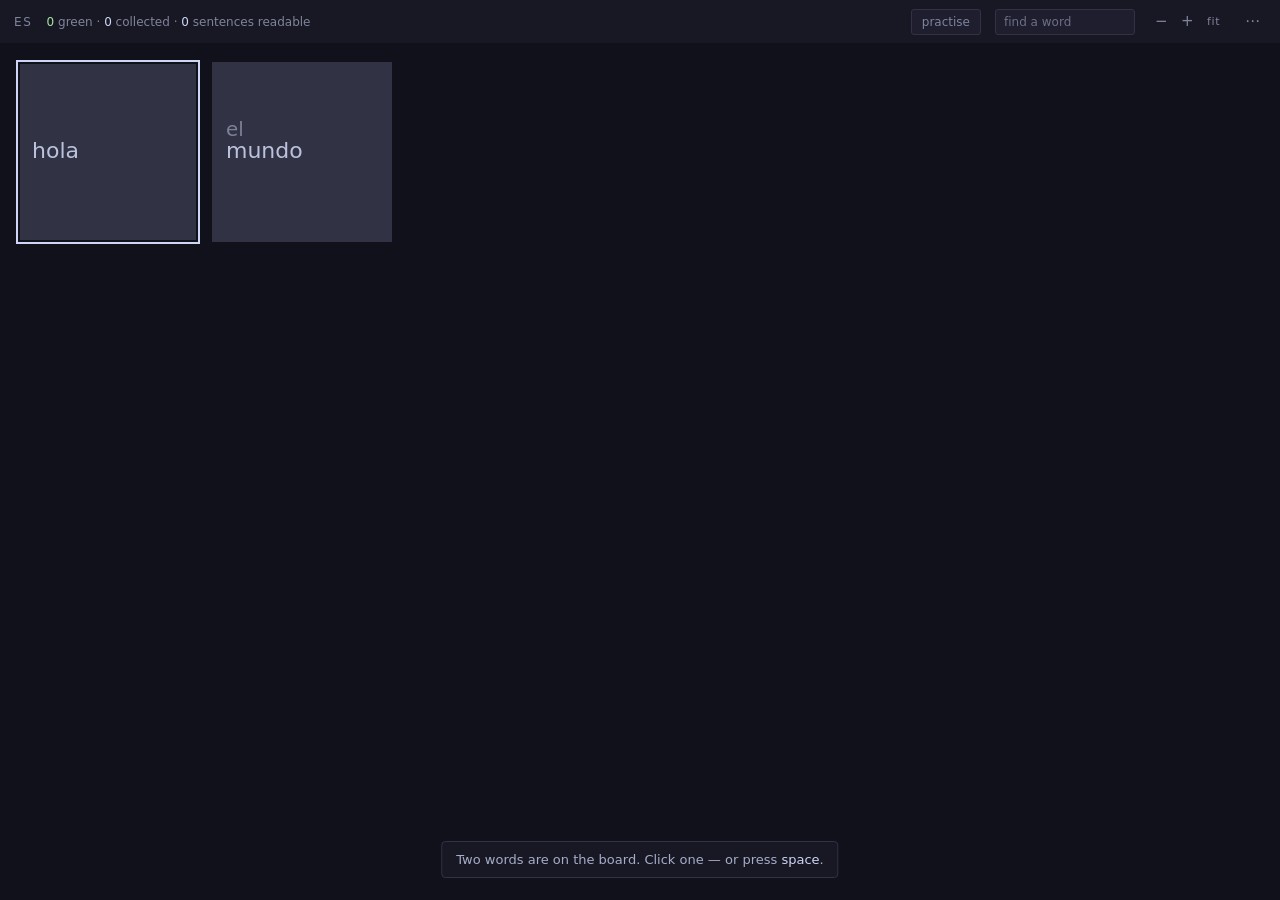
<file: index.html>
<!doctype html>
<html lang="en">
  <head>
    <meta charset="UTF-8" />
    <meta name="viewport" content="width=device-width,initial-scale=1,viewport-fit=cover" />
    <meta name="color-scheme" content="dark" />
    <title>Sektile</title>
    <link rel="manifest" href="/manifest.webmanifest" />
    <meta name="theme-color" content="#11111b" />
    <link rel="apple-touch-icon" href="/icons/apple-touch-icon.png" />
    <link rel="icon" type="image/png" href="/icons/favicon.png" />
    <meta name="apple-mobile-web-app-capable" content="yes" />
    <meta name="mobile-web-app-capable" content="yes" />
    <meta name="apple-mobile-web-app-status-bar-style" content="black-translucent" />
    <meta name="apple-mobile-web-app-title" content="Sektile" />
    <style>html,body{background:#11111b;margin:0}</style>
    <script type="module" crossorigin src="/assets/index-BljM2Lk9.js"></script>
    <link rel="stylesheet" crossorigin href="/assets/index-B5CyEdyb.css">
  </head>
  <body>
    <div id="app"></div>
  </body>
</html>
</file>
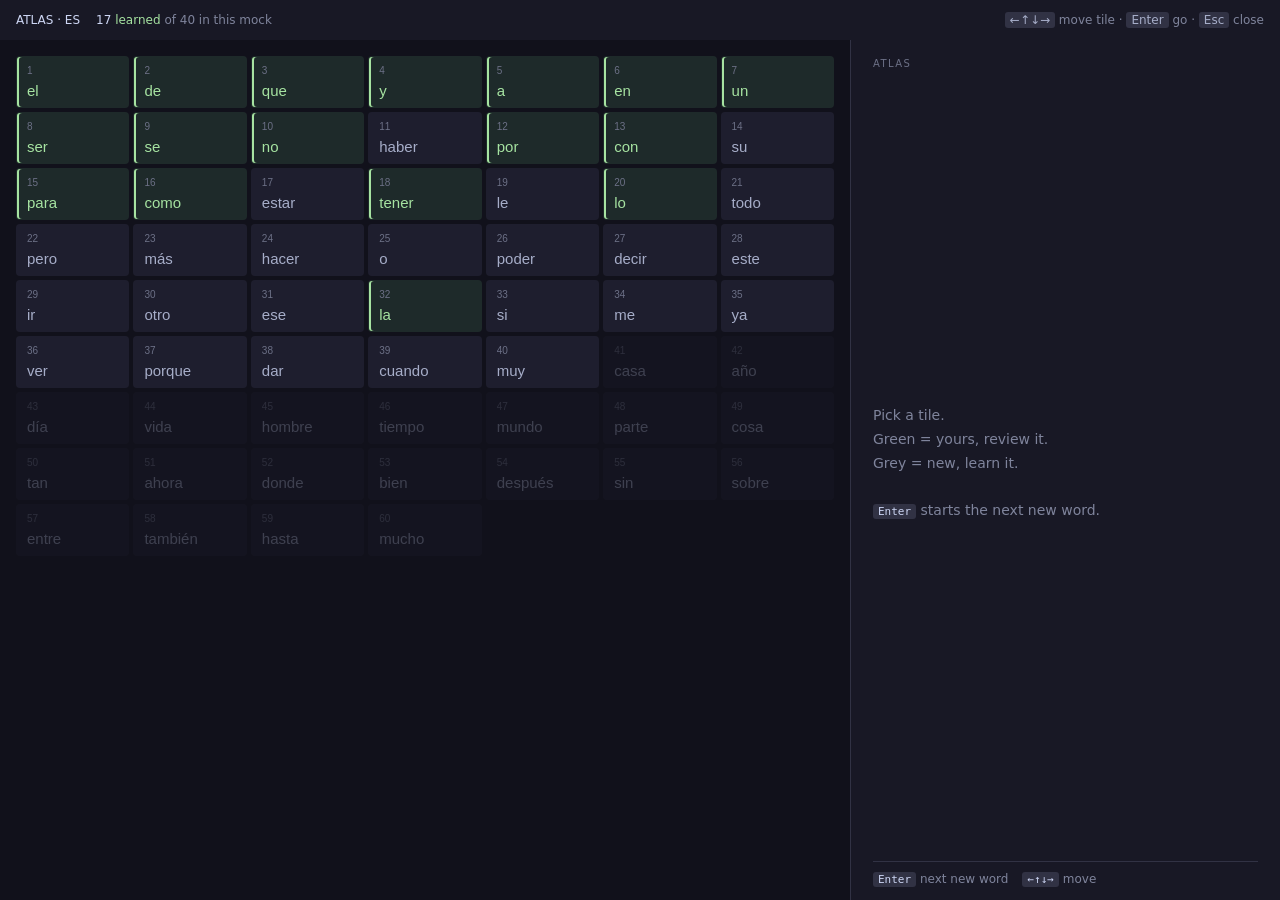
<file: cards/a-morph/index.html>
<!doctype html>
<html lang="en"><head><meta charset="utf-8"><meta name="viewport" content="width=device-width,initial-scale=1">
<title>Atlas · one panel</title>
<style>
:root{--crust:#11111b;--mantle:#181825;--base:#1e1e2e;--s0:#313244;--s1:#45475a;--o0:#6c7086;--o1:#7f849c;--sub0:#a6adc8;--text:#cdd6f4;--lav:#b4befe;--green:#a6e3a1;--red:#f38ba8;font-family:Inter,system-ui,sans-serif}
*{box-sizing:border-box;margin:0}
html,body{height:100%;background:var(--crust);color:var(--text);overflow:hidden}
body{display:flex;flex-direction:column}
.bar{flex:none;height:40px;display:flex;align-items:center;gap:16px;padding:0 16px;background:var(--mantle);font-size:12px;color:var(--o1)}
.bar b{color:var(--text);font-weight:500}.bar em{font-style:normal;color:var(--green)}
.bar .sp{flex:1}.bar kbd{font:inherit;color:var(--sub0)}
main{flex:1;min-height:0;display:flex}
#atlas{flex:1;min-width:0;overflow:auto;padding:16px;display:grid;grid-template-columns:repeat(auto-fill,minmax(104px,1fr));gap:4px;align-content:start;scrollbar-width:thin;scrollbar-color:var(--s0) transparent}
.t{position:relative;height:52px;padding:8px 10px;background:var(--base);border:1px solid transparent;border-radius:4px;text-align:left;color:var(--sub0);font-size:15px;cursor:pointer;display:flex;flex-direction:column;justify-content:space-between;overflow:hidden}
.t small{font-size:10px;color:var(--o0);font-variant-numeric:tabular-nums}
.t:hover{background:var(--s0)}
.t.L{color:var(--green);background:#1e2a2a;box-shadow:inset 2px 0 var(--green)}
.t.L:hover{background:#243434}
.t.X{opacity:.3;cursor:default}
.t.S{border-color:var(--lav);background:var(--s0);color:var(--text)}
.t.L.S{color:var(--green)}
#card{flex:none;width:430px;background:var(--mantle);border-left:1px solid var(--s0);padding:18px 22px 14px;display:flex;flex-direction:column;overflow:hidden}
.top{display:flex;gap:10px;font-size:10px;letter-spacing:.14em;text-transform:uppercase;color:var(--o0);height:16px}
.top i{font-style:normal;color:var(--lav)}.top .sp{flex:1}
.rail{display:flex;gap:4px;margin-top:10px}
.rail i{flex:1;height:3px;border-radius:2px;background:var(--s0)}
.rail i.on{background:var(--lav)}.rail i.ok{background:var(--green)}
.railL{display:flex;gap:4px;margin-top:4px;font-size:10px;color:var(--o0)}
.railL span{flex:1}.railL span.on{color:var(--sub0)}
.word{height:46px;margin-top:20px;display:flex;align-items:baseline;gap:12px;white-space:nowrap}
.word h2{font-size:34px;font-weight:600;letter-spacing:-.01em}
.word h2.hid{color:var(--s1);letter-spacing:.12em}
.word h2.ok{color:var(--green)}.word h2.bad{color:var(--red)}
.word span{font-size:19px;color:var(--lav)}
.sub{height:20px;font-size:13px;color:var(--o1)}.sub .ok{color:var(--green)}.sub b{color:var(--text);font-weight:500}
.sent{height:112px;margin-top:10px;font-size:18px;line-height:1.45}
.sent mark{background:none;color:var(--lav);font-weight:500;border-bottom:2px solid var(--lav)}
.sent .gap{color:var(--lav);letter-spacing:.1em}
.sent p.en{font-size:13px;color:var(--o1);margin-top:6px;line-height:1.4}
.in{display:block;width:100%;height:46px;margin-top:6px;background:var(--base);border:1px solid var(--s1);border-radius:5px;color:var(--text);font:18px Inter,system-ui,sans-serif;padding:0 14px;outline:none}
.in:focus{border-color:var(--lav)}.in::placeholder{color:var(--o0)}
.in[readonly]{border-color:var(--s0);color:var(--sub0)}
.in.bad{border-color:var(--red);animation:sh .25s}
.in.ok{border-color:var(--green)}
@keyframes sh{25%{transform:translateX(-4px)}75%{transform:translateX(4px)}}
.fb{height:26px;margin-top:8px;font-size:13px;color:var(--o1)}.fb .ok{color:var(--green)}.fb .bad{color:var(--red)}
.ex{flex:1;min-height:0;overflow:auto;margin-top:6px;display:flex;flex-direction:column;gap:10px;font-size:13px;color:var(--sub0);line-height:1.45}
.ex .k{font-size:10px;letter-spacing:.14em;text-transform:uppercase;color:var(--o0);display:block;margin-bottom:2px}
.ex .forms span{display:inline-block;padding:1px 7px;margin:0 4px 4px 0;background:var(--base);border-radius:3px;color:var(--text)}
.ex .s2 em{font-style:normal;color:var(--o1)}.ex mark{background:none;color:var(--lav)}
.keys{flex:none;border-top:1px solid var(--s0);padding-top:10px;margin-top:8px;font-size:12px;color:var(--o1);display:flex;gap:14px;flex-wrap:wrap}
kbd{font:11px ui-monospace,monospace;background:var(--s0);color:var(--text);border-radius:3px;padding:1px 5px}
.empty{margin:auto 0;color:var(--o1);font-size:14px;line-height:1.7}
@media(min-width:2400px){#card{width:520px;zoom:1.2}.t{height:60px;font-size:17px}#atlas{grid-template-columns:repeat(auto-fill,minmax(120px,1fr))}}
</style></head><body>
<div class="bar"><b>ATLAS · ES</b><span id="cnt"></span><span class="sp"></span><span><kbd>←↑↓→</kbd> move tile · <kbd>Enter</kbd> go · <kbd>Esc</kbd> close</span></div>
<main><div id="atlas" role="grid"></div><aside id="card"></aside></main>
<script>
// lemma|pos|gloss|es|en|grammar|hook|forms|es2|en2
const RAW=`el|article|the (m.)|{El} otro no es este.|The other one is not this one.|Agrees with its noun: el, la, los, las. a + el = al.|"El Niño", "El Dorado": el = the.|el,los|{El} perro es un amigo.|The dog is a friend.
de|prep.|of, from|Todo es {de} otro.|Everything belongs to someone else.|Marks origin and belonging. de + el = del.|"de" = "of" with the f dropped.|de,del|Soy {de} aquí.|I am from here.
que|conj.|that, which|Digo {que} puedo.|I say that I can.|Links two clauses. English can drop "that"; Spanish cannot.|"Que sera, sera": whatever will be.|que|Creo {que} sí.|I think so.
y|conj.|and|Todo {y} nada.|Everything and nothing.|Becomes e before an i- sound: padres e hijos.|"y" is a fork joining two prongs.|y,e|Tú {y} yo.|You and I.
a|prep.|to, at|Voy {a} ver.|I am going to see.|ir + a + infinitive = going to do. Personal a before people.|"a" is an arrow towards the target.|a,al|Voy {a} casa.|I go home.
en|prep.|in, on, at|Está {en} todo.|It is in everything.|One word for in, on and at.|"en" is "in" without the i.|en|Vivo {en} Madrid.|I live in Madrid.
un|article|a, one|Tengo {un} otro.|I have another one.|un + masculine, una + feminine. Also the number one.|"un" is short for "uno".|un,una|Quiero {un} café.|I want a coffee.
ser|verb|to be (identity)|Esto {es} todo.|This is everything.|Irregular: soy, eres, es, somos, son. Identity and traits; estar for state.|"ser" = essence, what a thing is.|ser,es,soy,eres,somos,son,fue|{Soy} tu amigo.|I am your friend.
se|pron.|oneself; reflexive|Todo {se} hace.|Everything gets done.|Reflexive and impersonal: se hace = it gets done.|"se" = the verb folds back on itself.|se|Aquí {se} habla español.|Spanish is spoken here.
no|adv.|no, not|{No} puedo hacer todo.|I cannot do everything.|Goes straight before the verb. Double negatives are fine.|"no" is the same as English.|no|{No} lo sé.|I do not know.
haber|verb|to have (auxiliary); there is|Ya {ha} dicho todo.|He has already said everything.|Auxiliary only: he, has, ha + participle. hay = there is.|"haber" looks like "have".|haber,ha,he,has,hay,han|{Hay} un problema.|There is a problem.
por|prep.|for, by, through|Lo hago {por} otro.|I do it for someone else.|por = cause or through. para = goal. Learn them as a pair.|"por" ~ "pour": pour through.|por|Gracias {por} todo.|Thanks for everything.
con|prep.|with|Voy {con} todo.|I go with everything.|conmigo, contigo are the merged forms.|"con" ~ "concurrent": together.|con|Café {con} leche.|Coffee with milk.
su|det.|his, her, their, your (formal)|{Su} otro es este.|His other one is this one.|Agrees with the thing owned, not the owner: su, sus.|"su" ~ "sue": whose is it?|su,sus|{Su} casa es grande.|Their house is big.
para|prep.|for, in order to|Es {para} todo.|It is for everything.|para + infinitive = in order to. Goal and recipient.|"para" ~ "parachute": for the landing.|para|Es {para} ti.|It is for you.
como|conj.|like, as; I eat|{Como} todo.|I eat everything.|Also the verb comer (yo): como pan = I eat bread.|"como" ~ "comparable": like.|como|Es {como} tú.|He is like you.
estar|verb|to be (state, place)|Todo {está} en otro.|Everything is in another.|Irregular: estoy, estás, está, estamos, están. State and location.|"estar" ~ "stay": where you stay.|estar,está,estoy,estás,estamos,están|¿Cómo {estás}?|How are you?
tener|verb|to have, to hold|{Tengo} todo.|I have everything.|Irregular: tengo, tienes, tiene. tener que + inf = must.|"tener" ~ "tenant", "tenure": holding.|tener,tengo,tienes,tiene,tienen,tenemos|{Tiene} razón.|He is right.
le|pron.|to him / to her / to you|{Le} digo que no.|I tell him no.|Indirect object. Becomes se before lo/la.|"le" = "to him": hand it over.|le,les|{Le} doy un libro.|I give him a book.
lo|pron.|it, him; the (neuter)|{Lo} hago ya.|I am doing it now.|Direct object: goes before the conjugated verb.|"lo and behold": look at it.|lo|{Lo} sé.|I know it.
todo|pron.|all, everything|Esto es {todo}.|This is everything.|Pronoun: todo. Adjective: todo el día.|"todo" ~ "total".|todo,todos,toda,todas|{Todos} vienen.|Everyone comes.
pero|conj.|but|Puedo, {pero} no lo hago.|I can, but I do not do it.|pero = but. sino = but rather.|"pero": perhaps, though.|pero|Es pequeño, {pero} fuerte.|He is small, but strong.
más|adv.|more|Dice {más} que todo.|He says more than everything.|más que = more than. Accent separates it from mas = but.|"más" ~ "mass": more mass.|más|Quiero {más} agua.|I want more water.
hacer|verb|to do, to make|No puedo {hacer} todo.|I cannot do everything.|Irregular: hago, hace. hecho = done. Weather: hace frío.|"hacer" ~ "fact": hecho.|hacer,hago,hace,hacen,haces,hecho|¿Qué {haces}?|What are you doing?
o|conj.|or|Este {o} otro.|This one or the other.|Becomes u before o-: siete u ocho.|"o" is a loop: pick one.|o|¿Té {o} café?|Tea or coffee?
poder|verb|to be able, can|{Puedo} ir, pero no voy.|I can go, but I am not going.|Stem change o→ue: puedo, puedes, puede.|"poder" = "power".|poder,puedo,puedes,puede,pueden,podemos|¿{Puedes} venir?|Can you come?
decir|verb|to say, to tell|Me {dice} que no.|He tells me no.|Irregular: digo, dices, dice. Reported speech: decir que.|"decir" ~ "diction", "dictate".|decir,digo,dices,dice,dicen,dicho|Lo {dicen} todos.|Everyone says it.
este|det.|this|{Este} es otro.|This one is another.|este/esta/estos/estas; esto = neuter, for ideas.|"este" ~ "east of here".|este,esto,esta,estos,estas|{Esta} casa es mía.|This house is mine.
ir|verb|to go|{Voy} a ver.|I am going to see.|Fully irregular: voy, vas, va, vamos, van.|"ir" ~ "air out": leave.|ir,voy,vas,va,vamos,van|{Vamos} a casa.|Let us go home.
otro|det.|other, another|Este es {otro}.|This one is another.|No article: otro libro = another book.|"otro" ~ "other".|otro,otra,otros,otras|Quiero {otro} café.|I want another coffee.
ese|det.|that (near you)|{Ese} es otro.|That one is another.|ese = near you, aquel = far from both.|"ese": the thing over there.|ese,eso,esa,esos,esas|{Eso} es todo.|That is all.
la|article|the (f.)|{La} otra es esta.|The other one is this one.|la + feminine noun. As pronoun: her, it.|"la la la": the feminine note.|la,las|{La} casa es grande.|The house is big.
si|conj.|if|{Si} puedo, voy.|If I can, I go.|si = if (no accent). sí = yes (accent).|"si": see if.|si|{Si} quieres, vamos.|If you want, let us go.
me|pron.|me, to me|No {me} ve.|He does not see me.|Before the conjugated verb. Also reflexive: me llamo.|"me" is me.|me|{Me} gusta.|I like it.
ya|adv.|already, now|{Ya} lo hago.|I am already doing it.|ya no = no longer. Also "right away".|"ya" ~ "yeah, already".|ya|{Ya} voy.|I am coming.
ver|verb|to see|No lo {veo}.|I do not see it.|Irregular: veo, ves, ve. a ver = let us see.|"ver" ~ "view", "video".|ver,veo,ves,ve,ven,vemos|Nos {vemos} mañana.|See you tomorrow.
porque|conj.|because|Lo hago {porque} puedo.|I do it because I can.|porque (because), por qué (why), el porqué (the reason).|porque = por + que: "for that".|porque|No voy {porque} no puedo.|I am not going because I cannot.
dar|verb|to give|Me {da} todo.|He gives me everything.|Irregular: doy, das, da, damos, dan.|"dar" ~ "donate".|dar,doy,das,da,damos,dan|Te {doy} un libro.|I give you a book.
cuando|conj.|when|{Cuando} puedo, voy.|When I can, I go.|cuando = when. cuándo (accent) = when? in questions.|"cuando" ~ French "quand".|cuando|¿{Cuándo} vienes?|When are you coming?
muy|adv.|very|No lo veo {muy} bien.|I do not see it very well.|muy + adjective/adverb. mucho before nouns and verbs.|"muy" ~ "mooey": very.|muy|Es {muy} grande.|It is very big.`;
const W=RAW.split('\n').map((l,i)=>{const p=l.split('|');return{r:i+1,lem:p[0],pos:p[1],gl:p[2],es:p[3],en:p[4],gr:p[5],hk:p[6],forms:p[7].split(','),es2:p[8],en2:p[9]}});
const EXTRA='casa,año,día,vida,hombre,tiempo,mundo,parte,cosa,tan,ahora,donde,bien,después,sin,sobre,entre,también,hasta,mucho'.split(',');
const TILES=W.map(w=>w.lem).concat(EXTRA);
const LEARNED=new Set('el de que y a en un ser se no por con para como tener lo la'.split(' '));
const FM={};W.forEach(w=>w.forms.concat([w.lem]).forEach(f=>FM[f]=w.lem));
const norm=s=>s.toLowerCase().normalize('NFD').replace(/[̀-ͯ]/g,'').replace(/[^a-zñ ]/g,'').trim();
const toks=s=>s.toLowerCase().replace(/[{}¿?¡!.,]/g,' ').split(/\s+/).filter(Boolean);
const lit=s=>s.replace(/\{(.+?)\}/,'<mark>$1</mark>');
const target=s=>s.match(/\{(.+?)\}/)[1];
const cloze=s=>s.replace(/\{(.+?)\}/,(m,a)=>'<span class="gap">'+'_'.repeat(a.length)+'</span>');
function enOK(w){ // English only if every other word is already yours
  const t=target(w.es).toLowerCase();let skip=true;
  return toks(w.es.replace(/\{.+?\}/,' ')).every(x=>LEARNED.has(FM[x]||'?'));}
const $=id=>document.getElementById(id),atlas=$('atlas'),card=$('card');
let sel=-1,step='',guess='',missed=false,slip=false,res='';
const has=i=>i>=0&&i<W.length;
function tiles(){atlas.innerHTML=TILES.map((l,i)=>`<button class="t ${i<W.length?(LEARNED.has(l)?'L':''):'X'} ${i===sel?'S':''}" data-i="${i}" tabindex="-1"><small>${i+1}</small>${l}</button>`).join('');
  $('cnt').innerHTML=`<b>${LEARNED.size}</b> <em>learned</em> of ${W.length} in this mock`;}
function select(i){if(!has(i))return;sel=i;const w=W[i];guess='';missed=false;slip=false;res='';step=LEARNED.has(w.lem)?'ask':'guess';tiles();draw();
  const t=atlas.querySelector('.S');t&&t.scrollIntoView({block:'nearest'});}
function nextUnlearned(from){for(let k=1;k<=W.length;k++){const i=(from+k)%W.length;if(!LEARNED.has(W[i].lem))return i}return -1}
function nextLearned(from){for(let k=1;k<=W.length;k++){const i=(from+k)%W.length;if(LEARNED.has(W[i].lem))return i}return -1}
const rail=(n,labels,ok)=>`<div class="rail">${labels.map((_,i)=>`<i class="${i<n?(ok?'ok':'on'):i==n?'on':''}"></i>`).join('')}</div><div class="railL">${labels.map((l,i)=>`<span class="${i==n?'on':''}">${l}</span>`).join('')}</div>`;
function frame(o){card.innerHTML=`<div class="top"><span>${o.kind} <i>#${o.w.r}</i></span><span>${o.w.pos}</span><span class="sp"></span><span>esc</span></div>${o.rail}
<div class="word">${o.word}</div><div class="sub">${o.sub||''}</div><div class="sent">${o.sent||''}</div>
<input class="in ${o.cls||''}" id="inp" autocomplete="off" spellcheck="false" ${o.ro?'readonly':''} placeholder="${o.ph}" value="${o.val||''}">
<div class="fb">${o.fb||''}</div><div class="ex">${o.ex||''}</div><div class="keys">${o.keys}</div>`;
  const i=$('inp');i.focus();}
const deepen=w=>`<div class="forms"><span class="k">forms</span>${w.forms.map(f=>`<span>${f}</span>`).join('')}</div><div class="s2"><span class="k">also</span>${lit(w.es2)}<br><em>${w.en2}</em></div><div><span class="k">hook</span>${w.hk}</div><div><span class="k">grammar</span>${w.gr}</div>`;
const K=(...a)=>a.map(([k,t])=>`<span><kbd>${k}</kbd> ${t}</span>`).join('');
function draw(){
  if(!has(sel)){card.innerHTML=`<div class="top"><span>Atlas</span></div><div class="empty">Pick a tile.<br>Green = yours, review it.<br>Grey = new, learn it.<br><br><kbd>Enter</kbd> starts the next new word.</div><div class="keys">${K(['Enter','next new word'],['←↑↓→','move'])}</div>`;return}
  const w=W[sel],L=['guess','meet','recall'];
  if(step=='guess')return frame({kind:'Learn',w,rail:rail(0,L),word:`<h2>${w.lem}</h2>`,sub:'What might it mean?',sent:lit(w.es),ph:'your guess in English',keys:K(['Enter','commit'],['Enter on empty','no idea'],['←→','tile (when empty)'])});
  if(step=='meet'){const g=guess?(norm(w.gl).split(/\s+/).some(x=>x.length>2&&norm(guess).split(/\s+/).includes(x))?`you guessed <b>${guess}</b> <span class="ok">✓</span>`:`you guessed <b>${guess}</b>`):'no idea: that is fine';
    return frame({kind:'Learn',w,rail:rail(1,L),word:`<h2>${w.lem}</h2><span>${w.gl}</span>`,sub:g,sent:lit(w.es)+(enOK(w)?`<p class="en">${w.en}</p>`:''),ro:1,ph:'↵ then type it from memory',ex:`<div><span class="k">grammar</span>${w.gr}</div><div><span class="k">hook</span>${w.hk}</div>`,keys:K(['Enter','recall it'],['Esc','close'])});}
  if(step=='recall'||step=='miss'){const m=step=='miss';
    return frame({kind:'Learn',w,rail:rail(2,L),word:m?`<h2 class="bad">${w.lem}</h2>`:`<h2 class="hid">${'·'.repeat(w.lem.length)}</h2><span>${w.gl}</span>`,sub:m?'':'Type the Spanish word.',sent:cloze(w.es)+(enOK(w)?`<p class="en">${w.en}</p>`:''),ro:m,cls:m?'bad':'',val:m?res:'',ph:'type it in Spanish',fb:m?`<span class="bad">✗ you wrote ${res||'nothing'}: it is ${w.lem}</span>`:(missed?'<span>again</span>':''),keys:m?K(['Enter','hide it, try again']):K(['Enter','check'],['Enter on empty','show me'])});}
  if(step=='done'){const nx=nextUnlearned(sel);
    return frame({kind:'Learn',w,rail:rail(3,L,1),word:`<h2 class="ok">${w.lem}</h2><span>${w.gl}</span>`,sub:`<span class="ok">✓ ${w.lem} is yours</span> · rated <b>${missed||slip?'hard':'good'}</b> · back in ${missed||slip?'1 day':'3 days'}`,sent:lit(w.es)+`<p class="en">${w.en}</p>`,ro:1,cls:'ok',val:w.lem,ph:'',ex:`<div class="forms"><span class="k">forms</span>${w.forms.map(f=>`<span>${f}</span>`).join('')}</div>`,keys:nx>=0?K(['Enter',`next: ${W[nx].lem}`],['←↑↓→','pick another']):K(['Esc','close'])});}
  if(step=='ask'||step=='reveal'){const r=step=='reveal',R=['recall','reveal','deepen'];
    return frame({kind:'Review',w,rail:rail(r?2:0,R,r),word:r?`<h2 class="${res=='ok'?'ok':res=='bad'?'bad':''}">${w.lem}</h2><span>${w.gl}</span>`:`<h2 class="hid">${'·'.repeat(w.lem.length)}</h2><span>${w.gl}</span>`,sub:r?(res=='ok'?'<span class="ok">✓ remembered</span> · back in '+(slip?'2 days':'9 days'):`<span style="color:var(--red)">✗ ${guess?'you wrote '+guess:'not recalled'}</span> · back tomorrow`):'Recall it before looking.',sent:r?lit(w.es)+`<p class="en">${w.en}</p>`:cloze(w.es),ro:r,cls:r?(res=='ok'?'ok':'bad'):'',val:r?guess:'',ph:'type it in Spanish',ex:r?deepen(w):'',keys:r?K(['Enter',`next due: ${W[nextLearned(sel)].lem}`],['←↑↓→','move']):K(['Enter','check'],['Enter on empty','reveal'])});}
}
function enter(){
  const v=$('inp')?$('inp').value.trim():'';
  if(!has(sel)){const n=nextUnlearned(-1);return select(n)}
  const w=W[sel];
  if(step=='guess'){guess=v;step='meet';return draw()}
  if(step=='meet'){step='recall';return draw()}
  if(step=='recall'){const ok=v&&(norm(v)==norm(w.lem)||norm(v)==norm(target(w.es)));
    if(ok){slip=(v.toLowerCase()!=w.lem&&v.toLowerCase()!=target(w.es).toLowerCase());LEARNED.add(w.lem);step='done';tiles();return draw()}
    missed=true;res=v;step='miss';draw();$('inp').classList.add('bad');return}
  if(step=='miss'){step='recall';return draw()}
  if(step=='done'){const n=nextUnlearned(sel);return n>=0?select(n):draw()}
  if(step=='ask'){const ok=v&&(norm(v)==norm(w.lem)||norm(v)==norm(target(w.es)));slip=ok&&v.toLowerCase()!=w.lem&&v.toLowerCase()!=target(w.es).toLowerCase();res=ok?'ok':'bad';guess=v;step='reveal';return draw()}
  if(step=='reveal')return select(nextLearned(sel));
}
function move(dx,dy){if(!has(sel)){return select(0)}const cols=getComputedStyle(atlas).gridTemplateColumns.split(' ').length;
  let n=sel+dx+dy*cols;if(n<0||n>=W.length)return;select(n)}
document.addEventListener('keydown',e=>{
  const inp=$('inp'),empty=!inp||!inp.value||inp.readOnly;
  if(e.key=='Enter'){e.preventDefault();enter()}
  else if(e.key=='Escape'){sel=-1;step='';tiles();draw()}
  else if(e.key.startsWith('Arrow')&&(empty||e.altKey)){e.preventDefault();({ArrowLeft:()=>move(-1,0),ArrowRight:()=>move(1,0),ArrowUp:()=>move(0,-1),ArrowDown:()=>move(0,1)})[e.key]()}
});
atlas.addEventListener('click',e=>{const b=e.target.closest('.t');if(b&&!b.classList.contains('X'))select(+b.dataset.i)});
tiles();draw();
</script></body></html>
</file>
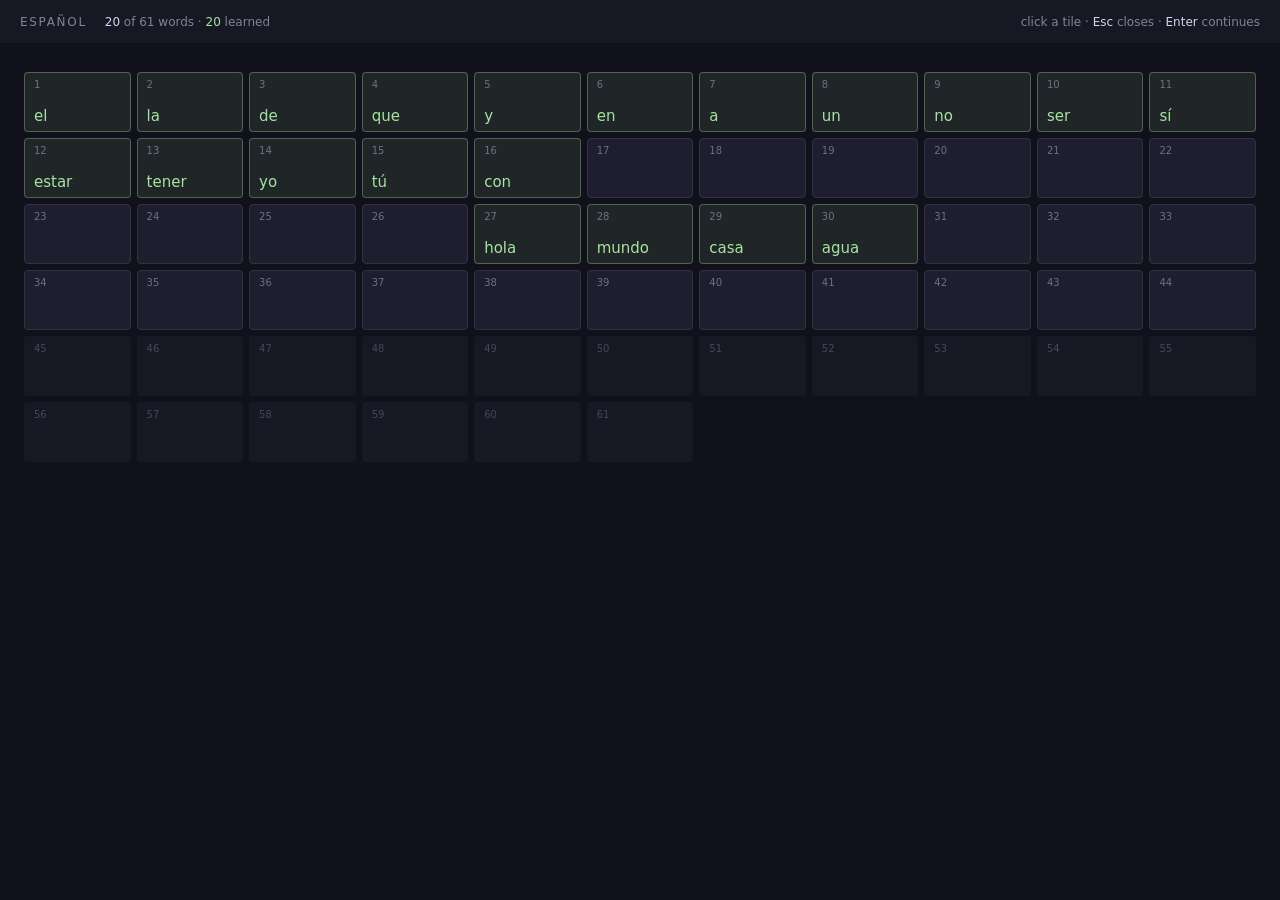
<file: cards/b-sentence/index.html>
<!doctype html>
<html lang="en">
<head>
<meta charset="utf-8">
<meta name="viewport" content="width=device-width,initial-scale=1">
<title>Cards B · sentence-first</title>
<style>
:root{
  --crust:#11111b; --mantle:#181825; --base:#1e1e2e;
  --surface0:#313244; --surface1:#45475a; --surface2:#585b70;
  --overlay0:#6c7086; --overlay1:#7f849c; --subtext0:#a6adc8; --subtext1:#bac2de; --text:#cdd6f4;
  --lavender:#b4befe; --green:#a6e3a1; --red:#f38ba8;
  font-family: Inter, system-ui, -apple-system, "Segoe UI", sans-serif;
}
*{box-sizing:border-box;margin:0}
html,body{height:100%;background:var(--crust);color:var(--text);overflow:hidden}
button{font:inherit;color:inherit;background:none;border:0;cursor:pointer}
input{font:inherit;color:inherit}
.bar{height:44px;display:flex;align-items:center;gap:18px;padding:0 20px;background:var(--mantle);border-bottom:1px solid var(--crust);font-size:12px;color:var(--overlay1)}
.bar .lang{letter-spacing:.14em;text-transform:uppercase}
.bar b{color:var(--text);font-weight:500}.bar em{font-style:normal;color:var(--green)}
.bar .sp{flex:1}
.atlas{width:min(2600px,calc(100% - 48px));margin:28px auto 0;display:grid;grid-template-columns:repeat(auto-fill,minmax(clamp(104px,5vw,170px),1fr));gap:6px;transition:opacity .25s}
.t{height:clamp(60px,3.6vw,100px);border-radius:4px;background:var(--base);border:1px solid var(--surface0);display:flex;flex-direction:column;justify-content:space-between;padding:6px 9px;text-align:left;transition:opacity .25s,background .3s,border-color .3s}
.t small{font-size:10px;color:var(--overlay0);font-variant-numeric:tabular-nums}
.t span{font-size:clamp(15px,.95vw,22px);color:var(--green);min-height:18px}
.t:hover{border-color:var(--surface2)}
.t.on{background:#a6e3a11a;border-color:#a6e3a155}
.t.lock{background:var(--mantle);border-color:transparent;cursor:default}
.t.lock small{color:var(--surface1)}
.t.sel{border-color:var(--lavender);box-shadow:0 0 0 1px var(--lavender)}
.atlas.dim .t:not(.sel){opacity:.35}
.tip{position:fixed;z-index:40;pointer-events:none;display:none;background:var(--mantle);border:1px solid var(--surface1);border-radius:3px;padding:3px 8px;font-size:13px}
.tip:after{content:"";position:absolute;left:50%;top:100%;margin-left:-5px;border:5px solid transparent;border-top-color:var(--surface1)}

/* sheet */
.sheet{position:fixed;left:50%;bottom:0;width:min(clamp(1240px,48vw,1760px),calc(100vw - 48px));transform:translate(-50%,100%);transition:transform .28s cubic-bezier(.2,.8,.2,1);background:var(--mantle);border:1px solid var(--surface1);border-bottom:0;border-radius:8px 8px 0 0;padding:20px clamp(44px,3vw,72px) 22px;z-index:20;min-height:clamp(312px,22vw,420px);display:flex;flex-direction:column}
.sheet.open{transform:translate(-50%,0)}
.hd{display:flex;align-items:center;gap:14px;font-size:11px;letter-spacing:.14em;text-transform:uppercase;color:var(--overlay0)}
.hd i{font-style:normal;color:var(--lavender)}
.steps{display:flex;gap:6px;margin-left:6px}
.steps u{width:18px;height:3px;border-radius:2px;background:var(--surface0)}
.steps u.d{background:var(--surface2)}.steps u.c{background:var(--lavender)}.steps u.g{background:var(--green)}
.hd .sp{flex:1}
.x{width:28px;height:28px;border-radius:4px;color:var(--overlay1);font-size:18px;letter-spacing:0}
.x:hover{background:var(--surface0);color:var(--text)}
.mid{flex:1;display:flex;flex-direction:column;justify-content:center;padding:18px 0 14px}
.es{font-size:clamp(28px,2.3vw,62px);line-height:1.35;letter-spacing:-.005em;font-weight:400}
.w{border-radius:3px;position:relative}
.w.k{color:var(--text);cursor:default}
.w.k:hover{background:var(--surface0)}
.w.k:hover:after{content:attr(data-l);position:absolute;left:50%;bottom:calc(100% + 4px);transform:translateX(-50%);background:var(--base);border:1px solid var(--surface1);border-radius:3px;padding:1px 7px;font-size:13px;line-height:1.5;color:var(--subtext1);white-space:nowrap;z-index:3}
.w.u{color:var(--overlay0)}
.w.t0{color:var(--lavender);font-weight:600;border-bottom:2px solid var(--lavender)}
.w.flip{color:var(--lavender);font-style:italic;font-weight:500;animation:fl .45s ease}
@keyframes fl{from{opacity:0;transform:translateY(6px)}to{opacity:1;transform:none}}
.w.ok{color:var(--green);font-weight:600}
.w.rev{color:var(--overlay1);font-weight:500;border-bottom:2px dashed var(--overlay0)}
.gap{background:var(--base);border:0;border-bottom:2px solid var(--lavender);border-radius:3px 3px 0 0;padding:0 6px;text-align:center;font-weight:600;color:var(--lavender);outline:none;letter-spacing:0}
.gap.miss{border-color:var(--red)}
.en{margin-top:16px;font-size:clamp(17px,1.25vw,30px);color:var(--subtext0);line-height:1.45}
.en mark{background:none;color:var(--lavender);font-weight:500}
.en.ghost{color:var(--overlay0)}
.cue{margin-top:16px;font-size:clamp(17px,1.25vw,30px);color:var(--subtext0)}
.cue mark{background:none;color:var(--lavender)}
.note{margin-top:12px;font-size:13px;color:var(--overlay1);min-height:20px;line-height:1.5}
.note b{color:var(--subtext1);font-weight:500}.note .g{color:var(--green)}
.guess{margin-top:26px;display:flex;gap:10px;align-items:center}
.guess input{width:min(360px,50vw);height:38px;background:var(--base);border:1px solid var(--surface0);border-radius:4px;padding:0 12px;font-size:16px}
.guess input:focus,.rl input:focus{outline:none;border-color:var(--lavender)}
.btn{height:38px;padding:0 16px;border-radius:4px;background:var(--surface0);font-size:14px;color:var(--subtext1);white-space:nowrap}
.btn:hover{background:var(--surface1);color:var(--text)}
.btn.p{background:var(--lavender);color:var(--crust);font-weight:500}.btn.p:hover{background:#c6cdff}
kbd{font:inherit;font-size:11px;opacity:.65;margin-left:8px;letter-spacing:.04em}
.ft{display:flex;align-items:center;gap:12px;font-size:12px;color:var(--overlay0);min-height:38px}
.ft .sp{flex:1}
.chips{display:flex;flex-wrap:wrap;gap:6px;margin-top:2px}
.chip{font-size:12px;padding:3px 9px;border-radius:12px;background:var(--base);border:1px solid var(--surface0);color:var(--subtext0)}
.chip.gr{color:var(--lavender);border-color:#b4befe44}
.deep{display:grid;grid-template-columns:1.6fr 1fr 1fr;gap:32px;border-top:1px solid var(--surface0);padding-top:14px;margin-top:6px}
.deep h4{font-size:10px;font-weight:500;letter-spacing:.14em;text-transform:uppercase;color:var(--overlay0);margin-bottom:7px}
.deep .s{font-size:16px;line-height:1.4;cursor:pointer}
.deep .s b{color:var(--lavender);font-weight:600}
.deep .s small{display:block;font-size:13px;color:var(--overlay1);margin-top:2px}
.deep .s:hover small{color:var(--subtext0)}
.deep p{font-size:14px;color:var(--subtext0);line-height:1.45}
.deep .rt{font-size:12px;color:var(--overlay1);margin-top:4px}
mark{background:none;color:var(--lavender);font-weight:500}
</style>
</head>
<body>
<div class="bar"><span class="lang">Español</span><span id="cov"></span><span class="sp"></span><span>click a tile · <b>Esc</b> closes · <b>Enter</b> continues</span></div>
<div class="atlas" id="atlas"></div>
<div class="tip" id="tip"></div>
<div class="sheet" id="sheet"></div>

<script>
// ---------- data ----------
// sentence: "*target*" marks the target; {..} in English marks the matching chunk.
const FORM={soy:'ser',eres:'ser',es:'ser',está:'estar',estoy:'estar',estás:'estar',están:'estar',tengo:'tener',tienes:'tener',tiene:'tener',
 quiero:'querer',quieres:'querer',quiere:'querer',voy:'ir',vas:'ir',veo:'ver',ves:'ver',hablo:'hablar',hablas:'hablar',como:'comer',comes:'comer',
 bebo:'beber',buena:'bueno',buen:'bueno',mala:'malo',pequeña:'pequeño',mucha:'mucho',hago:'hacer',haces:'hacer',qué:'que',
 hombres:'hombre'};
const D={}; const ORDER=[];
function w(l,pos,gloss,s,x){D[l]=Object.assign({l,pos,gloss,s},x||{});}
// learned at start
w('el','article','the (m.)',[['*El* mundo es grande.','{The} world is big.'],['*El* agua.','{The} water.']],{g:'el + masculine noun'});
w('la','article','the (f.)',[['*La* casa es grande.','{The} house is big.'],['*La* noche.','{The} night.']],{g:'la + feminine noun'});
w('de','preposition','of, from',[['El agua *de* la casa.','The water {from} the house.'],['La casa *de* un hombre.','The house {of} a man.']],{h:'de + el contracts to del'});
w('que','conjunction, pronoun','that, what',[['¿*Qué* tienes?','{What} do you have?'],['¿*Qué* haces en casa?','{What} are you doing at home?']],{g:'qué with an accent = a question'});
w('y','conjunction','and',[['Tú *y* yo.','You {and} I.'],['El día *y* la noche.','The day {and} the night.']]);
w('en','preposition','in, on, at',[['Estoy *en* casa.','I\'m {at} home.'],['Tú estás *en* la casa.','You are {in} the house.']]);
w('a','preposition','to, at',[['Voy *a* la casa.','I\'m going {to} the house.']],{g:'ir a = to go to'});
w('un','article','a, one (m.)',[['Yo soy *un* niño.','I am {a} boy.'],['*Un* día en casa.','{A} day at home.']]);
w('no','adverb','no, not',[['Yo *no* soy tú.','I am {not} you.'],['*No* tengo agua.','I {don\'t} have water.']],{g:'no goes right before the verb'});
w('ser','verb','to be (what you are)',[['Yo *soy* un niño.','I {am} a boy.'],['La casa *es* grande.','The house {is} big.']],{f:['soy','eres','es','somos','son'],g:'ser = identity, traits',h:'soy = I am, es = it is'});
w('sí','adverb','yes',[['¿Tienes agua? *Sí*.','Do you have water? {Yes}.']],{g:'sí with an accent = yes; si = if'});
w('estar','verb','to be (where/how you are)',[['*Estoy* en casa.','I {am} at home.'],['El agua *está* aquí.','The water {is} here.']],{f:['estoy','estás','está','estamos','están'],g:'estar = place, state'});
w('tener','verb','to have',[['*Tengo* agua.','I {have} water.'],['Tú *tienes* mucha agua.','You {have} a lot of water.']],{f:['tengo','tienes','tiene','tenemos','tienen'],g:'yo-form tengo: irregular'});
w('yo','pronoun','I',[['*Yo* estoy en casa.','{I} am at home.'],['*Yo* tengo agua.','{I} have water.']],{g:'often dropped: tengo agua'});
w('tú','pronoun','you (informal)',[['¿*Tú* estás en casa?','Are {you} at home?'],['*Tú* tienes agua.','{You} have water.']],{g:'tú = you, tu = your'});
w('con','preposition','with',[['Yo como *con* el niño.','I eat {with} the boy.'],['¿Hablas *con* el hombre?','Do you speak {with} the man?']]);
w('hola','interjection','hello',[['*Hola*, mundo.','{Hello}, world.'],['*Hola*, ¿estás en casa?','{Hello}, are you at home?']],{h:'h is silent: "OH-la"'});
w('mundo','noun (m.)','world',[['Hola, *mundo*.','Hello, {world}.'],['Un *mundo* grande.','A big {world}.']],{h:'mundane = of this world'});
w('casa','noun (f.)','house, home',[['Estoy en *casa*.','I\'m at {home}.'],['La *casa* es grande.','The {house} is big.']],{h:'casino began as "little house"'});
w('agua','noun (f.)','water',[['Yo bebo *agua*.','I drink {water}.'],['El *agua* es buena.','The {water} is good.']],{h:'aquarium, aquatic',g:'el agua: feminine, but takes el'});
// to learn
w('hacer','verb','to do, to make',[['¿Qué *haces* en casa?','What {are you doing} at home?'],['Tú *haces* un buen día.','You {make} a good day.']],{f:['hago','haces','hace','hacemos','hacen'],g:'yo-form hago: irregular',h:'fact, factory: things made'});
w('ir','verb','to go',[['Yo *voy* a casa.','I\'m {going} home.'],['¿Tú *vas* a la casa?','{Are you going} to the house?']],{f:['voy','vas','va','vamos','van'],g:'ir a + place',h:'no resemblance, so learn it by use'});
w('ver','verb','to see',[['Yo *veo* el mundo.','I {see} the world.'],['¿Tú *ves* la casa?','Do you {see} the house?']],{f:['veo','ves','ve','vemos','ven'],h:'vision, video'});
w('querer','verb','to want',[['*Quiero* agua.','I {want} water.'],['¿Tú *quieres* agua?','Do you {want} water?']],{f:['quiero','quieres','quiere','queremos','quieren'],g:'e becomes ie: quiero',h:'query: you ask for something'});
w('muy','adverb','very',[['Tú eres *muy* grande.','You are {very} big.'],['La casa es *muy* pequeña.','The house is {very} small.']],{g:'never changes: muy grande, muy grandes'});
w('todo','adjective, pronoun','all, every',[['Tengo *todo* en casa.','I have {everything} at home.'],['Yo como *todo* el día.','I eat {all} day.']],{g:'agrees: todo, toda, todos'});
w('aquí','adverb','here',[['Estoy *aquí*.','I am {here}.'],['El agua está *aquí*.','The water is {here}.']]);
w('ahora','adverb','now',[['Estoy en casa *ahora*.','I\'m at home {now}.'],['¿Quieres agua *ahora*?','Do you want water {now}?']],{h:'a + hora (hour): "at this hour"'});
w('mucho','adjective, adverb','a lot, much',[['Tengo *mucha* agua.','I have {a lot of} water.'],['Tú no hablas *mucho*.','You don\'t talk {much}.']],{g:'agrees: mucho, mucha, muchos',h:'much'});
w('también','adverb','also, too',[['Tú tienes agua y yo *también*.','You have water and {so do} I.'],['Yo *también* estoy en casa.','I\'m {also} at home.']],{h:'tan + bien: "so well"'});
w('día','noun (m.)','day',[['Un *día* en casa.','A {day} at home.'],['Hola, buen *día*.','Hello, good {day}.']],{g:'masculine despite the -a',h:'diary'});
w('hombre','noun (m.)','man',[['Yo soy un *hombre*.','I am a {man}.'],['El *hombre* tiene agua.','The {man} has water.']],{h:'hombre: also the Spanish "human"'});
w('mujer','noun (f.)','woman',[['La *mujer* tiene agua.','The {woman} has water.'],['El hombre y la *mujer* están en casa.','The man and the {woman} are at home.']]);
w('niño','noun (m.)','boy, child',[['Yo soy un *niño*.','I am a {boy}.'],['El *niño* quiere agua.','The {boy} wants water.']],{g:'niña = girl; ñ is its own letter'});
w('año','noun (m.)','year',[['Un *año* y un día.','A {year} and a day.'],['Un buen *año*.','A good {year}.']],{h:'annual'});
w('tiempo','noun (m.)','time, weather',[['Yo no tengo *tiempo*.','I don\'t have {time}.'],['El *tiempo* es bueno.','The {weather} is good.']],{h:'temporal'});
w('noche','noun (f.)','night',[['El día y la *noche*.','The day and the {night}.'],['Yo no como de *noche*.','I don\'t eat {at night}.']],{h:'nocturnal'});
w('bueno','adjective','good',[['El agua es *buena*.','The water is {good}.'],['Tú eres *bueno*.','You are {good}.']],{g:'buen before a masculine noun: buen día',h:'bonus, bonbon'});
w('malo','adjective','bad',[['La casa no es *mala*.','The house isn\'t {bad}.'],['Yo no soy *malo*.','I\'m not {bad}.']],{h:'malice, malady'});
w('grande','adjective','big, large',[['La casa es *grande*.','The house is {big}.'],['Un mundo *grande*.','A {big} world.']],{g:'one form for both genders',h:'grand'});
w('pequeño','adjective','small',[['La casa es *pequeña*.','The house is {small}.'],['El mundo es grande y yo soy *pequeño*.','The world is big and I am {small}.']],{g:'pequeño, pequeña'});
w('hablar','verb','to speak, to talk',[['Yo *hablo* y tú no.','I {speak} and you don\'t.'],['¿Tú *hablas* con el hombre?','Do you {speak} with the man?']],{f:['hablo','hablas','habla','hablamos','hablan'],h:'fable, fabulous'});
w('comer','verb','to eat',[['Yo *como* en casa.','I {eat} at home.'],['Tú *comes* y yo no.','You {eat} and I don\'t.']],{f:['como','comes','come','comemos','comen'],h:'comestible'});
w('beber','verb','to drink',[['Yo *bebo* agua.','I {drink} water.'],['¿Quieres *beber* agua?','Do you want to {drink} water?']],{f:['bebo','bebes','bebe','bebemos','beben'],h:'beverage, imbibe'});

const RANK='el la de que y en a un no ser sí estar tener yo tú con hacer ir ver querer muy todo aquí ahora mucho también hola mundo casa agua día hombre mujer niño año tiempo noche bueno malo grande pequeño hablar comer beber'.split(' ');
while(RANK.length<61)RANK.push(null);
const learned=new Set('el la de que y en a un no ser sí estar tener yo tú con hola mundo casa agua'.split(' '));
const cnt={}; // reps per lemma

// ---------- helpers ----------
const $=s=>document.querySelector(s);
const norm=s=>s.toLowerCase().normalize('NFD').replace(/[̀-ͯ]/g,'').replace(/[^a-zñ ]/g,'').trim();
const esc=s=>s.replace(/[&<>"]/g,c=>({'&':'&amp;','<':'&lt;','>':'&gt;','"':'&quot;'}[c]));
function toks(es){ // -> [{pre,core,post,lemma,t}]
  return es.split(' ').map(p=>{
    const m=p.match(/^([¡¿]*)(.*?)([.,?!;:]*)$/); let core=m[2],t=false;
    if(core.startsWith('*')){t=true;core=core.slice(1,-1);}
    const low=core.toLowerCase();
    return {pre:m[1],core,post:m[3],t,lemma:FORM[low]||low};
  });
}
function unknownOthers(sent,target){return toks(sent[0]).filter(k=>!k.t&&!learned.has(k.lemma)).length;}
function pick(l,i){ // sentence choice: +1 rule, rotate among equals
  const ss=D[l].s.map((s,ix)=>({s,ix,u:unknownOthers(s,l)}));
  const best=Math.min(...ss.map(x=>x.u)); const c=ss.filter(x=>x.u===best);
  return c[(i||0)%c.length];
}
function chunk(en){const m=en.match(/\{(.*?)\}/);return m?m[1]:'';}
function enHtml(en,hide){ return esc(en).replace(/\{(.*?)\}/g,hide?'<mark>$1</mark>':'<mark>$1</mark>'); }
// render spanish; mode: guess | flip | gap | ok | rev | plain
function es(sent,mode,opts){
  opts=opts||{};
  const en=sent[1];
  return toks(sent[0]).map(k=>{
    let core=esc(k.core),h;
    if(k.t){
      if(mode==='guess'||mode==='plain')h=`<span class="w t0">${core}</span>`;
      else if(mode==='flip')h=`<span class="w flip">${esc(chunk(en))}</span>`;
      else if(mode==='ok')h=`<span class="w ok">${core}</span>`;
      else if(mode==='rev')h=`<span class="w rev">${core}</span>`;
      else if(mode==='gap')h=`<input class="gap${opts.miss?' miss':''}" id="ans" autocomplete="off" spellcheck="false" style="width:${k.core.length*.62+2.4}em" ${opts.dis?'disabled':''}>`;
    }else if(learned.has(k.lemma))h=`<span class="w k" data-l="${esc(k.lemma)}">${core}</span>`;
    else h=`<span class="w u">${core}</span>`;
    return k.pre+h+k.post;
  }).join(' ');
}
function steps(a){ // a: 0..3
  return `<span class="steps">${[0,1,2].map(i=>`<u class="${i<a?'d':i===a?'c':''}${a===3?' g':''}"></u>`).join('')}</span>`;
}

// ---------- atlas ----------
let sel=null;
function drawAtlas(){
  $('#atlas').innerHTML=RANK.map((l,i)=>{
    if(!l)return `<div class="t lock"><small>${i+1}</small><span></span></div>`;
    const on=learned.has(l);
    return `<button class="t${on?' on':''}${sel===l?' sel':''}" data-l="${l}"><small>${i+1}</small><span>${on?l:''}</span></button>`;
  }).join('');
  $('#atlas').classList.toggle('dim',!!sel);
  $('#cov').innerHTML=`<b>${learned.size}</b> of ${RANK.length} words · <em>${learned.size}</em> learned`;
}
$('#atlas').addEventListener('click',e=>{const b=e.target.closest('.t[data-l]');if(b)open(b.dataset.l);});
const tip=$('#tip');
$('#atlas').addEventListener('mousemove',e=>{const b=e.target.closest('.t[data-l]');if(!b){tip.style.display='none';return;}
  const r=b.getBoundingClientRect();tip.textContent=b.dataset.l;tip.style.display='block';
  tip.style.left=(r.left+r.width/2-tip.offsetWidth/2)+'px';tip.style.top=(r.top-tip.offsetHeight-8)+'px';});
$('#atlas').addEventListener('mouseleave',()=>tip.style.display='none');

// ---------- sheet ----------
const sheet=$('#sheet'); let S=null;
function open(l){
  tip.style.display='none';
  sel=l; S={l,phase:learned.has(l)?'ask':'guess',si:0,miss:0,guess:'',tries:0,hard:false,shown:false};
  S.mode=learned.has(l)?'review':'learn';
  {const p=pick(l,(cnt[l]||0));S.sent=Object.assign([p.s[0],p.s[1]],{ix:p.ix});}
  drawAtlas(); render(); sheet.classList.add('open');
}
function close(){sel=null;S=null;sheet.classList.remove('open');drawAtlas();}
function head(label,a,extra){
  const d=D[S.l]; const rank=RANK.indexOf(S.l)+1;
  return `<div class="hd"><i>${label}</i><span>#${rank} · ${d.l}${a!==undefined?'':''}</span>${a!==undefined?steps(a):''}<span class="sp"></span>${extra||''}<button class="x" aria-label="close" onclick="close()">×</button></div>`;
}
function foot(left,right){return `<div class="ft"><span>${left||''}</span><span class="sp"></span>${right||''}</div>`;}
const plus1=()=>unknownOthers(S.sent[1]&&S.sent,S.l)===0;
const fullEn=()=>S.sent&&unknownOthers(S.sent,S.l)===0;

function render(){
  const d=D[S.l]; let h='';
  const un=unknownOthers(S.sent,S.l);
  if(S.mode==='learn'){
    if(S.phase==='guess'){
      h=head('new word',0)+`<div class="mid"><div class="es">${es(S.sent[0]?S.sent:S.sent,'guess')}</div>
        <div class="note">${un===0?'Every other word here is yours. Hover one for its lemma.':`<b>${un}</b> muted word${un>1?'s':''} still unknown; the lit word is the one to meet.`}</div>
        <form class="guess" id="gf"><input id="g" autocomplete="off" spellcheck="false" placeholder="what might the lit word mean?"><button type="button" class="btn" id="noidea">no idea</button><button class="btn p">guess<kbd>⏎</kbd></button></form></div>
        ${foot('From the sentence alone. A wrong guess is fine.')}`;
    }else if(S.phase==='meet'){
      const g=S.guess.trim(); const ok=g&&sharedWord(g,d.gloss+' '+chunk(S.sent[1]));
      h=head('new word',1)+`<div class="mid"><div class="es">${es(S.sent,'flip')}</div>
        ${un===0?`<div class="en">${enHtml(S.sent[1])}</div>`:`<div class="en ghost">the English line appears once its other words are yours</div>`}
        <div class="note">${g?`you guessed <b>${esc(g)}</b>${ok?' <span class="g">· close</span>':''} · `:'no guess · '}<b>${d.l}</b> = ${esc(d.gloss)} <span style="color:var(--overlay0)">· ${d.pos}</span></div>
        ${d.g?`<div class="chips" style="margin-top:10px"><span class="chip gr">${esc(d.g)}</span></div>`:''}</div>
        ${foot('Next you type it back.','<button class="btn p" id="go">recall it<kbd>⏎</kbd></button>')}`;
    }else if(S.phase==='recall'){
      h=head('new word',2)+`<div class="mid">${un===0?`<div class="en" style="margin:0 0 18px;font-size:clamp(20px,1.5vw,34px);color:var(--text)">${enHtml(S.sent[1])}</div>`:`<div class="cue" style="margin:0 0 18px">${esc(d.gloss)}</div>`}
        <div class="es">${es(S.sent,S.rev?'rev':'gap',{miss:S.missMsg,dis:S.rev})}</div>
        <div class="note">${S.missMsg||'Type the Spanish word. Enter checks.'}</div></div>
        ${foot('Loops until it is right, so the first meeting ends in a success.')}`;
    }else{
      const nxt=nextNew(S.l);
      h=head('new word',3)+`<div class="mid"><div class="es">${es(S.sent,'ok')}</div>${fullEn()?`<div class="en">${enHtml(S.sent[1])}</div>`:''}
        <div class="note"><span class="g">✓ <b style="color:var(--green)">${d.l}</b> is yours</span> · ${S.hard?'a slip on the way, so it returns tomorrow':'first try, back in 2 days'} · ${learned.size} of ${RANK.length}</div></div>
        ${foot(nxt?'':'Nothing more to learn in this mock.',(nxt?`<button class="btn p" id="nx">next: ${nxt}<kbd>⏎</kbd></button>`:'')+'<button class="btn" onclick="close()">close<kbd>esc</kbd></button>')}`;
    }
  }else{ // review
    const lab='learned';
    if(S.phase==='ask'){
      h=head(lab,undefined)+`<div class="mid"><div class="en" style="margin:0 0 18px;font-size:clamp(20px,1.5vw,34px);color:var(--text)">${enHtml(S.sent[1])}</div>
        <div class="es">${es(S.sent,'gap',{miss:S.missMsg})}</div>
        <div class="note">${S.missMsg||'Type the missing word. Enter on an empty gap shows it.'}</div></div>
        ${foot('Recall first, then the deeper layer opens.')}`;
    }else{
      const others=d.s.map((s,i)=>({s,i})).filter(x=>x.i!==S.sent.ix);
      const hasDeep=others.length||d.f||d.h;
      h=head(lab)+`<div class="mid" style="padding-bottom:8px"><div class="es">${es(S.sent,S.right?'ok':'rev')}</div><div class="en">${enHtml(S.sent[1])}</div>
        <div class="note">${S.right?`<span class="g">✓</span> ${S.hard?'accent slip · back in 3 days':'recalled · back in '+(2+(cnt[S.l]||0)*3)+' days'}`:`it is <b>${d.l}</b>; marked again, back tomorrow`} · ${esc(d.gloss)}</div></div>
        <div class="deep"><div><h4>Also in use</h4>${others.length?others.map(x=>`<div class="s" data-i="${x.i}">${es(x.s,'plain')}<small class="tr">${enHtml(x.s[1])}</small></div>`).join(''):'<p style="color:var(--overlay0)">One sentence so far.</p>'}</div>
        <div><h4>Forms</h4>${d.f?`<div class="chips">${d.f.map(f=>`<span class="chip">${f}</span>`).join('')}</div>`:'<p style="color:var(--overlay0)">does not change</p>'}${d.g?`<div class="chips" style="margin-top:8px"><span class="chip gr">${esc(d.g)}</span></div>`:''}</div>
        <div><h4>Hook</h4><p>${d.h?esc(d.h):'<span style="color:var(--overlay0)">none yet</span>'}</p></div></div>
        ${foot('','<button class="btn p" id="nr">next review<kbd>⏎</kbd></button><button class="btn" onclick="close()">close<kbd>esc</kbd></button>')}`;
    }
  }
  sheet.innerHTML=h; bind();
}
function sharedWord(a,b){
  const stop=new Set('to the a an of and is'.split(' '));
  const A=norm(a).split(' ').filter(x=>x&&!stop.has(x)), B=norm(b).split(' ').filter(x=>x&&!stop.has(x));
  return A.some(x=>B.some(y=>y.slice(0,4)===x.slice(0,4)&&Math.min(x.length,y.length)>=3));
}
function nextNew(from){
  const i0=RANK.indexOf(from);
  for(let k=1;k<=RANK.length;k++){const l=RANK[(i0+k)%RANK.length];if(l&&D[l]&&!learned.has(l))return l;}
  return null;
}
function nextRev(from){
  const i0=RANK.indexOf(from);
  for(let k=1;k<=RANK.length;k++){const l=RANK[(i0+k)%RANK.length];if(l&&learned.has(l))return l;}
}
function bind(){
  const a=$('#ans'),g=$('#g');
  if(g){g.focus();
    $('#gf').onsubmit=e=>{e.preventDefault();S.guess=g.value;S.phase='meet';render();};
    $('#noidea').onclick=()=>{S.guess='';S.phase='meet';render();};
  }
  if($('#go'))$('#go').onclick=()=>{S.phase='recall';render();};
  if($('#nx'))$('#nx').onclick=()=>open(nextNew(S.l));
  if($('#nr'))$('#nr').onclick=()=>open(nextRev(S.l));
  if(a&&!a.disabled){a.focus();
    a.onkeydown=e=>{ if(e.key!=='Enter')return; e.preventDefault(); e.stopPropagation(); check(a.value); };
  }
  sheet.querySelectorAll('.deep .s').forEach(el=>el.onclick=()=>{const s=D[S.l].s[+el.dataset.i];S.sent=Object.assign([s[0],s[1]],{ix:+el.dataset.i});render();});
}
function check(v){
  const d=D[S.l], ans=d.s&&toks(S.sent[0]).find(k=>k.t).core, tgt=ans;
  if(S.mode==='review'){
    if(!v.trim()){S.right=false;S.phase='shown';}
    else if(v.trim().toLowerCase()===tgt.toLowerCase()){S.right=true;S.hard=false;S.phase='shown';}
    else if(norm(v)===norm(tgt)){S.right=true;S.hard=true;S.phase='shown';}
    else{S.missMsg=`✗ not “${esc(v.trim())}”. Try again, or Enter on empty to show it.`;render();return;}
    cnt[S.l]=(cnt[S.l]||0)+(S.right?1:0); S.missMsg='';
    render(); return;
  }
  // learn recall
  const ok=v.trim().toLowerCase()===tgt.toLowerCase(), slip=!ok&&norm(v)===norm(tgt);
  if(ok||slip){
    if(slip)S.hard=true;
    learned.add(S.l); S.phase='done'; drawAtlas(); render();
  }else{
    S.hard=true; S.missMsg=`✗ you wrote “${esc(v.trim()||'—')}”. It is <b>${tgt}</b>`; S.rev=true; render();
    setTimeout(()=>{ if(!S||S.phase!=='recall')return; S.rev=false; S.missMsg='Hidden again. Type it from memory.'; render(); },1500);
  }
}
document.addEventListener('keydown',e=>{
  if(!S)return;
  if(e.key==='Escape'){close();return;}
  if(e.key==='Enter'&&document.activeElement.tagName!=='INPUT'&&document.activeElement.tagName!=='BUTTON'){
    const b=$('#go')||$('#nx')||$('#nr'); if(b){e.preventDefault();b.click();}
  }
});
drawAtlas();
</script>
</body>
</html>
</file>
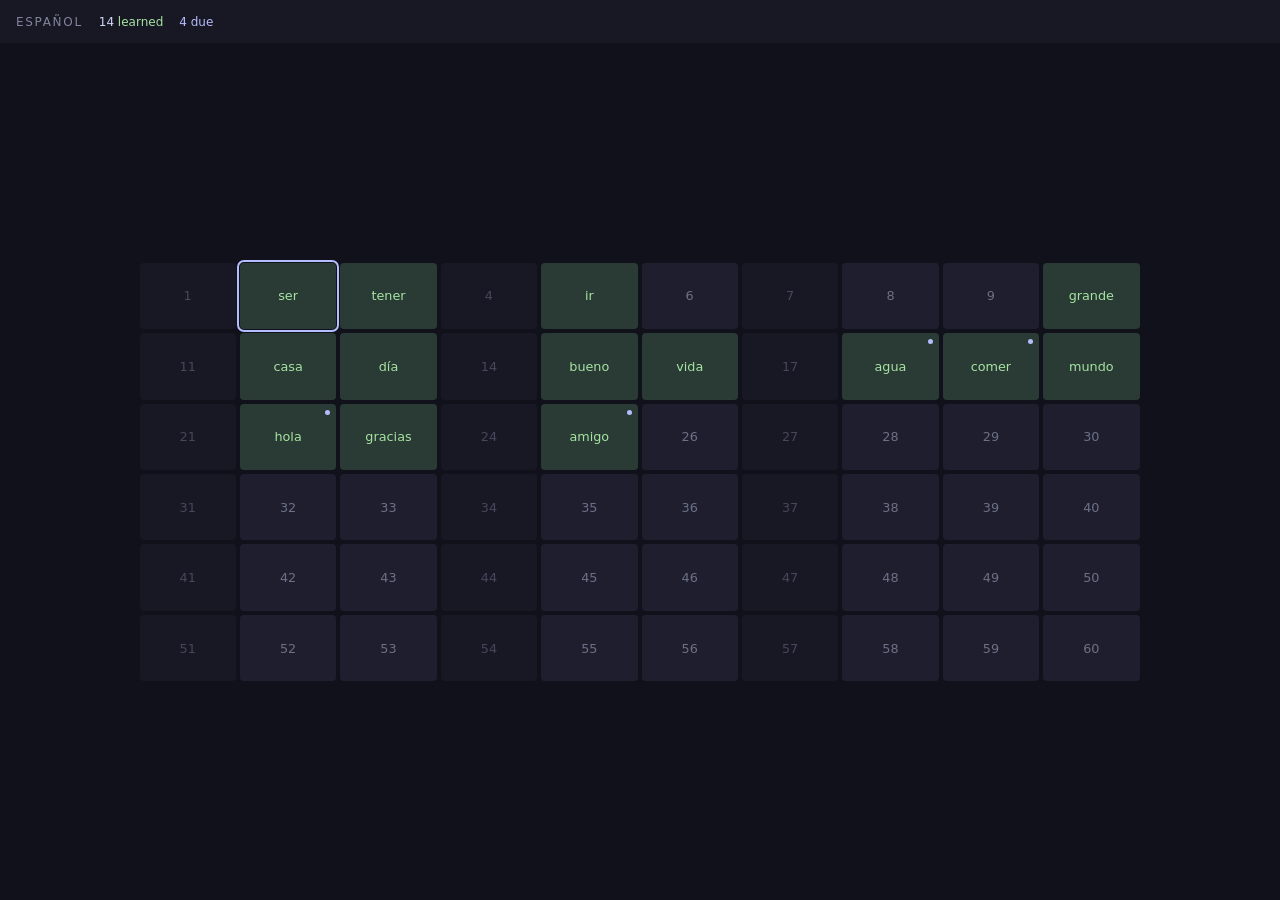
<file: cards/c-batch/index.html>
<!doctype html>
<html lang="en">
<head>
<meta charset="utf-8">
<meta name="viewport" content="width=device-width,initial-scale=1">
<title>Atlas · small batch</title>
<style>
:root{--crust:#11111b;--mantle:#181825;--base:#1e1e2e;--s0:#313244;--s1:#45475a;--s2:#585b70;--o0:#6c7086;--o1:#7f849c;--sub0:#a6adc8;--sub1:#bac2de;--text:#cdd6f4;--lav:#b4befe;--green:#a6e3a1;--red:#f38ba8;font-family:Inter,system-ui,-apple-system,"Segoe UI",sans-serif}
*{box-sizing:border-box;margin:0}
html,body{height:100%;background:var(--crust);color:var(--text);overflow:hidden}
body{display:flex;flex-direction:column}
button{font:inherit;color:inherit;background:none;border:0;cursor:pointer}
input{font:inherit}
.bar{flex:none;height:44px;display:flex;align-items:center;gap:16px;padding:0 16px;background:var(--mantle);border-bottom:1px solid var(--crust);font-size:12px;color:var(--o1)}
.bar .lang{letter-spacing:.14em;text-transform:uppercase}
.bar b{color:var(--text);font-weight:500;font-variant-numeric:tabular-nums}
.bar em{font-style:normal;color:var(--green)}
.bar .due{color:var(--lav)}
.main{flex:1;display:flex;min-height:0}
.area{flex:1;min-width:0;display:flex;align-items:center;justify-content:center;padding:24px;overflow:auto}
.grid{width:min(100%,max(1000px,42vw));display:grid;grid-template-columns:repeat(10,1fr);gap:4px}
.tile{aspect-ratio:1.45;border-radius:4px;background:var(--base);display:flex;align-items:center;justify-content:center;font-size:clamp(11px,1vw,14px);color:var(--o0);font-variant-numeric:tabular-nums;position:relative;border:1px solid transparent;transition:background .15s}
.tile.fog{background:var(--mantle);color:var(--s1);cursor:default}
.tile.open{cursor:pointer}
.tile.open:hover{background:var(--s0)}
.tile.L{background:#2a3a35;color:var(--green);font-weight:500}
.tile.L:hover{background:#31453e}
.tile.L.due::after{content:"";position:absolute;right:5px;top:5px;width:5px;height:5px;border-radius:50%;background:var(--lav)}
.tile:focus-visible{outline:2px solid var(--lav);outline-offset:1px}
.tile.sel{border-color:var(--lav)}
.tile.inb{border-color:var(--lav);background:var(--s0);color:var(--text)}
.tile.inb.cur{background:#3a3d5c}
.tile.pulse{animation:wave 1.1s ease-out both;animation-delay:var(--d)}
@keyframes wave{0%{box-shadow:0 0 0 0 rgba(166,227,161,.0);filter:brightness(1)}30%{box-shadow:0 0 0 3px rgba(166,227,161,.35);filter:brightness(1.5)}100%{box-shadow:0 0 0 6px rgba(166,227,161,0);filter:brightness(1)}}
.tip{position:fixed;z-index:30;pointer-events:none;display:none;background:var(--mantle);border:1px solid var(--s1);border-radius:3px;padding:3px 8px;font-size:13px}
/* docked panel pushes grid */
.panel{flex:none;width:0;overflow:hidden;background:var(--mantle);border-left:1px solid var(--crust);transition:width .18s ease}
.panel.on{width:min(470px,36vw);min-width:420px}
.pin{width:min(470px,36vw);min-width:420px;height:100%;padding:16px 20px;display:flex;flex-direction:column;overflow-y:auto}
.hd{display:flex;align-items:center;gap:10px;font-size:10px;letter-spacing:.14em;text-transform:uppercase;color:var(--o0);min-height:26px}
.hd i{font-style:normal;color:var(--lav)}
.hd .sp{flex:1}
.hd button{font-size:11px;letter-spacing:.02em;text-transform:none;color:var(--o1);padding:3px 8px;border-radius:3px}
.hd button:hover{background:var(--s0);color:var(--text)}
.hd .x{font-size:18px;padding:0 7px;line-height:1.3}
.strip{display:grid;gap:6px;margin-top:12px}
.mc{background:var(--base);border:1px solid var(--s0);border-radius:4px;padding:8px 10px;min-height:52px;display:flex;flex-direction:column;gap:2px;transition:border-color .15s,background .15s}
.mc .l{font-size:15px;font-weight:600;white-space:nowrap;overflow:hidden;text-overflow:ellipsis}
.mc .s{font-size:11px;color:var(--o0);white-space:nowrap;overflow:hidden;text-overflow:ellipsis;min-height:15px}
.mc.cur{border-color:var(--lav);background:#232338}
.mc.pend .l{color:var(--o1)}
.mc.ok{border-color:#3d5a3f}.mc.ok .l{color:var(--green)}
.mc.rq .s{color:var(--lav)}
.mc.rq{border-style:dashed;border-color:var(--s2)}
.body{flex:1;margin-top:22px}
.big{font-size:30px;font-weight:600;letter-spacing:-.01em}
.big small{font-size:12px;font-weight:400;color:var(--o0);margin-left:8px;letter-spacing:0}
.q{margin-top:6px;font-size:13px;color:var(--o1)}
.sent{margin-top:16px;font-size:20px;line-height:1.5}
.sent .en{display:block;font-size:13px;color:var(--o1);margin-top:3px}
.w{border-radius:2px}
.w.lit{color:var(--lav);font-weight:600}
.w.oth{color:var(--sub0);text-decoration:underline dotted var(--s2);text-underline-offset:4px}
.w.kn{color:var(--green)}
.blank{color:var(--lav);letter-spacing:.1em}
.in{width:100%;margin-top:18px;background:var(--base);border:1px solid var(--s0);border-radius:4px;padding:10px 12px;font-size:16px;color:var(--text)}
.in:focus{outline:none;border-color:var(--lav)}
.fb{margin-top:12px;font-size:14px;line-height:1.5}
.fb.bad b{color:var(--red);font-weight:500}.fb.ok{color:var(--green)}
.fb em{font-style:normal;color:var(--text);font-weight:600}
.row{display:flex;gap:10px;padding:9px 0;border-bottom:1px solid var(--s0);align-items:baseline;font-size:14px}
.row:last-of-type{border-bottom:0}
.row .l{font-weight:600;min-width:84px}
.row .g{color:var(--text)}
.row .u{margin-left:auto;font-size:12px;color:var(--o0);text-align:right}
.row .u.y{color:var(--green)}
.lab{font-size:10px;letter-spacing:.12em;text-transform:uppercase;color:var(--o0);margin:18px 0 2px}
.go{width:100%;height:40px;margin-top:20px;background:var(--base);border:1px solid var(--s0);border-radius:4px;font-size:13px;color:var(--text)}
.go:hover{background:var(--s0)}
.go.pri{border-color:var(--lav);color:var(--lav)}
.go kbd,.kb kbd{font:inherit;color:var(--o1);margin-left:8px;font-size:11px}
.rate{display:grid;grid-template-columns:repeat(4,1fr);gap:4px;margin-top:20px}
.rate button{height:46px;background:var(--base);border-radius:4px;border:1px solid var(--s0);display:flex;flex-direction:column;align-items:center;justify-content:center;font-size:12px;color:var(--sub1)}
.rate button small{font-size:10px;color:var(--o0)}
.rate button:hover{background:var(--s0)}
.rate button:first-child{color:var(--red)}
.deep{display:flex;gap:4px;margin-top:22px;padding-top:12px;border-top:1px solid var(--s0);flex-wrap:wrap}
.deep button{font-size:12px;color:var(--o1);padding:5px 9px;border-radius:3px;border:1px solid var(--s0)}
.deep button:hover{background:var(--s0);color:var(--text)}
.deep button u{text-decoration:none;color:var(--lav)}
.chips{display:flex;gap:4px;flex-wrap:wrap;margin-top:8px}
.chip{font-size:12px;padding:3px 8px;border:1px solid var(--s0);border-radius:3px;background:var(--base);color:var(--sub1)}
.chip.L{color:var(--green)}
.chip:hover{background:var(--s0)}
.sched{margin-top:14px;font-size:12px;color:var(--o0)}
.kb{font-size:10px;color:var(--o0);letter-spacing:.03em;padding-top:12px;line-height:1.6}
.tag{display:inline-block;font-size:11px;color:var(--lav);margin-left:8px}
</style>
</head>
<body>
<div class="bar"><span class="lang">Español</span><span><b id="nL">0</b> <em>learned</em></span><span class="due" id="nD"></span></div>
<div class="main">
  <div class="area" id="area"><div class="grid" id="grid"></div></div>
  <aside class="panel" id="panel"><div class="pin" id="pin"></div></aside>
</div>
<div class="tip" id="tip"></div>
<script>
// ---------- data ----------
const W={
ser:["verb","to be (is, are)","f1"],tener:["verb","to have","f2"],ir:["verb","to go","f2"],estar:["verb","to be (place, state)","f1"],querer:["verb","to want","f2"],hoy:["adv","today","f3"],
grande:["adj","big, large","f4"],casa:["noun","house, home","f5"],"día":["noun","day","f3"],bueno:["adj","good","f6"],vida:["noun","life","f7"],agua:["noun","water","f8"],comer:["verb","to eat","f8"],
mundo:["noun","world","f9"],hola:["interj","hello","f9"],gracias:["interj","thanks, thank you","f9"],amigo:["noun","friend","f9"],tiempo:["noun","time; weather","f3"],hombre:["noun","man","f10"],mujer:["noun","woman","f10"],
"niño":["noun","child, boy","f10"],ahora:["adv","now","f3"],siempre:["adv","always","f3"],mucho:["adj","a lot, much","f4"],malo:["adj","bad","f6"],nuevo:["adj","new","f6"],"pequeño":["adj","small","f4"],
hablar:["verb","to speak, to talk","f11"],vivir:["verb","to live","f7"],leer:["verb","to read","f12"],escribir:["verb","to write","f12"],beber:["verb","to drink","f8"],libro:["noun","book","f12"],carta:["noun","letter","f12"],
pan:["noun","bread","f8"],perro:["noun","dog","f13"],gato:["noun","cat","f13"],noche:["noun","night","f3"],"mañana":["noun","morning; tomorrow","f3"],ciudad:["noun","city","f5"],escuela:["noun","school","f5"],"sueño":["noun","sleep; dream","f7"]};
const ORDER=Object.keys(W);
const FOG="de que y a en un por con no su para como pero más este si ya o".split(" ");
// {form|lemma}: every dictionary word is marked
const SENT=[
["{Hola}, {mundo}.","Hello, world."],
["{Gracias}, {amigo}.","Thank you, friend."],
["{Tengo|tener} una {casa} {grande}.","I have a big house."],
["{Quiero|querer} {beber} {agua}.","I want to drink water."],
["El {perro} y el {gato} {están|estar} en la {casa}.","The dog and the cat are in the house."],
["{Hoy} {leo|leer} un {libro} {nuevo}.","Today I read a new book."],
["Por la {noche} {escribo|escribir} una {carta}.","At night I write a letter."],
["Mi {amigo} {vive|vivir} en una {ciudad} {pequeña|pequeño}.","My friend lives in a small city."],
["{Siempre} {como|comer} {pan} por la {mañana}.","I always eat bread in the morning."],
["El {tiempo} {es|ser} {malo} {hoy}.","The weather is bad today."],
["Una {mujer} y un {hombre} {hablan|hablar}.","A woman and a man are talking."],
["El {niño} {tiene|tener} {mucho} {sueño}.","The boy is very sleepy."],
["{Ahora} {voy|ir} a la {escuela}.","Now I am going to school."],
["{Es|ser} un {buen|bueno} {día}.","It is a good day."],
["La {vida} {es|ser} {buena|bueno}.","Life is good."],
["{Comemos|comer} {pan} y {bebemos|beber} {agua}.","We eat bread and drink water."]];
const parse=s=>[...s.matchAll(/\{([^}|]+)(?:\|([^}]+))?\}|([^{]+)/g)].map(m=>m[3]!==undefined?{t:m[3]}:{t:m[1],l:m[2]||m[1].toLowerCase()});
const SP=SENT.map(([es,en])=>({es:parse(es),en}));
const sentsOf=l=>SP.map((s,i)=>s.es.some(p=>p.l===l)?i:-1).filter(i=>i>=0);
// tiles: ~60, some fog
const TILES=[];{let d=0,f=0;for(let i=0;i<60;i++){if((i*7)%10<3&&f<FOG.length)TILES.push({fog:FOG[f++]});else TILES.push({l:ORDER[d++]})}}
const S={};ORDER.forEach(l=>S[l]={L:false,due:false,ivl:"6 days",k:0});
"hola mundo gracias amigo casa grande agua comer ir tener ser bueno día vida".split(" ").forEach((l,i)=>{S[l].L=true;S[l].ivl=["3 days","9 days","5 days","2 days","12 days","6 days","tomorrow"][i%7]});
["agua","comer","amigo","hola"].forEach(l=>S[l].due=true);
let batchN=3,card=null;
const $=id=>document.getElementById(id);
const idx=l=>TILES.findIndex(t=>t.l===l);
const norm=s=>s.toLowerCase().normalize("NFD").replace(/[̀-ͯ]/g,"").replace(/[¿?¡!.,]/g,"").trim();
const esc=s=>s.replace(/[&<>"]/g,c=>({"&":"&amp;","<":"&lt;",">":"&gt;",'"':"&quot;"}[c]));
const shuffle=a=>{a=a.slice();for(let i=a.length-1;i>0;i--){const j=Math.random()*(i+1)|0;[a[i],a[j]]=[a[j],a[i]]}return a};
// ---------- atlas ----------
function drawGrid(){
  const g=$("grid");g.innerHTML="";
  TILES.forEach((t,i)=>{const b=document.createElement("button");b.className="tile";b.dataset.i=i;
    if(t.fog){b.classList.add("fog");b.tabIndex=-1;b.textContent=i+1}
    else{const s=S[t.l];b.classList.add("open");if(s.L){b.classList.add("L");b.textContent=t.l;if(s.due)b.classList.add("due")}else b.textContent=i+1;b.tabIndex=0;
      b.onclick=()=>openWord(t.l);
      b.onmouseenter=e=>{const r=b.getBoundingClientRect(),p=$("tip");p.textContent=t.l;p.style.display="block";p.style.left=r.left+"px";p.style.top=(r.top-28)+"px"};
      b.onmouseleave=()=>$("tip").style.display="none"}
    g.appendChild(b)});
  const n=ORDER.filter(l=>S[l].L).length,d=ORDER.filter(l=>S[l].L&&S[l].due).length;
  $("nL").textContent=n;$("nD").textContent=d?d+" due":"";
  markTiles();
}
function markTiles(){
  document.querySelectorAll(".tile").forEach(t=>t.classList.remove("inb","cur","sel"));
  if(!card)return;
  const ls=card.kind==="learn"?card.batch.map(b=>b.l):[card.l];
  ls.forEach(l=>{const t=document.querySelector(`.tile[data-i="${idx(l)}"]`);if(t){t.classList.add(card.kind==="learn"?"inb":"sel");if(card.kind==="learn"&&l===cur().l)t.classList.add("cur")}});
}
document.addEventListener("keydown",e=>{
  const a=document.activeElement;
  if(a&&a.classList.contains("tile")&&e.key.startsWith("Arrow")){
    const i=+a.dataset.i,dl={ArrowLeft:-1,ArrowRight:1,ArrowUp:-10,ArrowDown:10}[e.key];let j=i;
    do{j+=dl}while(j>=0&&j<60&&TILES[j].fog);
    if(j>=0&&j<60){document.querySelector(`.tile[data-i="${j}"]`).focus();e.preventDefault()}return}
  if(e.key==="Escape"&&card){closeCard();return}
  if(!card)return;
  const inp=a&&a.tagName==="INPUT";
  if(e.altKey&&card.kind==="learn"&&card.phase==="guess"&&card.n0===0&&(e.key==="1"||e.key==="3")){e.preventDefault();setN(+e.key);return}
  if(e.key==="Enter"){e.preventDefault();onEnter();return}
  if(!inp&&card.kind!=="learn"&&card.rev){
    if(card.due&&"1234".includes(e.key)&&e.key.length==1)return rate(+e.key);
    if(e.key==="s")deepen("sent");if(e.key==="f")deepen("fam");if(e.key==="t")deepen("type");
  }
  if(!inp&&card.kind==="known"&&!card.due&&!card.ask){if(e.key==="s")deepen("sent");if(e.key==="f")deepen("fam");if(e.key==="t")deepen("type")}
});
// ---------- shared render bits ----------
function sentHTML(si,lit,batchSet,hideOthers){
  return SP[si].es.map(p=>{if(!p.l)return esc(p.t);
    if(p.l===lit)return `<span class="w lit">${esc(p.t)}</span>`;
    if(batchSet&&batchSet.has(p.l))return `<span class="w oth">${esc(p.t)}</span>`;
    return `<span class="w ${S[p.l]&&S[p.l].L?'kn':''}">${esc(p.t)}</span>`}).join("")}
function clozeHTML(si,lit){return SP[si].es.map(p=>p.l===lit?`<span class="blank">_____</span>`:esc(p.t)).join("")}
function formIn(si,l){return SP[si].es.find(p=>p.l===l).t}
const panel=()=>$("panel"),pin=()=>$("pin");
function openPanel(){$("tip").style.display="none";panel().classList.add("on")}
function closeCard(){const l=card&&(card.kind==="learn"?card.batch[0].l:card.l);card=null;panel().classList.remove("on");pin().innerHTML="";markTiles();const t=document.querySelector(`.tile[data-i="${idx(l)}"]`);if(t)t.focus()}
function focusIn(){const i=pin().querySelector("input");if(i)i.focus()}
// ---------- LEARN ----------
function makeBatch(l,n){
  let si=sentsOf(l)[0],pick=[l];
  const free=x=>!S[x].L&&!pick.includes(x);
  // clicked + mates from the same sentence (nearest in rank first)
  const sm=SP[si].es.map(p=>p.l).filter(x=>x&&W[x]&&free(x)).sort((a,b)=>Math.abs(idx(a)-idx(l))-Math.abs(idx(b)-idx(l)));
  while(pick.length<n&&sm.length)pick.push(sm.shift());
  // pad from nearest unlearned words (same family first)
  const rest=ORDER.filter(free).sort((a,b)=>(W[a][2]===W[l][2]?0:1000)+Math.abs(idx(a)-idx(l))-((W[b][2]===W[l][2]?0:1000)+Math.abs(idx(b)-idx(l))));
  while(pick.length<n&&rest.length)pick.push(rest.shift());
  return pick.map(x=>({l:x,si:SP[si].es.some(p=>p.l===x)?si:sentsOf(x)[0],guess:null,st:"pend",miss:0}));
}
const cur=()=>card.phase==="recall"?card.batch.find(b=>b.l===card.q[0]):card.batch[card.gi];
function startLearn(l){
  card={kind:"learn",phase:"guess",batch:makeBatch(l,batchN),gi:0,n0:0,fb:null};
  render();
}
function setN(n){if(batchN===n)return;batchN=n;const l=card.batch[0].l;startLearn(l)}
function openWord(l){
  if(S[l].L){card={kind:"known",l,due:S[l].due,rev:!S[l].due,ask:S[l].due,si:sentsOf(l)[0],deep:null,fb:null};render()}
  else startLearn(l);
}
function stripHTML(){
  const ph=card.phase;
  return `<div class="strip" style="grid-template-columns:repeat(${card.batch.length},1fr)">`+card.batch.map((b,i)=>{
    let c="mc",lab="",sub="";
    if(ph==="guess"){c+=i===card.gi?" cur":(b.guess!==null?"":" pend");lab=b.l;sub=b.guess!==null?(b.guess===""?"no idea":b.guess):(i===card.gi?"guessing":"")}
    else if(ph==="meet"){lab=b.l}
    else if(ph==="recall"){const isC=b.l===card.q[0];c+=isC?" cur":"";if(b.st==="ok"){c+=" ok";lab=b.l;sub="✓"}else{lab="· · · ·";c+=" pend";if(b.miss&&!isC){c+=" rq";sub="↻ again later"}else if(b.miss)sub="↻"}}
    else {c+=" ok";lab=b.l}
    return `<div class="${c}"><span class="l">${esc(lab)}</span><span class="s">${esc(sub)}</span></div>`}).join("")+`</div>`}
function render(){
  openPanel();markTiles();
  if(card.kind==="learn")renderLearn();else renderKnown();
}
function hdLearn(){
  const one=card.batch.length===1;
  const sw=(card.phase==="guess"&&card.n0===0)?`<button id="sw" title="Alt+${one?3:1}">${one?"learn 3 together":"just this word"}</button>`:"";
  const lab={guess:"guess",meet:"meet",recall:"recall",done:"done"}[card.phase];
  return `<div class="hd"><span>New · <i>${one?"one word":"batch of "+card.batch.length}</i> · ${lab}</span><span class="sp"></span>${sw}<button class="x" id="cl">×</button></div>`}
function renderLearn(){
  const ph=card.phase;let h=hdLearn()+stripHTML()+`<div class="body">`;let foot="";
  const bs=new Set(card.batch.map(b=>b.l));
  if(ph==="guess"){
    const b=cur();
    h+=`<div class="big">${esc(b.l)}<small>${W[b.l][0]}</small></div><div class="q">What might it mean? Commit a guess, then the next word.</div>
    <div class="sent">${sentHTML(b.si,b.l,bs)}</div>
    <input class="in" id="in" autocomplete="off" spellcheck="false" placeholder="your guess, in English">`;
    foot=`<kbd>↵</kbd> commit${card.batch.length>1?" · next word":""} · empty <kbd>↵</kbd> = no idea · <kbd>Esc</kbd> close`;
  }else if(ph==="meet"){
    h+=`<div class="lab">Meanings</div>`;
    card.batch.forEach(b=>{const g=guessHit(b);h+=`<div class="row"><span class="l">${esc(b.l)}</span><span class="g">${esc(W[b.l][1])}</span><span class="u ${g?'y':''}">${b.guess===""?"no idea":"you: "+esc(b.guess)+(g?" ✓":"")}</span></div>`});
    const seen=[...new Set(card.batch.map(b=>b.si))];
    h+=`<div class="lab">In use</div>`;
    seen.forEach(si=>{h+=`<div class="sent" style="font-size:17px;margin-top:8px">${SP[si].es.map(p=>p.l&&bs.has(p.l)?`<span class="w lit">${esc(p.t)}</span>`:esc(p.t)).join("")}<span class="en">${esc(SP[si].en)}</span></div>`});
    h+=`<button class="go pri" id="go">Recall them<kbd>↵</kbd></button>`;
    foot=`<kbd>↵</kbd> start recall`;
  }else if(ph==="recall"){
    const b=cur(),fb=card.fb;
    h+=`<div class="big">${esc(W[b.l][1])}<small>${W[b.l][0]}</small></div><div class="q">Type the Spanish word.</div>
    <div class="sent">${clozeHTML(b.si,b.l)}</div>`;
    if(fb){h+=fb.ok?`<div class="fb ok">✓ <em>${esc(fb.ans)}</em>${fb.slip?` &nbsp;<span style="color:var(--sub0)">mind the accent: ${esc(fb.ans)}</span>`:""}</div>`:`<div class="fb bad"><b>✗</b> you wrote ${esc(fb.said||"nothing")} — it is <em>${esc(fb.ans)}</em></div>`;
      h+=`<div class="fb" style="color:var(--o1)">${fb.ok?"":"It comes back at the end of this round."}</div>`;
      foot=`<kbd>↵</kbd> continue`}
    else{h+=`<input class="in" id="in" autocomplete="off" spellcheck="false" placeholder="en español">`;foot=`<kbd>↵</kbd> check · order is shuffled · misses come back last`}
  }else{
    h+=`<div class="lab">Yours now</div>`;
    card.batch.forEach(b=>{h+=`<div class="row"><span class="l" style="color:var(--green)">${esc(b.l)}</span><span class="g">${esc(W[b.l][1])}</span><span class="u">${b.miss?"↻ once more":""}</span></div>`});
    h+=`<div class="sched">Back in 10 minutes, then tomorrow.</div>
    <button class="go pri" id="nx">Next ${card.nxt?"batch: "+card.nxt:""}<kbd>↵</kbd></button>`;
    foot=`<kbd>↵</kbd> next batch · <kbd>Esc</kbd> close`;
  }
  h+=`</div><div class="kb">${foot}</div>`;
  pin().innerHTML=h;wire();focusIn();
}
function guessHit(b){if(!b.guess)return false;const g=norm(b.guess).split(/\s+/).filter(x=>x.length>2&&x!=="the"&&x!=="to"),a=norm(W[b.l][1]).split(/[^a-z]+/);return g.some(x=>a.includes(x))}
function wire(){const c=$("cl");if(c)c.onclick=closeCard;const s=$("sw");if(s)s.onclick=()=>setN(card.batch.length===1?3:1);
  const g=$("go");if(g)g.onclick=onEnter;const n=$("nx");if(n)n.onclick=onEnter;
  pin().querySelectorAll("[data-a]").forEach(el=>el.onclick=()=>actions[el.dataset.a](el.dataset.v))}
function onEnter(){
  if(card.kind==="known")return knownEnter();
  const ph=card.phase;
  if(ph==="guess"){
    const v=($("in").value||"").trim();cur().guess=v;card.n0++;
    if(card.gi<card.batch.length-1){card.gi++;render()}
    else{card.phase="meet";render()}
  }else if(ph==="meet"){card.phase="recall";card.q=shuffle(card.batch.map(b=>b.l));card.fb=null;render()}
  else if(ph==="recall"){
    if(card.fb){ // continue after feedback
      const f=card.fb;card.fb=null;
      if(f.ok){card.q.shift();cur2(f.l).st="ok"}else{card.q.push(card.q.shift())}
      if(!card.q.length)return finishBatch();
      render();return}
    const b=cur(),said=($("in").value||"").trim(),ans=b.l;
    if(!said&&0)return;
    const exact=said.toLowerCase().replace(/[¿?¡!.,]/g,"")===ans,loose=norm(said)===norm(ans);
    if(exact||loose){
      if(exact){card.q.shift();b.st="ok";if(!card.q.length)return finishBatch();render()}
      else{card.fb={ok:true,ans,slip:true,l:b.l};render()}
    }else{b.miss++;card.fb={ok:false,ans,said,l:b.l};render()}
  }else if(ph==="done"){const l=card.nxt;if(l)startLearn(l);else closeCard()}
}
const cur2=l=>card.batch.find(b=>b.l===l);
function finishBatch(){
  card.batch.forEach(b=>{S[b.l].L=true;S[b.l].due=false;S[b.l].ivl="10 min"});
  const ids=card.batch.map(b=>idx(b.l));
  card.phase="done";
  const next=ORDER.find(l=>!S[l].L&&Math.abs(idx(l)-ids[0])<8)||ORDER.find(l=>!S[l].L);
  card.nxt=next||null;
  drawGrid();
  // quiet celebration: a wave from the batch tiles outward
  document.querySelectorAll(".tile").forEach(t=>{const i=+t.dataset.i;if(TILES[i].fog)return;
    const d=Math.min(...ids.map(j=>Math.max(Math.abs((j%10)-(i%10)),Math.abs((j/10|0)-(i/10|0)))));
    if(d<=4){t.style.setProperty("--d",d*90+"ms");t.classList.add("pulse")}});
  renderLearn();
}
// ---------- KNOWN ----------
const RATES=[["Again","1 min"],["Hard","2 days"],["Good","6 days"],["Easy","14 days"]];
function renderKnown(){
  const c=card,l=c.l,s=S[l];
  let h=`<div class="hd"><span>${c.due?"Review · <i>due</i>":"Learned"}</span><span class="sp"></span><button class="x" id="cl">×</button></div><div class="body">`;
  const si=c.si,fam=ORDER.filter(x=>W[x][2]===W[l][2]&&x!==l);
  let foot="";
  const bigH=`<div class="big">${esc(l)}<small>${W[l][0]}</small></div>`;
  if(c.deep==="type"){
    h+=bigH+`<div class="q">${esc(W[l][1])} — type it into the sentence.</div><div class="sent">${clozeHTML(si,l)}</div>`;
    h+=c.fb?`<div class="fb ${c.fb.ok?'ok':'bad'}">${c.fb.ok?'✓ <em>'+esc(l)+'</em>':'<b>✗</b> you wrote '+esc(c.fb.said||"nothing")+' — it is <em>'+esc(l)+'</em>'}</div>`:`<input class="in" id="in" autocomplete="off" spellcheck="false" placeholder="en español">`;
    foot=`<kbd>↵</kbd> ${c.fb?"back":"check"}`;
  }else if(c.ask&&!c.rev){
    h+=bigH+`<div class="q">${c.due?"Due. Recall the meaning, then reveal.":"Practice only: this does not change the schedule."}</div><div class="sent">${sentHTML(si,l,null)}</div>`;
    h+=`<button class="go pri" id="go">Reveal<kbd>↵</kbd></button>`;foot=`<kbd>↵</kbd> reveal · <kbd>Esc</kbd> close`;
  }else{
    h+=`<div class="big">${esc(l)}<small>${W[l][0]}</small></div><div class="q" style="font-size:16px;color:var(--text)">${esc(W[l][1])}</div>
    <div class="sent">${sentHTML(si,l,null)}<span class="en">${esc(SP[si].en)}</span></div>`;
    if(c.deep==="fam")h+=`<div class="lab">Family</div><div class="chips">${fam.map(x=>`<button class="chip ${S[x].L?'L':''}" data-a="open" data-v="${x}">${esc(x)}</button>`).join("")||"none yet"}</div>`;
    if(c.due){h+=`<div class="rate">${RATES.map((r,i)=>`<button data-a="rate" data-v="${i+1}">${r[0]}<small>${i+1} · ${r[1]}</small></button>`).join("")}</div>`;foot=`<kbd>1–4</kbd> how it went`}
    else{h+=`<div class="sched">Next review in ${esc(s.ivl)}.</div>`;
      h+=`<button class="go" id="go">Test me anyway<kbd>↵</kbd></button>`;foot=`<kbd>↵</kbd> test me · <kbd>Esc</kbd> close`}
    h+=`<div class="deep"><button data-a="deep" data-v="sent"><u>S</u> another sentence</button><button data-a="deep" data-v="fam"><u>F</u> family</button><button data-a="deep" data-v="type"><u>T</u> type it</button></div>`;
  }
  h+=`</div><div class="kb">${foot}</div>`;
  pin().innerHTML=h;wire();focusIn();
}
function knownEnter(){
  const c=card;
  if(c.deep==="type"){if(c.fb){c.deep=null;c.fb=null;render();return}
    const said=($("in").value||"").trim();c.fb={ok:norm(said)===norm(c.l),said};render();return}
  if(c.ask&&!c.rev){c.rev=true;render();return}
  if(!c.due&&c.rev){c.ask=true;c.rev=false;render();return}
  if(!c.due&&!c.ask){c.ask=true;c.rev=false;render();return}
}
function deepen(w){
  const c=card;
  if(w==="sent"){const all=sentsOf(c.l);c.si=all[(all.indexOf(c.si)+1)%all.length]}
  c.deep=c.deep===w&&w!=="sent"?null:(w==="sent"?c.deep:w);c.fb=null;render()}
function rate(n){
  const l=card.l;S[l].due=false;S[l].ivl=RATES[n-1][1];
  drawGrid();
  const nx=ORDER.find(x=>S[x].L&&S[x].due);
  if(nx){openWord(nx)}else closeCard();
}
const actions={rate:v=>rate(+v),deep:v=>deepen(v),open:v=>openWord(v)};
drawGrid();
document.querySelector(".tile.open").focus();
</script>
</body>
</html>
</file>
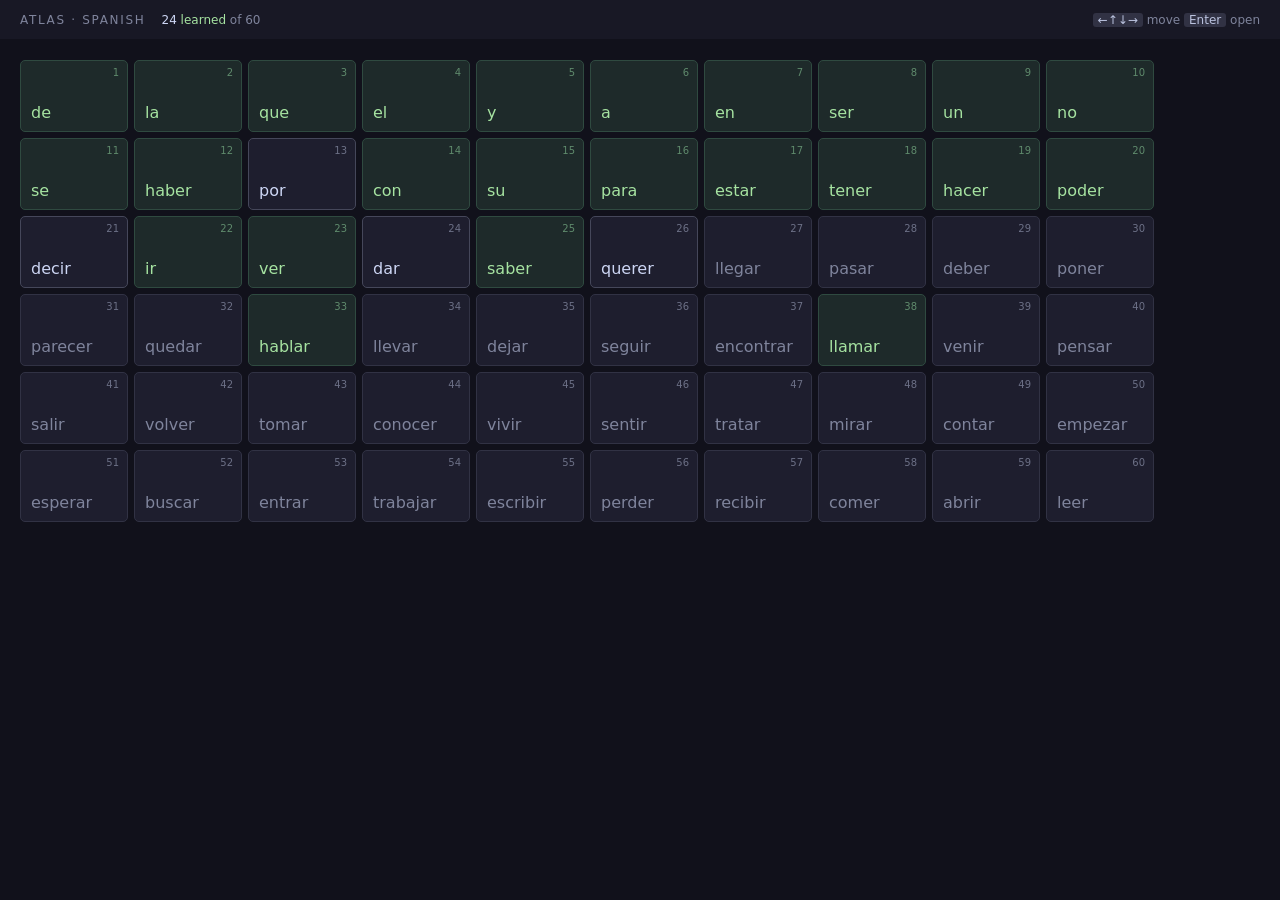
<file: cards/d-tile/index.html>
<!doctype html>
<html lang="en">
<head>
<meta charset="utf-8">
<meta name="viewport" content="width=device-width,initial-scale=1">
<title>D · the tile is the card</title>
<style>
:root{
  --crust:#11111b;--mantle:#181825;--base:#1e1e2e;--s0:#313244;--s1:#45475a;--s2:#585b70;
  --o0:#6c7086;--o1:#7f849c;--sub0:#a6adc8;--sub1:#bac2de;--text:#cdd6f4;
  --lav:#b4befe;--green:#a6e3a1;--red:#f38ba8;
  --tw:108px;--th:72px;--gap:6px;
  font-family:Inter,system-ui,-apple-system,"Segoe UI",sans-serif;
}
@media (min-width:2400px){:root{--tw:124px;--th:80px;--gap:7px}}
*{box-sizing:border-box;margin:0}
html,body{height:100%;background:var(--crust);color:var(--text);overflow:hidden}
body{display:flex;flex-direction:column}
button{font:inherit;color:inherit;background:none;border:0;cursor:pointer}
input{font:inherit}
.bar{flex:none;height:40px;display:flex;align-items:center;gap:16px;padding:0 20px;background:var(--mantle);border-bottom:1px solid var(--crust);font-size:12px;color:var(--o1)}
.bar .t{letter-spacing:.14em;text-transform:uppercase}
.bar b{color:var(--text);font-weight:500;font-variant-numeric:tabular-nums}
.bar em{font-style:normal;color:var(--green);font-variant-numeric:tabular-nums}
.bar .sp{flex:1}
kbd{font:inherit;color:var(--sub1);background:var(--s0);border-radius:3px;padding:0 5px}
.scroll{flex:1;overflow-y:auto;padding:20px 20px 40vh;scrollbar-width:thin;scrollbar-color:var(--s0) transparent}
#grid{display:grid;grid-template-columns:repeat(auto-fill,var(--tw));grid-auto-rows:var(--th);grid-auto-flow:row dense;gap:var(--gap)}
.tile{position:relative;background:var(--base);border:1px solid var(--s0);border-radius:5px;text-align:left;padding:9px 10px;color:var(--o1);font-size:16px;outline:none;overflow:hidden;display:flex;align-items:flex-end}
.tile .rk{position:absolute;top:6px;right:8px;font-size:10px;color:var(--o0);font-variant-numeric:tabular-nums}
.tile:hover{border-color:var(--s2);color:var(--sub1)}
.tile:focus-visible{border-color:var(--lav)}
.tile.L{color:var(--green);background:#1e2a2a;border-color:#2f4a40}
.tile.L:hover{border-color:var(--green)}
.tile.L .rk{color:#5f8a6c}
.tile.frontier{color:var(--text);border-color:var(--s1)}
/* the open tile */
.tile.open{cursor:default;display:flex;flex-direction:column;align-items:stretch;padding:14px 16px 12px;background:var(--mantle);border-color:var(--lav);color:var(--text);z-index:2;box-shadow:0 10px 40px #0008}
.tile.open.L,.tile.open.done{border-color:var(--green)}
.tile.open:hover{color:var(--text)}
.hd{display:flex;align-items:baseline;gap:10px}
.hd h2{font-size:30px;font-weight:600;letter-spacing:-.01em}
.hd h2.mask{color:var(--s2);letter-spacing:.2em}
.meta{font-size:10px;letter-spacing:.14em;text-transform:uppercase;color:var(--o0);display:flex;gap:10px;margin-bottom:2px}
.meta i{font-style:normal;color:var(--lav)}
.meta .g{color:var(--green)}
.gl{font-size:15px;color:var(--sub1);margin-top:4px}
.gl.cue{font-size:20px;color:var(--text)}
.sent{font-size:19px;line-height:1.45;margin-top:12px}
.sent mark{background:none;color:var(--lav);font-weight:600}
.sent .blank{display:inline-block;min-width:3.4ch;border-bottom:2px solid var(--lav);transform:translateY(-2px)}
.en{display:block;font-size:13px;color:var(--o1);margin-top:2px}
.en.w{color:var(--o0);font-style:italic}
.note{font-size:12px;color:var(--o1);margin-top:8px;border-left:2px solid var(--s0);padding-left:9px;line-height:1.45}
.said{font-size:12px;color:var(--o1);margin-top:6px}
.said b{font-weight:500;color:var(--sub1)}
.said .ok{color:var(--green)}
.res{font-size:14px;margin-top:10px}
.res.bad{color:var(--red)}
.res b{color:var(--text);font-weight:600}
.res.good{color:var(--green)}
.foot{margin-top:auto;padding-top:10px}
.ans{width:100%;background:var(--base);border:1px solid var(--s0);border-radius:3px;padding:8px 10px;font-size:15px;color:var(--text)}
.ans:focus{outline:none;border-color:var(--lav)}
.ans::placeholder{color:var(--o0)}
.hint{font-size:11px;color:var(--o0);margin-top:6px}
.hint kbd{font-size:11px}
.cta{font-size:14px;color:var(--lav)}
.cta kbd{color:var(--lav)}
.deep{overflow:hidden;max-height:0;opacity:0;transition:max-height .25s,opacity .25s}
.deep.on{max-height:220px;opacity:1}
.deep .row{font-size:13px;color:var(--sub0);margin-top:8px;line-height:1.5}
.deep .row small{display:block;font-size:10px;letter-spacing:.12em;text-transform:uppercase;color:var(--o0)}
.deep .forms{display:flex;gap:16px;flex-wrap:wrap;font-variant-numeric:tabular-nums}
.deep .forms span b{color:var(--text);font-weight:500}
.rate{display:flex;gap:8px;align-items:center;font-size:13px;margin-top:10px;color:var(--o1)}
.rate span.pick{color:var(--green)}
/* popped out */
.tile.open.pop{padding:22px 28px 18px}
.pop .hd h2{font-size:48px}
.pop .gl{font-size:20px}.pop .gl.cue{font-size:30px}
.pop .sent{font-size:28px;margin-top:20px}
.pop .en{font-size:17px}
.pop .note{font-size:15px}.pop .said{font-size:15px}.pop .res{font-size:18px}
.pop .ans{font-size:20px;padding:12px 14px}
.pop .hint{font-size:13px}.pop .deep .row{font-size:16px}.pop .cta{font-size:18px}
.tip{position:fixed;z-index:30;pointer-events:none;display:none;background:var(--mantle);border:1px solid var(--s1);border-radius:3px;padding:3px 8px;font-size:13px}
.tip small{color:var(--o0);margin-left:6px}
</style>
</head>
<body>
<div class="bar"><span class="t">Atlas · Spanish</span><span id="cnt"></span><span class="sp"></span><span id="keys"></span></div>
<div class="scroll" id="sc"><div id="grid"></div></div>
<div class="tip" id="tip"></div>
<script>
// [lemma, pos, gloss, sentence with [form], english, others (lemmas), grammar, irregular present forms yo|tú|él|nosotros]
const W=[
["de","prep","of, from","El libro [de] Ana.","Ana's book.","libro",""],
["la","art","the (feminine)","[La] casa es grande.","The house is big.","casa ser grande","Nouns are masculine or feminine; the article agrees."],
["que","conj","that, which","Creo [que] sí.","I think so.","creer sí",""],
["el","art","the (masculine)","[El] perro come.","The dog eats.","perro comer",""],
["y","conj","and","Pan [y] agua.","Bread and water.","pan agua","Becomes e before a word starting with i-."],
["a","prep","to, at","Voy [a] casa.","I'm going home.","ir casa","Before a person as object: Veo a Ana."],
["en","prep","in, on","Vivo [en] Madrid.","I live in Madrid.","vivir",""],
["ser","verb","to be (what something is)","Ella [es] médica.","She is a doctor.","ella médica","Identity, origin, profession: ser. State or place: estar.","soy|eres|es|somos"],
["un","art","a, one","Tengo [un] gato.","I have a cat.","tener gato",""],
["no","adv","no, not","[No] sé.","I don't know.","saber","Goes right before the verb."],
["se","pron","oneself (reflexive)","Ella [se] llama Ana.","Her name is Ana.","ella llamar","Reflexive: the action returns to the subject."],
["haber","aux","to have (auxiliary); there is","[Hay] pan.","There is bread.","pan","Hay = there is / there are.","he|has|ha|hemos"],
["por","prep","for, by, through","Gracias [por] todo.","Thanks for everything.","gracias todo","Por = reason or route. Para = purpose or recipient."],
["con","prep","with","Café [con] leche.","Coffee with milk.","café leche","con + mí = conmigo."],
["su","det","his, her, their","[Su] casa es azul.","Their house is blue.","casa ser azul","Su does not show the owner's gender."],
["para","prep","for, in order to","Es [para] ti.","It's for you.","ser tú",""],
["estar","verb","to be (state or place)","Yo [estoy] aquí.","I am here.","yo aquí","State or place: estar. Identity: ser.","estoy|estás|está|estamos"],
["tener","verb","to have","[Tengo] hambre.","I'm hungry.","hambre","Tener + noun for many states: hambre, sed, frío.","tengo|tienes|tiene|tenemos"],
["hacer","verb","to do, to make","¿Qué [haces]?","What are you doing?","qué","","hago|haces|hace|hacemos"],
["poder","verb","can, to be able to","No [puedo] ir.","I can't go.","no ir","poder + infinitive.","puedo|puedes|puede|podemos"],
["decir","verb","to say, to tell","Ella [dice] la verdad.","She tells the truth.","ella verdad","","digo|dices|dice|decimos"],
["ir","verb","to go","[Voy] al mercado.","I'm going to the market.","mercado","ir a + infinitive = going to do.","voy|vas|va|vamos"],
["ver","verb","to see","[Veo] el mar.","I see the sea.","mar","","veo|ves|ve|vemos"],
["dar","verb","to give","Te [doy] el libro.","I give you the book.","libro","","doy|das|da|damos"],
["saber","verb","to know (facts, how to)","Yo [sé] la respuesta.","I know the answer.","respuesta","Saber = facts. Conocer = people, places.","sé|sabes|sabe|sabemos"],
["querer","verb","to want, to love","[Quiero] agua.","I want water.","agua","Quiero + noun or + infinitive.","quiero|quieres|quiere|queremos"],
["llegar","verb","to arrive","El tren [llega] hoy.","The train arrives today.","tren hoy"],
["pasar","verb","to pass, to happen","¿Qué [pasa]?","What's happening?","qué"],
["deber","verb","should, must; to owe","[Debes] dormir.","You should sleep.","dormir","deber + infinitive = should."],
["poner","verb","to put, to place","Voy a [poner] la mesa.","I'm going to set the table.","ir mesa","","pongo|pones|pone|ponemos"],
["parecer","verb","to seem","[Parece] fácil.","It seems easy.","fácil","","parezco|pareces|parece|parecemos"],
["quedar","verb","to stay, to remain","Me [quedo] en casa.","I'm staying home.","yo casa en"],
["hablar","verb","to speak","Ella [habla] español.","She speaks Spanish.","ella español"],
["llevar","verb","to carry, to wear","[Llevo] una chaqueta.","I'm wearing a jacket.","chaqueta"],
["dejar","verb","to leave (behind), to let","[Deja] la llave aquí.","Leave the key here.","llave aquí"],
["seguir","verb","to follow, to continue","[Sigue] recto.","Keep going straight.","recto","","sigo|sigues|sigue|seguimos"],
["encontrar","verb","to find","No [encuentro] mi llave.","I can't find my key.","llave","","encuentro|encuentras|encuentra|encontramos"],
["llamar","verb","to call","Te [llamo] mañana.","I'll call you tomorrow.","mañana"],
["venir","verb","to come","¿[Vienes] conmigo?","Are you coming with me?","conmigo","","vengo|vienes|viene|venimos"],
["pensar","verb","to think","[Pienso] en ti.","I'm thinking of you.","ti","","pienso|piensas|piensa|pensamos"],
["salir","verb","to go out, to leave","[Salimos] a las ocho.","We leave at eight.","ocho","","salgo|sales|sale|salimos"],
["volver","verb","to return","[Vuelvo] pronto.","I'll be back soon.","pronto","","vuelvo|vuelves|vuelve|volvemos"],
["tomar","verb","to take, to drink","Voy a [tomar] un café.","I'm going to have a coffee.","ir café"],
["conocer","verb","to know (people, places)","[Conozco] a tu hermana.","I know your sister.","hermana","Conocer + a before a person.","conozco|conoces|conoce|conocemos"],
["vivir","verb","to live","[Vivimos] en Madrid.","We live in Madrid.","Madrid"],
["sentir","verb","to feel","[Siento] frío.","I feel cold.","frío","","siento|sientes|siente|sentimos"],
["tratar","verb","to try; to treat","[Trato] de dormir.","I'm trying to sleep.","dormir","tratar de + infinitive = to try to."],
["mirar","verb","to look at","[Mira] el cielo.","Look at the sky.","cielo"],
["contar","verb","to count; to tell","Voy a [contar] hasta diez.","I'm going to count to ten.","ir diez","","cuento|cuentas|cuenta|contamos"],
["empezar","verb","to begin","La clase [empieza] ya.","Class starts now.","clase ya","","empiezo|empiezas|empieza|empezamos"],
["esperar","verb","to wait; to hope","[Espero] el autobús.","I'm waiting for the bus.","autobús"],
["buscar","verb","to look for","[Busco] trabajo.","I'm looking for work.","trabajo"],
["entrar","verb","to enter","[Entra], por favor.","Come in, please.","favor"],
["trabajar","verb","to work","[Trabajo] en casa.","I work from home.","casa"],
["escribir","verb","to write","[Escribo] una carta.","I'm writing a letter.","carta"],
["perder","verb","to lose","No quiero [perder].","I don't want to lose.","querer","","pierdo|pierdes|pierde|perdemos"],
["recibir","verb","to receive","[Recibo] un mensaje.","I get a message.","mensaje"],
["comer","verb","to eat","[Comemos] a las dos.","We eat at two.","dos"],
["abrir","verb","to open","[Abre] la puerta.","Open the door.","puerta"],
["leer","verb","to read","[Leo] un libro.","I'm reading a book.","libro"]
].map((a,i)=>({i,r:i+1,l:a[0],pos:a[1],g:a[2],es:a[3],en:a[4],o:a[5].split(' '),gr:a[6]||'',f:a[7]?a[7].split('|'):null,form:(a[3].match(/\[(.+?)\]/)||[])[1]}));
const idx={};W.forEach(w=>idx[w.l]=w);
const learned=new Set([0,1,2,3,4,5,6,7,8,9,10,11,13,14,15,16,17,18,19,21,22,24,32,37]);
const S={open:null,mode:null,stage:null,guess:'',said:'',pop:false,deep:false,rated:null,first:true};
const $=s=>document.querySelector(s), grid=$('#grid'), sc=$('#sc'), tip=$('#tip');
const esc=s=>String(s).replace(/[&<>]/g,c=>({'&':'&amp;','<':'&lt;','>':'&gt;'}[c]));
const norm=s=>s.toLowerCase().trim().replace(/[¿?¡!.,]/g,'');
const strip=s=>norm(s).normalize('NFD').replace(/[̀-ͯ]/g,'');
const tiles=W.map(w=>{const b=document.createElement('button');b.className='tile';b.dataset.i=w.i;grid.appendChild(b);return b});
function known(l){const w=idx[l];return !w||learned.has(w.i)}
function enOK(w){return w.o.every(known)}
function lit(w){return esc(w.es).replace(/\[(.+?)\]/,'<mark>$1</mark>')}
function cloze(w){return esc(w.es).replace(/\[(.+?)\]/,'<span class="blank"></span>')}
function plain(w){return esc(w.es).replace(/\[(.+?)\]/,'$1')}
function cols(){return getComputedStyle(grid).gridTemplateColumns.split(' ').length}
function span(){
  const c=cols(),st=S.stage;
  let r=({guess:3,ask:3,done:3,deep:5})[st]||4;
  if(S.mode==='review'&&S.deep)r=5;
  if(S.pop)r+=2;
  return [Math.min(S.pop?8:5,c),r,c];
}
function place(){
  tiles.forEach(t=>{t.style.gridColumn=t.style.gridRow=''});
  if(S.open==null) return;
  const t=tiles[S.open],[w,h,c]=span();
  const col=Math.min(S.open%c,c-w)+1, row=Math.floor(S.open/c)+1;
  t.style.gridColumn=col+' / span '+w; t.style.gridRow=row+' / span '+h;
}
// FLIP: neighbours glide, the open tile reveals with a clip
function flip(fn){
  const before=tiles.map(t=>t.getBoundingClientRect());
  const prevOpen=S.open;
  fn();
  tiles.forEach((t,i)=>{
    const a=before[i],b=t.getBoundingClientRect();
    const dx=a.left-b.left,dy=a.top-b.top;
    if(t.classList.contains('open')&&(Math.abs(a.width-b.width)>2||Math.abs(a.height-b.height)>2)){
      const ins=`inset(${a.top-b.top}px ${b.right-a.right}px ${b.bottom-a.bottom}px ${a.left-b.left}px round 5px)`;
      t.animate([{clipPath:ins},{clipPath:'inset(0 0 0 0 round 5px)'}],{duration:260,easing:'cubic-bezier(.2,.8,.2,1)'});
    }else if(dx||dy){
      t.animate([{transform:`translate(${dx}px,${dy}px)`},{transform:'none'}],{duration:260,easing:'cubic-bezier(.2,.8,.2,1)'});
    }
  });
}
function frontierSet(){const f=new Set();W.forEach(w=>{if(!learned.has(w.i)&&enOK(w)&&f.size<4)f.add(w.i)});return f}
function paint(){
  const fr=frontierSet();
  tiles.forEach((t,i)=>{
    const w=W[i],isOpen=S.open===i;
    t.className='tile'+(learned.has(i)?' L':'')+(!learned.has(i)&&fr.has(i)?' frontier':'')+(isOpen?' open'+(S.pop?' pop':'')+(S.stage==='done'?' done':''):'');
    if(!isOpen){t.innerHTML=`<span class="rk">${w.r}</span>${esc(w.l)}`;t.removeAttribute('aria-expanded')}
  });
  $('#cnt').innerHTML=`<b>${learned.size}</b> <em>learned</em> of ${W.length}`;
  $('#keys').innerHTML=S.open==null?'<kbd>←↑↓→</kbd> move <kbd>Enter</kbd> open':'<kbd>Tab</kbd> pop out <kbd>Esc</kbd> close';
}
function card(){
  const w=W[S.open],t=tiles[S.open];
  const L=S.mode==='learn',st=S.stage;
  const state=L?(st==='done'?'<span class="g">learned</span>':'new word'):'<span class="g">learned</span>';
  let h=`<div class="meta"><span>#${w.r}</span><span>${w.pos}</span><i>${state}</i></div>`;
  let body='',foot='';
  if(L){
    if(st==='guess'){
      h+=`<div class="hd"><h2>${esc(w.l)}</h2></div>`;
      body=`<div class="sent">${lit(w)}</div>`;
      foot=`<input class="ans" id="in" autocomplete="off" spellcheck="false" placeholder="what might it mean? type a guess"><div class="hint"><kbd>Enter</kbd> guess · empty <kbd>Enter</kbd> = no idea</div>`;
    }else if(st==='meet'){
      h+=`<div class="hd"><h2>${esc(w.l)}</h2></div><div class="gl">${esc(w.g)}</div>`;
      const ok=S.guess&&matches(S.guess,w.g);
      body=`<div class="said">${S.guess?`you guessed <b>${esc(S.guess)}</b> ${ok?'<span class="ok">✓</span>':''}`:'no idea, fine'}</div>
        <div class="sent">${lit(w)}${enOK(w)?`<span class="en">${esc(w.en)}</span>`:`<span class="en w">english held back: it contains words you haven't met</span>`}</div>
        ${w.gr?`<div class="note">${esc(w.gr)}</div>`:''}`;
      foot=`<div class="cta"><kbd>Enter</kbd> now recall it</div>`;
    }else if(st==='recall'||st==='miss'){
      h+=`<div class="hd"><h2 class="mask">${st==='miss'?esc(w.l):'· · ·'}</h2></div><div class="gl cue">${esc(w.g)}</div>`;
      body=`<div class="sent">${cloze(w)}${enOK(w)?`<span class="en">${esc(w.en)}</span>`:''}</div>`;
      if(st==='miss'){
        body+=`<div class="res bad">✗ you wrote ${esc(S.said||'nothing')} — it is <b>${esc(w.l)}</b></div>`;
        foot=`<div class="cta"><kbd>Enter</kbd> try again</div>`;
      }else{
        foot=`<input class="ans" id="in" autocomplete="off" spellcheck="false" placeholder="type the Spanish"><div class="hint"><kbd>Enter</kbd> check</div>`;
      }
    }else{
      h+=`<div class="hd"><h2>${esc(w.l)}</h2></div><div class="gl">${esc(w.g)}</div>`;
      const nx=nextIdx();
      body=`<div class="sent">${plain(w)}<span class="en">${esc(w.en)}</span></div>
        <div class="res good">✓ ${esc(w.l)} is yours · ${S.rated}</div>`;
      foot=`<div class="cta">${nx!=null?`<kbd>Enter</kbd> next: <b>${esc(W[nx].l)}</b> · `:''}<span style="color:var(--o1)"><kbd>Esc</kbd> back to the atlas</span></div>`;
    }
  }else{
    if(st==='ask'){
      h+=`<div class="hd"><h2>${esc(w.l)}</h2></div>`;
      body=`<div class="said">say it in your head, then type it</div>`;
      foot=`<input class="ans" id="in" autocomplete="off" spellcheck="false" placeholder="meaning in English"><div class="hint"><kbd>Enter</kbd> reveal · empty = not sure</div>`;
    }else{
      h+=`<div class="hd"><h2>${esc(w.l)}</h2></div><div class="gl">${esc(w.g)}</div>`;
      const ok=S.guess&&matches(S.guess,w.g);
      body=`<div class="said">${S.guess?`you said <b>${esc(S.guess)}</b> ${ok?'<span class="ok">✓</span>':''}`:'not sure'}</div>
        <div class="sent">${lit(w)}${enOK(w)?`<span class="en">${esc(w.en)}</span>`:''}</div>`;
      let forms='';
      if(w.pos==='verb'){const f=w.f||regular(w.l);forms=`<div class="row"><small>present</small><div class="forms"><span>yo <b>${f[0]}</b></span><span>tú <b>${f[1]}</b></span><span>él <b>${f[2]}</b></span><span>nosotros <b>${f[3]}</b></span></div></div>`}
      const deep=`<div class="deep ${S.deep?'on':''}">${forms}${w.gr?`<div class="row"><small>grammar</small>${esc(w.gr)}</div>`:''}<div class="row"><small>also</small>${esc(more(w))}</div></div>`;
      body+=deep;
      foot=S.rated?`<div class="rate"><span class="pick">${S.rated}</span><span style="margin-left:auto"><kbd>↓</kbd> ${S.deep?'less':'deepen'} · <kbd>Enter</kbd> close</span></div>`
        :`<div class="rate"><span><kbd>1</kbd> again</span><span><kbd>Enter</kbd> good</span><span style="margin-left:auto"><kbd>↓</kbd> ${S.deep?'less':'deepen'}</span></div>`;
    }
  }
  t.innerHTML=h+body+`<div class="foot">${foot}</div>`;
  t.setAttribute('aria-expanded','true');
  const inp=t.querySelector('input');
  if(inp) inp.focus({preventScroll:true}); else t.focus({preventScroll:true});
}
function more(w){const o=w.o.filter(x=>idx[x]).map(x=>idx[x].l);return o.length?'seen with: '+o.join(', '):'no more to add yet; this is a full-fledged word already'}
function regular(l){
  const s=l.slice(0,-2),t=l.slice(-2);
  if(t==='ar')return[s+'o',s+'as',s+'a',s+'amos'];
  if(t==='er')return[s+'o',s+'es',s+'e',s+'emos'];
  return[s+'o',s+'es',s+'e',s+'imos'];
}
function matches(g,gloss){
  const stop=new Set(['to','the','a','an','of','be','in','on','is']);
  const words=x=>norm(x.replace(/\(.*?\)/g,' ')).split(/[^a-z']+/).filter(y=>y&&!stop.has(y));
  const gw=new Set(words(gloss).concat(norm(gloss).split(/[^a-z']+/)));
  return words(g).some(x=>gw.has(x));
}
function nextIdx(){
  const w=W[S.open];
  const cand=W.filter(x=>!learned.has(x.i)&&x.i!==S.open);
  const lit_=cand.find(x=>enOK(x)&&x.i>S.open)||cand.find(x=>enOK(x))||cand[0];
  return lit_?lit_.i:null;
}
function openTile(i,focusTile){
  tip.style.display='none';
  flip(()=>{
    S.open=i;S.pop=S.pop;S.deep=false;S.rated=null;S.guess='';S.said='';
    if(learned.has(i)){S.mode='review';S.stage='ask'}else{S.mode='learn';S.stage='guess'}
    place();paint();card();
  });
  tiles[i].scrollIntoView({block:'nearest',behavior:'smooth'});
}
function closeTile(){
  if(S.open==null)return;const i=S.open;
  flip(()=>{S.open=null;place();paint()});
  tiles.forEach(t=>t.tabIndex=-1);tiles[i].tabIndex=0;tiles[i].focus({preventScroll:true});
}
function relayout(){flip(()=>{place();paint();if(S.open!=null)card()});if(S.open!=null)tiles[S.open].scrollIntoView({block:'nearest',behavior:'smooth'})}
function setStage(s){flip(()=>{S.stage=s;place();paint();card()})}
function submit(v){
  const w=W[S.open];
  if(S.mode==='learn'){
    if(S.stage==='guess'){S.guess=v.trim();setStage('meet')}
    else if(S.stage==='recall'){
      const a=strip(v),ok=a===strip(w.l)||(w.form&&a===strip(w.form));
      if(ok){
        S.rated=S.missed?(S.missed==='acc'?'hard · accent slip':'hard'):'good';
        if(norm(v)!==norm(w.l)&&!(w.form&&norm(v)===norm(w.form))){S.rated='hard · mind the accent'}
        S.missed=null;learned.add(S.open);
        setStage('done');
      }else{S.said=v.trim();S.missed=true;setStage('miss')}
    }
  }else if(S.stage==='ask'){S.guess=v.trim();setStage('reveal')}
}
function rate(r){S.rated=r==='good'?'good · back in 4 days':'again · back in 10 min';card()}
function flipRedo(fn){flip(()=>{fn();place();paint();card()})}
document.addEventListener('keydown',e=>{
  const inInput=e.target.tagName==='INPUT';
  if(S.open!=null){
    if(e.key==='Escape'){e.preventDefault();closeTile();return}
    if(e.key==='Tab'){e.preventDefault();S.pop=!S.pop;relayout();return}
    if(inInput){
      if(e.key==='Enter'){e.preventDefault();submit(e.target.value)}
      return;
    }
    if(S.mode==='learn'){
      if(e.key==='Enter'){
        e.preventDefault();
        if(S.stage==='meet')setStage('recall');
        else if(S.stage==='miss')setStage('recall');
        else if(S.stage==='done'){const n=nextIdx();if(n==null)closeTile();else openTile(n)}
      }
    }else if(S.stage==='reveal'){
      if(e.key==='1'&&!S.rated){rate('again')}
      else if(e.key==='2'&&!S.rated){rate('good')}
      else if(e.key==='Enter'){e.preventDefault();if(S.rated)closeTile();else rate('good')}
      else if(e.key==='ArrowDown'||e.key==='ArrowUp'){e.preventDefault();flipRedo(()=>{S.deep=e.key==='ArrowDown'})}
    }
    return;
  }
  const f=document.activeElement;
  if(f&&f.classList&&f.classList.contains('tile')){
    const i=+f.dataset.i,c=cols();let n=null;
    if(e.key==='ArrowRight')n=i+1;else if(e.key==='ArrowLeft')n=i-1;else if(e.key==='ArrowDown')n=i+c;else if(e.key==='ArrowUp')n=i-c;
    if(n!=null&&n>=0&&n<W.length){e.preventDefault();tiles.forEach(t=>t.tabIndex=-1);tiles[n].tabIndex=0;tiles[n].focus();return}
    if(e.key==='Enter'||e.key===' '){e.preventDefault();openTile(i)}
  }
});
grid.addEventListener('click',e=>{const t=e.target.closest('.tile');if(!t)return;const i=+t.dataset.i;if(S.open!==i)openTile(i)});
grid.addEventListener('mousemove',e=>{
  const t=e.target.closest('.tile');
  if(!t||t.classList.contains('open')){tip.style.display='none';return}
  const w=W[+t.dataset.i];tip.innerHTML=`${esc(w.l)}<small>#${w.r}</small>`;tip.style.display='block';
  tip.style.left=Math.min(e.clientX+14,innerWidth-140)+'px';tip.style.top=(e.clientY+16)+'px';
});
grid.addEventListener('mouseleave',()=>tip.style.display='none');
let rt;addEventListener('resize',()=>{clearTimeout(rt);rt=setTimeout(()=>{if(S.open!=null){place();card()}},80)});
tiles.forEach(t=>t.tabIndex=-1);tiles[0].tabIndex=0;
paint();
window.__S=S;window.__learned=learned;
</script>
</body>
</html>
</file>
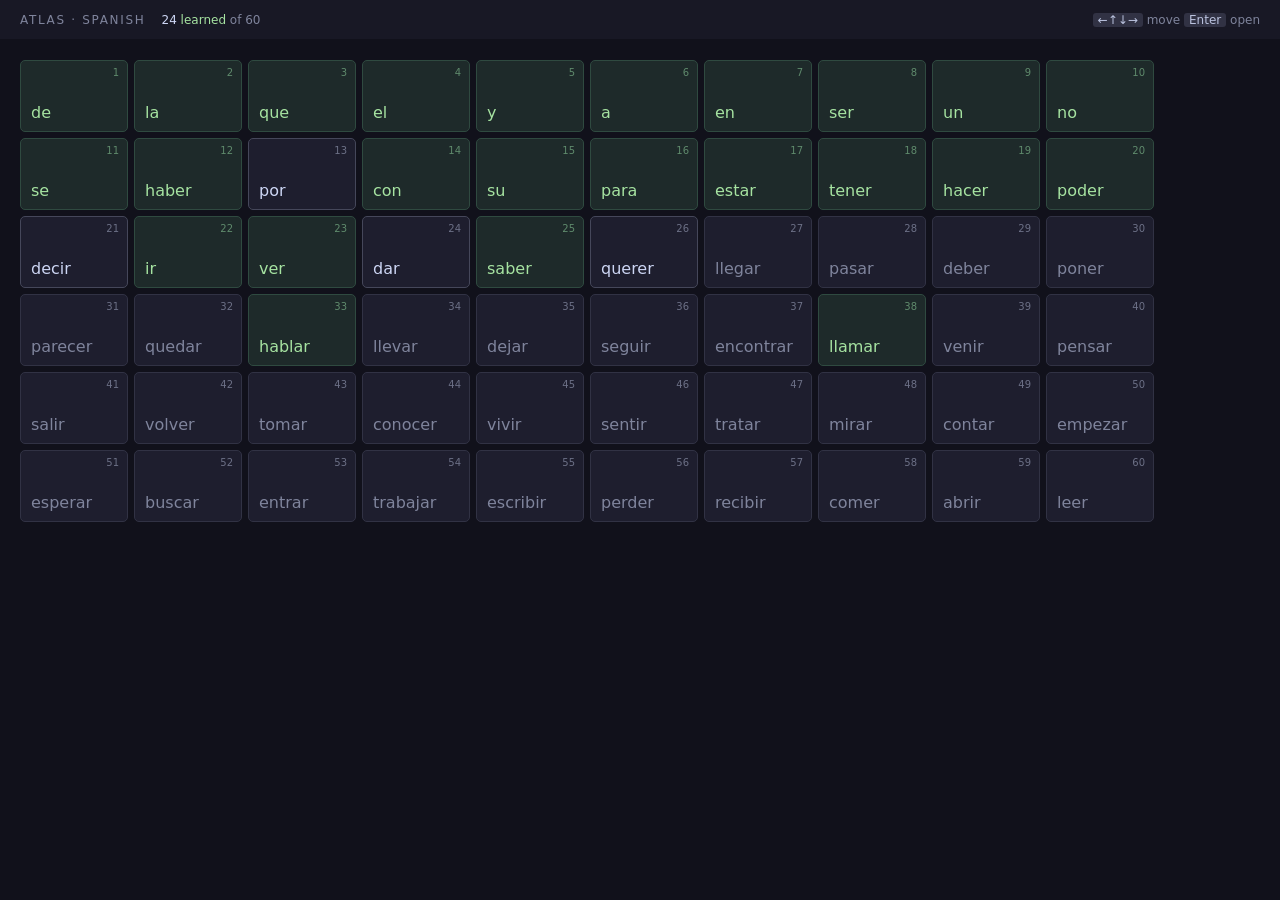
<file: cards/e-stage/index.html>
<!doctype html>
<html lang="en">
<head>
<meta charset="utf-8">
<meta name="viewport" content="width=device-width,initial-scale=1">
<title>E · centered stage</title>
<style>
:root{
  --crust:#11111b;--mantle:#181825;--base:#1e1e2e;--s0:#313244;--s1:#45475a;--s2:#585b70;
  --o0:#6c7086;--o1:#7f849c;--sub0:#a6adc8;--sub1:#bac2de;--text:#cdd6f4;
  --lav:#b4befe;--green:#a6e3a1;--red:#f38ba8;
  --tw:108px;--th:72px;--gap:6px;--u:16px;--cw:680px;--ch:520px;
  font-family:Inter,system-ui,-apple-system,"Segoe UI",sans-serif;
}
@media (min-width:2400px){:root{--tw:124px;--th:80px;--gap:7px;--u:21px;--cw:900px;--ch:680px}}
*{box-sizing:border-box;margin:0}
html,body{height:100%;background:var(--crust);color:var(--text);overflow:hidden}
body{display:flex;flex-direction:column}
button{font:inherit;color:inherit;background:none;border:0;cursor:pointer}
input{font:inherit}
.bar{flex:none;height:40px;display:flex;align-items:center;gap:16px;padding:0 20px;background:var(--mantle);border-bottom:1px solid var(--crust);font-size:12px;color:var(--o1)}
.bar .t{letter-spacing:.14em;text-transform:uppercase}
.bar b{color:var(--text);font-weight:500;font-variant-numeric:tabular-nums}
.bar em{font-style:normal;color:var(--green);font-variant-numeric:tabular-nums}
.bar .sp{flex:1}
kbd{font:inherit;color:var(--sub1);background:var(--s0);border-radius:3px;padding:0 5px}
.scroll{flex:1;overflow-y:auto;padding:20px;scrollbar-width:thin;scrollbar-color:var(--s0) transparent;transition:filter .28s,opacity .28s}
body.stage .scroll,body.stage .bar{filter:blur(3px) brightness(.55);pointer-events:none}
.bar{transition:filter .28s}
#grid{display:grid;grid-template-columns:repeat(auto-fill,var(--tw));grid-auto-rows:var(--th);gap:var(--gap)}
.tile{position:relative;background:var(--base);border:1px solid var(--s0);border-radius:5px;text-align:left;padding:9px 10px;color:var(--o1);font-size:16px;outline:none;overflow:hidden;display:flex;align-items:flex-end}
.tile .rk{position:absolute;top:6px;right:8px;font-size:10px;color:var(--o0);font-variant-numeric:tabular-nums}
.tile:hover{border-color:var(--s2);color:var(--sub1)}
.tile:focus-visible{border-color:var(--lav)}
.tile.L{color:var(--green);background:#1e2a2a;border-color:#2f4a40}
.tile.L:hover{border-color:var(--green)}
.tile.L .rk{color:#5f8a6c}
.tile.frontier{color:var(--text);border-color:var(--s1)}
.tile.cur{border-color:var(--lav);color:var(--text)}
.tile.lit{animation:lit 1.1s ease-out}
@keyframes lit{0%{box-shadow:0 0 0 0 #a6e3a1aa;background:#2f5a45}40%{box-shadow:0 0 28px 6px #a6e3a155}100%{box-shadow:0 0 0 0 #a6e3a100}}
.tip{position:fixed;z-index:30;pointer-events:none;display:none;background:var(--mantle);border:1px solid var(--s1);border-radius:3px;padding:3px 8px;font-size:13px}
.tip small{color:var(--o0);margin-left:6px}

/* stage */
#veil{position:fixed;inset:0;z-index:10;display:none;align-items:center;justify-content:center;background:#11111b66}
body.stage #veil{display:flex}
#card{width:var(--cw);height:var(--ch);font-size:var(--u);background:var(--mantle);border:1px solid var(--s1);border-radius:10px;box-shadow:0 30px 90px #000a;display:flex;flex-direction:column;padding:1.6em 2.4em 1.4em;position:relative;animation:in .22s cubic-bezier(.2,.8,.2,1)}
#card.done{border-color:#4f7a62}
#card.out{animation:out .2s ease-in forwards}
@keyframes in{from{opacity:0;transform:scale(.97)}to{opacity:1;transform:none}}
@keyframes out{to{opacity:0;transform:scale(1.04);filter:blur(6px)}}
.top{display:flex;align-items:center;gap:.8em;font-size:.68em;letter-spacing:.14em;text-transform:uppercase;color:var(--o0);height:1.6em}
.top i{font-style:normal;color:var(--lav)}.top i.g{color:var(--green)}
.top .sp{flex:1}
.dots{display:flex;gap:.5em}
.dots b{width:.55em;height:.55em;border-radius:50%;background:var(--s1)}
.dots b.on{background:var(--lav)}.dots b.ok{background:var(--green)}
.main{flex:1;display:flex;flex-direction:column;align-items:center;justify-content:center;text-align:center;min-height:0}
.fade{animation:fd .16s ease-out}
@keyframes fd{from{opacity:0;transform:translateY(4px)}to{opacity:1;transform:none}}
.fade-out{opacity:0;transition:opacity .1s}
.word{font-size:3.6em;font-weight:600;letter-spacing:-.02em;line-height:1.1}
.word.mask{color:var(--s2);letter-spacing:.25em}
.gl{font-size:1.25em;color:var(--sub1);margin-top:.35em;min-height:1.4em}
.gl.cue{font-size:1.9em;color:var(--text);margin-top:.1em}
.sent{font-size:1.45em;line-height:1.4;margin-top:1.1em;max-width:90%}
.sent mark{background:none;color:var(--lav);font-weight:600}
.sent .blank{display:inline-block;min-width:3.4ch;border-bottom:2px solid var(--lav);transform:translateY(-2px)}
.en{display:block;font-size:.72em;color:var(--o1);margin-top:.25em}
.en.w{color:var(--o0);font-style:italic}
.note{font-size:.78em;color:var(--o1);margin-top:1em;max-width:80%;line-height:1.45}
.said{font-size:.8em;color:var(--o1);margin-top:.9em}
.said b{font-weight:500;color:var(--sub1)}.said .ok{color:var(--green)}
.res{font-size:1em;margin-top:1em}
.res.bad{color:var(--red)}.res b{color:var(--text);font-weight:600}.res.good{color:var(--green)}
.foot{height:5.2em;display:flex;flex-direction:column;justify-content:flex-end;align-items:center}
.ans{width:100%;background:var(--base);border:1px solid var(--s0);border-radius:6px;padding:.55em .8em;font-size:1.35em;color:var(--text);text-align:center}
.ans:focus{outline:none;border-color:var(--lav)}
.ans::placeholder{color:var(--o0)}
.hint{font-size:.72em;color:var(--o0);margin-top:.7em;height:1.2em}
.cta{font-size:1.1em;color:var(--lav);padding:.55em 0}
.cta kbd{color:var(--lav)}
.cta .alt{color:var(--o1);font-size:.8em;margin-left:1em}
.deep{height:6em;width:100%;border-top:1px solid var(--s0);margin-top:.8em;padding-top:.7em;display:grid;grid-template-columns:1.3fr 1fr 1fr;gap:1.2em;text-align:left;font-size:.78em;color:var(--sub0);line-height:1.5;opacity:0;transition:opacity .18s}
.deep.on{opacity:1}
.deep small{display:block;font-size:.78em;letter-spacing:.12em;text-transform:uppercase;color:var(--o0)}
.deep b{color:var(--text);font-weight:500}
.rate{display:flex;gap:1.4em;font-size:.95em;color:var(--o1);padding:.55em 0}
.rate .pick{color:var(--green)}
</style>
</head>
<body>
<div class="bar"><span class="t">Atlas · Spanish</span><span id="cnt"></span><span class="sp"></span><span id="keys"></span></div>
<div class="scroll" id="sc"><div id="grid"></div></div>
<div id="veil"><div id="card"></div></div>
<div class="tip" id="tip"></div>
<script>
// [lemma, pos, gloss, sentence with [form], english, others (lemmas), grammar, irregular present forms]
const W=[
["de","prep","of, from","El libro [de] Ana.","Ana's book.","libro",""],
["la","art","the (feminine)","[La] casa es grande.","The house is big.","casa ser grande","Nouns are masculine or feminine; the article agrees."],
["que","conj","that, which","Creo [que] sí.","I think so.","creer sí",""],
["el","art","the (masculine)","[El] perro come.","The dog eats.","perro comer",""],
["y","conj","and","Pan [y] agua.","Bread and water.","pan agua","Becomes e before a word starting with i-."],
["a","prep","to, at","Voy [a] casa.","I'm going home.","ir casa","Before a person as object: Veo a Ana."],
["en","prep","in, on","Vivo [en] Madrid.","I live in Madrid.","vivir",""],
["ser","verb","to be (what something is)","Ella [es] médica.","She is a doctor.","ella médica","Identity, origin, profession: ser. State or place: estar.","soy|eres|es|somos"],
["un","art","a, one","Tengo [un] gato.","I have a cat.","tener gato",""],
["no","adv","no, not","[No] sé.","I don't know.","saber","Goes right before the verb."],
["se","pron","oneself (reflexive)","Ella [se] llama Ana.","Her name is Ana.","ella llamar","Reflexive: the action returns to the subject."],
["haber","aux","to have (auxiliary); there is","[Hay] pan.","There is bread.","pan","Hay = there is / there are.","he|has|ha|hemos"],
["por","prep","for, by, through","Gracias [por] todo.","Thanks for everything.","gracias todo","Por = reason or route. Para = purpose or recipient."],
["con","prep","with","Café [con] leche.","Coffee with milk.","café leche","con + mí = conmigo."],
["su","det","his, her, their","[Su] casa es azul.","Their house is blue.","casa ser azul","Su does not show the owner's gender."],
["para","prep","for, in order to","Es [para] ti.","It's for you.","ser tú",""],
["estar","verb","to be (state or place)","Yo [estoy] aquí.","I am here.","yo aquí","State or place: estar. Identity: ser.","estoy|estás|está|estamos"],
["tener","verb","to have","[Tengo] hambre.","I'm hungry.","hambre","Tener + noun for many states: hambre, sed, frío.","tengo|tienes|tiene|tenemos"],
["hacer","verb","to do, to make","¿Qué [haces]?","What are you doing?","qué","","hago|haces|hace|hacemos"],
["poder","verb","can, to be able to","No [puedo] ir.","I can't go.","no ir","poder + infinitive.","puedo|puedes|puede|podemos"],
["decir","verb","to say, to tell","Ella [dice] la verdad.","She tells the truth.","ella verdad","","digo|dices|dice|decimos"],
["ir","verb","to go","[Voy] al mercado.","I'm going to the market.","mercado","ir a + infinitive = going to do.","voy|vas|va|vamos"],
["ver","verb","to see","[Veo] el mar.","I see the sea.","mar","","veo|ves|ve|vemos"],
["dar","verb","to give","Te [doy] el libro.","I give you the book.","libro","","doy|das|da|damos"],
["saber","verb","to know (facts, how to)","Yo [sé] la respuesta.","I know the answer.","respuesta","Saber = facts. Conocer = people, places.","sé|sabes|sabe|sabemos"],
["querer","verb","to want, to love","[Quiero] agua.","I want water.","agua","Quiero + noun or + infinitive.","quiero|quieres|quiere|queremos"],
["llegar","verb","to arrive","El tren [llega] hoy.","The train arrives today.","tren hoy"],
["pasar","verb","to pass, to happen","¿Qué [pasa]?","What's happening?","qué"],
["deber","verb","should, must; to owe","[Debes] dormir.","You should sleep.","dormir","deber + infinitive = should."],
["poner","verb","to put, to place","Voy a [poner] la mesa.","I'm going to set the table.","ir mesa","","pongo|pones|pone|ponemos"],
["parecer","verb","to seem","[Parece] fácil.","It seems easy.","fácil","","parezco|pareces|parece|parecemos"],
["quedar","verb","to stay, to remain","Me [quedo] en casa.","I'm staying home.","yo casa en"],
["hablar","verb","to speak","Ella [habla] español.","She speaks Spanish.","ella español"],
["llevar","verb","to carry, to wear","[Llevo] una chaqueta.","I'm wearing a jacket.","chaqueta"],
["dejar","verb","to leave (behind), to let","[Deja] la llave aquí.","Leave the key here.","llave aquí"],
["seguir","verb","to follow, to continue","[Sigue] recto.","Keep going straight.","recto","","sigo|sigues|sigue|seguimos"],
["encontrar","verb","to find","No [encuentro] mi llave.","I can't find my key.","llave","","encuentro|encuentras|encuentra|encontramos"],
["llamar","verb","to call","Te [llamo] mañana.","I'll call you tomorrow.","mañana"],
["venir","verb","to come","¿[Vienes] conmigo?","Are you coming with me?","conmigo","","vengo|vienes|viene|venimos"],
["pensar","verb","to think","[Pienso] en ti.","I'm thinking of you.","ti","","pienso|piensas|piensa|pensamos"],
["salir","verb","to go out, to leave","[Salimos] a las ocho.","We leave at eight.","ocho","","salgo|sales|sale|salimos"],
["volver","verb","to return","[Vuelvo] pronto.","I'll be back soon.","pronto","","vuelvo|vuelves|vuelve|volvemos"],
["tomar","verb","to take, to drink","Voy a [tomar] un café.","I'm going to have a coffee.","ir café"],
["conocer","verb","to know (people, places)","[Conozco] a tu hermana.","I know your sister.","hermana","Conocer + a before a person.","conozco|conoces|conoce|conocemos"],
["vivir","verb","to live","[Vivimos] en Madrid.","We live in Madrid.","Madrid"],
["sentir","verb","to feel","[Siento] frío.","I feel cold.","frío","","siento|sientes|siente|sentimos"],
["tratar","verb","to try; to treat","[Trato] de dormir.","I'm trying to sleep.","dormir","tratar de + infinitive = to try to."],
["mirar","verb","to look at","[Mira] el cielo.","Look at the sky.","cielo"],
["contar","verb","to count; to tell","Voy a [contar] hasta diez.","I'm going to count to ten.","ir diez","","cuento|cuentas|cuenta|contamos"],
["empezar","verb","to begin","La clase [empieza] ya.","Class starts now.","clase ya","","empiezo|empiezas|empieza|empezamos"],
["esperar","verb","to wait; to hope","[Espero] el autobús.","I'm waiting for the bus.","autobús"],
["buscar","verb","to look for","[Busco] trabajo.","I'm looking for work.","trabajo"],
["entrar","verb","to enter","[Entra], por favor.","Come in, please.","favor"],
["trabajar","verb","to work","[Trabajo] en casa.","I work from home.","casa"],
["escribir","verb","to write","[Escribo] una carta.","I'm writing a letter.","carta"],
["perder","verb","to lose","No quiero [perder].","I don't want to lose.","querer","","pierdo|pierdes|pierde|perdemos"],
["recibir","verb","to receive","[Recibo] un mensaje.","I get a message.","mensaje"],
["comer","verb","to eat","[Comemos] a las dos.","We eat at two.","dos"],
["abrir","verb","to open","[Abre] la puerta.","Open the door.","puerta"],
["leer","verb","to read","[Leo] un libro.","I'm reading a book.","libro"]
].map((a,i)=>({i,r:i+1,l:a[0],pos:a[1],g:a[2],es:a[3],en:a[4],o:a[5].split(' '),gr:a[6]||'',f:a[7]?a[7].split('|'):null,form:(a[3].match(/\[(.+?)\]/)||[])[1]}));
const idx={};W.forEach(w=>idx[w.l]=w);

const learned=new Set([0,1,2,3,4,5,6,7,8,9,10,11,13,14,15,16,17,18,19,21,22,24,32,37]);
const S={open:null,mode:null,stage:null,guess:'',said:'',deep:false,rated:null,missed:false};
const $=s=>document.querySelector(s), grid=$('#grid'), card_=$('#card'), tip=$('#tip');
const esc=s=>String(s).replace(/[&<>]/g,c=>({'&':'&amp;','<':'&lt;','>':'&gt;'}[c]));
const norm=s=>s.toLowerCase().trim().replace(/[¿?¡!.,]/g,'');
const strip=s=>norm(s).normalize('NFD').replace(/[\u0300-\u036f]/g,'');
const tiles=W.map(w=>{const b=document.createElement('button');b.className='tile';b.dataset.i=w.i;grid.appendChild(b);return b});
function known(l){const w=idx[l];return !w||learned.has(w.i)}
function enOK(w){return w.o.every(known)}
function lit(w){return esc(w.es).replace(/\[(.+?)\]/,'<mark>$1</mark>')}
function cloze(w){return esc(w.es).replace(/\[(.+?)\]/,'<span class="blank"></span>')}
function plain(w){return esc(w.es).replace(/\[(.+?)\]/,'$1')}
function cols(){return getComputedStyle(grid).gridTemplateColumns.split(' ').length}
function frontierSet(){const f=new Set();W.forEach(w=>{if(!learned.has(w.i)&&enOK(w)&&f.size<4)f.add(w.i)});return f}
function paint(){
  const fr=frontierSet();
  tiles.forEach((t,i)=>{
    t.className='tile'+(learned.has(i)?' L':'')+(!learned.has(i)&&fr.has(i)?' frontier':'')+(S.open===i?' cur':'');
    t.innerHTML=`<span class="rk">${W[i].r}</span>${esc(W[i].l)}`;
  });
  $('#cnt').innerHTML=`<b>${learned.size}</b> <em>learned</em> of ${W.length}`;
  $('#keys').innerHTML=S.open==null?'<kbd>←↑↓→</kbd> move <kbd>Enter</kbd> open':'<kbd>Esc</kbd> close';
}
const STEPS=['guess','meet','recall','done'];
function card(fade){
  const w=W[S.open],L=S.mode==='learn',st=S.stage;
  let top,main='',foot='';
  if(L){
    const k=st==='miss'?2:STEPS.indexOf(st);
    const dots='<span class="dots">'+STEPS.map((s,j)=>`<b class="${st==='done'?'ok':j===k?'on':j<k?'ok':''}"></b>`).join('')+'</span>';
    top=`<span>#${w.r}</span><span>${w.pos}</span><i class="${st==='done'?'g':''}">${st==='done'?'learned':'new word'}</i><span class="sp"></span>${dots}`;
    if(st==='guess'){
      main=`<div class="word">${esc(w.l)}</div><div class="sent">${lit(w)}</div>`;
      foot=`<input class="ans" id="in" autocomplete="off" spellcheck="false" placeholder="what might it mean?"><div class="hint"><kbd>Enter</kbd> guess · empty <kbd>Enter</kbd> = no idea</div>`;
    }else if(st==='meet'){
      const ok=S.guess&&matches(S.guess,w.g);
      main=`<div class="word">${esc(w.l)}</div><div class="gl">${esc(w.g)}</div>
        <div class="said">${S.guess?`you guessed <b>${esc(S.guess)}</b> ${ok?'<span class="ok">✓</span>':''}`:'no idea, fine'}</div>
        <div class="sent">${lit(w)}${enOK(w)?`<span class="en">${esc(w.en)}</span>`:`<span class="en w">english held back: it has words you haven't met</span>`}</div>
        ${w.gr?`<div class="note">${esc(w.gr)}</div>`:''}`;
      foot=`<div class="cta"><kbd>Enter</kbd> now recall it</div>`;
    }else if(st==='recall'||st==='miss'){
      main=`<div class="word mask">${st==='miss'?esc(w.l):'· · ·'}</div><div class="gl cue">${esc(w.g)}</div>
        <div class="sent">${cloze(w)}${enOK(w)?`<span class="en">${esc(w.en)}</span>`:''}</div>`;
      if(st==='miss'){
        main+=`<div class="res bad">✗ you wrote ${esc(S.said||'nothing')} — it is <b>${esc(w.l)}</b></div>`;
        foot=`<div class="cta"><kbd>Enter</kbd> try again</div>`;
      }else foot=`<input class="ans" id="in" autocomplete="off" spellcheck="false" placeholder="type the Spanish"><div class="hint"><kbd>Enter</kbd> check</div>`;
    }else{
      const nx=nextIdx();
      main=`<div class="word">${esc(w.l)}</div><div class="gl">${esc(w.g)}</div>
        <div class="sent">${plain(w)}<span class="en">${esc(w.en)}</span></div>
        <div class="res good">✓ ${esc(w.l)} is yours · ${S.rated}</div>`;
      foot=`<div class="cta">${nx!=null?`<kbd>Enter</kbd> next: <b>${esc(W[nx].l)}</b>`:''}<span class="alt"><kbd>Esc</kbd> back to the atlas</span></div>`;
    }
  }else{
    top=`<span>#${w.r}</span><span>${w.pos}</span><i class="g">learned</i><span class="sp"></span><span>review</span>`;
    if(st==='ask'){
      main=`<div class="word">${esc(w.l)}</div><div class="said">say it in your head, then type it</div>`;
      foot=`<input class="ans" id="in" autocomplete="off" spellcheck="false" placeholder="meaning in English"><div class="hint"><kbd>Enter</kbd> reveal · empty = not sure</div>`;
    }else{
      const ok=S.guess&&matches(S.guess,w.g);
      let forms='';
      if(w.pos==='verb'){const f=w.f||regular(w.l);forms=`<div><small>present</small>yo <b>${f[0]}</b> · tú <b>${f[1]}</b><br>él <b>${f[2]}</b> · nosotros <b>${f[3]}</b></div>`}
      else forms=`<div><small>present</small>–</div>`;
      main=`<div class="word">${esc(w.l)}</div><div class="gl">${esc(w.g)}</div>
        <div class="said">${S.guess?`you said <b>${esc(S.guess)}</b> ${ok?'<span class="ok">✓</span>':''}`:'not sure'}</div>
        <div class="sent">${lit(w)}${enOK(w)?`<span class="en">${esc(w.en)}</span>`:''}</div>
        <div class="deep ${S.deep?'on':''}">${forms}<div><small>grammar</small>${esc(w.gr||'nothing special')}</div><div><small>also</small>${esc(more(w))}</div></div>`;
      foot=S.rated?`<div class="rate"><span class="pick">${S.rated}</span><span><kbd>↓</kbd> ${S.deep?'less':'deepen'}</span><span><kbd>Enter</kbd> close</span></div>`
        :`<div class="rate"><span><kbd>1</kbd> again</span><span><kbd>Enter</kbd> good</span><span><kbd>↓</kbd> ${S.deep?'less':'deepen'}</span></div>`;
    }
  }
  card_.className=(st==='done'?'done':'');
  card_.innerHTML=`<div class="top">${top}</div><div class="main ${fade?'fade':''}">${main}</div><div class="foot ${fade?'fade':''}">${foot}</div>`;
  const inp=card_.querySelector('input');
  if(inp)inp.focus({preventScroll:true});
}
function more(w){const o=w.o.filter(x=>idx[x]).map(x=>idx[x].l);return o.length?'seen with: '+o.join(', '):'no more to add yet; this is a full-fledged word already'}
function regular(l){
  const s=l.slice(0,-2),t=l.slice(-2);
  if(t==='ar')return[s+'o',s+'as',s+'a',s+'amos'];
  if(t==='er')return[s+'o',s+'es',s+'e',s+'emos'];
  return[s+'o',s+'es',s+'e',s+'imos'];
}
function matches(g,gloss){
  const stop=new Set(['to','the','a','an','of','be','in','on','is']);
  const words=x=>norm(x.replace(/\(.*?\)/g,' ')).split(/[^a-z']+/).filter(y=>y&&!stop.has(y));
  const gw=new Set(words(gloss).concat(norm(gloss).split(/[^a-z']+/)));
  return words(g).some(x=>gw.has(x));
}

function nextIdx(){
  const cand=W.filter(x=>!learned.has(x.i)&&x.i!==S.open);
  const x=cand.find(x=>enOK(x)&&x.i>S.open)||cand.find(x=>enOK(x))||cand[0];
  return x?x.i:null;
}
function openTile(i,quick){
  tip.style.display='none';
  const go=()=>{
    S.open=i;S.deep=false;S.rated=null;S.guess='';S.said='';S.missed=false;
    if(learned.has(i)){S.mode='review';S.stage='ask'}else{S.mode='learn';S.stage='guess'}
    document.body.classList.add('stage');paint();card(true);
  };
  if(quick&&S.open!=null){
    const m=card_.querySelectorAll('.main,.foot,.top');m.forEach(e=>e.classList.add('fade-out'));
    setTimeout(go,110);
  }else{go();card_.style.animation='none';card_.offsetWidth;card_.style.animation=''}
}
let closing=false;
function closeTile(){
  if(S.open==null||closing)return;const i=S.open;closing=true;
  card_.classList.add('out');
  document.body.classList.remove('stage');
  setTimeout(()=>{
    closing=false;S.open=null;card_.classList.remove('out');paint();
    tiles.forEach(t=>t.tabIndex=-1);tiles[i].tabIndex=0;tiles[i].focus({preventScroll:true});
    if(S.lightOnClose){S.lightOnClose=false;tiles[i].classList.add('lit')}
  },210);
}
function setStage(s){S.stage=s;card(true)}
function submit(v){
  const w=W[S.open];
  if(S.mode==='learn'){
    if(S.stage==='guess'){S.guess=v.trim();setStage('meet')}
    else if(S.stage==='recall'){
      const a=strip(v),ok=a===strip(w.l)||(w.form&&a===strip(w.form));
      if(ok){
        S.rated=S.missed?'hard':'good';
        if(norm(v)!==norm(w.l)&&!(w.form&&norm(v)===norm(w.form)))S.rated='hard · mind the accent';
        learned.add(S.open);S.lightOnClose=true;
        paint();tiles[S.open].classList.add('lit');
        setStage('done');
      }else{S.said=v.trim();S.missed=true;setStage('miss')}
    }
  }else if(S.stage==='ask'){S.guess=v.trim();setStage('reveal')}
}
function rate(r){S.rated=r==='good'?'good · back in 4 days':'again · back in 10 min';card(false)}
document.addEventListener('keydown',e=>{
  const inInput=e.target.tagName==='INPUT';
  if(S.open!=null){
    if(e.key==='Escape'){e.preventDefault();closeTile();return}
    if(closing)return;
    if(inInput){if(e.key==='Enter'){e.preventDefault();submit(e.target.value)}return}
    if(S.mode==='learn'){
      if(e.key==='Enter'){
        e.preventDefault();
        if(S.stage==='meet'||S.stage==='miss')setStage('recall');
        else if(S.stage==='done'){const n=nextIdx();if(n==null)closeTile();else openTile(n,true)}
      }
    }else if(S.stage==='reveal'){
      if(e.key==='1'&&!S.rated)rate('again');
      else if(e.key==='Enter'){e.preventDefault();if(S.rated)closeTile();else rate('good')}
      else if(e.key==='ArrowDown'||e.key==='ArrowUp'){e.preventDefault();S.deep=e.key==='ArrowDown';card(false)}
    }
    return;
  }
  const f=document.activeElement;
  if(f&&f.classList&&f.classList.contains('tile')){
    const i=+f.dataset.i,c=cols();let n=null;
    if(e.key==='ArrowRight')n=i+1;else if(e.key==='ArrowLeft')n=i-1;else if(e.key==='ArrowDown')n=i+c;else if(e.key==='ArrowUp')n=i-c;
    if(n!=null&&n>=0&&n<W.length){e.preventDefault();tiles.forEach(t=>t.tabIndex=-1);tiles[n].tabIndex=0;tiles[n].focus();return}
    if(e.key==='Enter'||e.key===' '){e.preventDefault();openTile(i)}
  }
});
grid.addEventListener('click',e=>{const t=e.target.closest('.tile');if(t&&S.open==null)openTile(+t.dataset.i)});
$('#veil').addEventListener('mousedown',e=>{if(e.target.id==='veil')closeTile()});
grid.addEventListener('mousemove',e=>{
  const t=e.target.closest('.tile');
  if(!t||S.open!=null){tip.style.display='none';return}
  const w=W[+t.dataset.i];tip.innerHTML=`${esc(w.l)}<small>#${w.r}</small>`;tip.style.display='block';
  tip.style.left=Math.min(e.clientX+14,innerWidth-140)+'px';tip.style.top=(e.clientY+16)+'px';
});
grid.addEventListener('mouseleave',()=>tip.style.display='none');
tiles.forEach(t=>t.tabIndex=-1);tiles[0].tabIndex=0;
paint();
window.__S=S;window.__learned=learned;
</script>
</body>
</html>
</file>
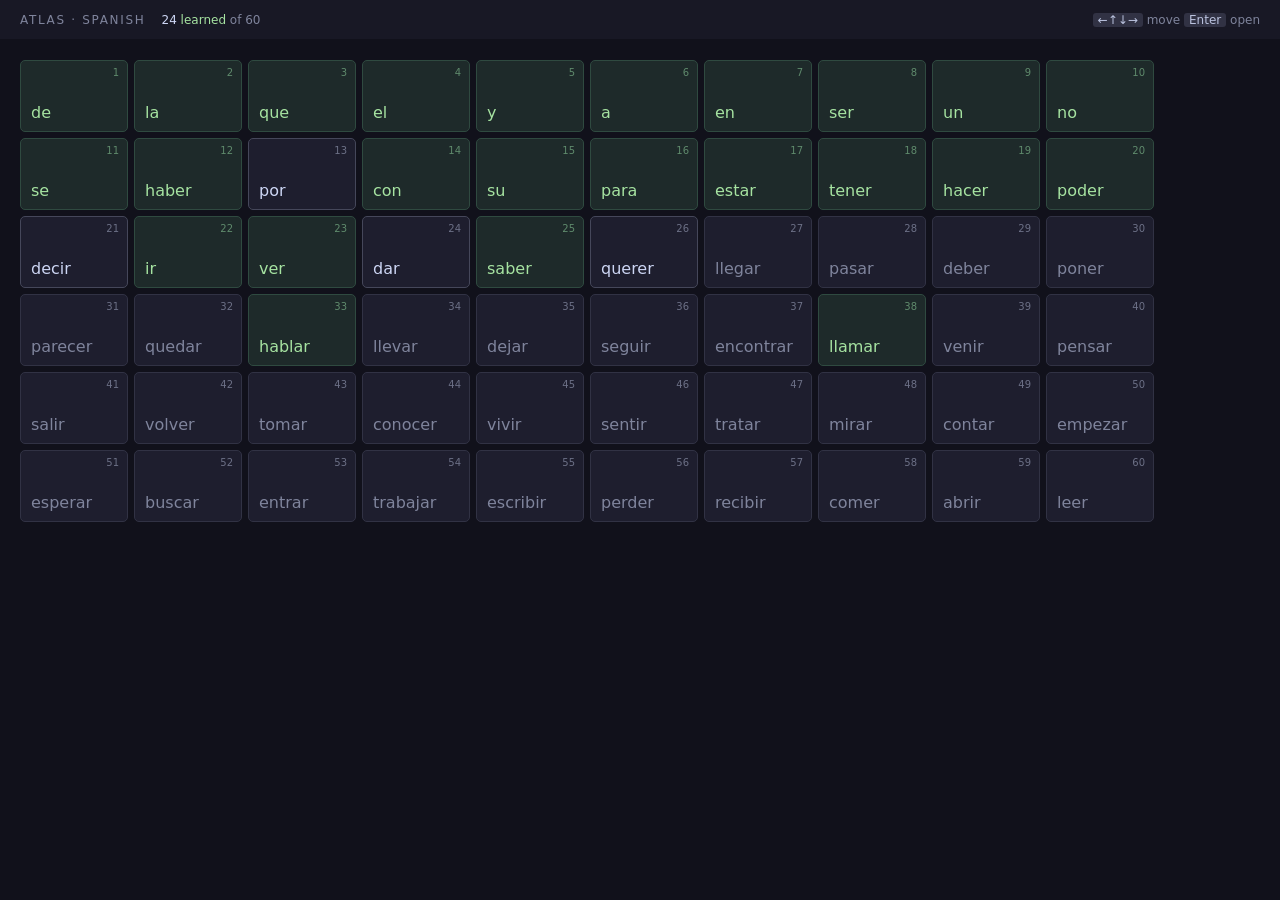
<file: cards/f-callout/index.html>
<!doctype html>
<html lang="en">
<head>
<meta charset="utf-8">
<meta name="viewport" content="width=device-width,initial-scale=1">
<title>F · anchored callout</title>
<style>
:root{
  --crust:#11111b;--mantle:#181825;--base:#1e1e2e;--s0:#313244;--s1:#45475a;--s2:#585b70;
  --o0:#6c7086;--o1:#7f849c;--sub0:#a6adc8;--sub1:#bac2de;--text:#cdd6f4;
  --lav:#b4befe;--green:#a6e3a1;--red:#f38ba8;
  --tw:108px;--th:72px;--gap:6px;--cw:420px;--ch:350px;--fs:1;
  font-family:Inter,system-ui,-apple-system,"Segoe UI",sans-serif;
}
@media (min-width:2400px){:root{--tw:124px;--th:80px;--gap:7px;--cw:500px;--ch:410px;--fs:1.18}}
*{box-sizing:border-box;margin:0}
html,body{height:100%;background:var(--crust);color:var(--text);overflow:hidden}
body{display:flex;flex-direction:column}
button{font:inherit;color:inherit;background:none;border:0;cursor:pointer}
input{font:inherit}
.bar{flex:none;height:40px;display:flex;align-items:center;gap:16px;padding:0 20px;background:var(--mantle);border-bottom:1px solid var(--crust);font-size:12px;color:var(--o1)}
.bar .t{letter-spacing:.14em;text-transform:uppercase}
.bar b{color:var(--text);font-weight:500;font-variant-numeric:tabular-nums}
.bar em{font-style:normal;color:var(--green);font-variant-numeric:tabular-nums}
.bar .sp{flex:1}
kbd{font:inherit;color:var(--sub1);background:var(--s0);border-radius:3px;padding:0 5px}
.scroll{flex:1;overflow-y:auto;padding:20px;scrollbar-width:thin;scrollbar-color:var(--s0) transparent}
#grid{display:grid;grid-template-columns:repeat(auto-fill,var(--tw));grid-auto-rows:var(--th);gap:var(--gap)}
.tile{position:relative;background:var(--base);border:1px solid var(--s0);border-radius:5px;text-align:left;padding:9px 10px;color:var(--o1);font-size:16px;outline:none;overflow:hidden;display:flex;align-items:flex-end}
.tile .rk{position:absolute;top:6px;right:8px;font-size:10px;color:var(--o0);font-variant-numeric:tabular-nums}
.tile:hover{border-color:var(--s2);color:var(--sub1)}
.tile:focus-visible{border-color:var(--lav)}
.tile.L{color:var(--green);background:#1e2a2a;border-color:#2f4a40}
.tile.L:hover{border-color:var(--green)}
.tile.L .rk{color:#5f8a6c}
.tile.frontier{color:var(--text);border-color:var(--s1)}
.tile.anchor{z-index:3;border-color:var(--lav);color:var(--text);background:#262a45;box-shadow:0 0 0 2px #b4befe44,0 0 18px #b4befe33}
.tile.anchor.L{background:#1e2a2a;color:var(--green);border-color:var(--green);box-shadow:0 0 0 2px #a6e3a144,0 0 18px #a6e3a133}
.tile.anchor.done{background:#25402f;border-color:var(--green);color:var(--green);box-shadow:0 0 0 2px #a6e3a155,0 0 18px #a6e3a144}
/* callout */
#co{position:fixed;z-index:10;width:var(--cw);height:var(--ch);background:var(--mantle);border:1px solid var(--lav);border-radius:8px;box-shadow:0 14px 48px #000a;padding:16px 18px 14px;display:none;flex-direction:column;font-size:calc(14px*var(--fs))}
#co.done,#co.L{border-color:var(--green)}
#co .tail{position:absolute;width:14px;height:14px;background:var(--mantle);border:1px solid var(--lav);transform:rotate(45deg)}
#co.done .tail,#co.L .tail{border-color:var(--green)}
#co.r .tail{left:-8px;border-top:0;border-right:0}
#co.l .tail{right:-8px;border-bottom:0;border-left:0}
#co.b .tail{top:-8px;border-bottom:0;border-right:0}
#co.a .tail{bottom:-8px;border-top:0;border-left:0}
.cb{flex:1;min-height:0;overflow:hidden;display:flex;flex-direction:column}
.hd{display:flex;align-items:baseline;gap:10px}
.hd h2{font-size:calc(30px*var(--fs));font-weight:600;letter-spacing:-.01em;line-height:1.15}
.hd h2.mask{color:var(--s2);letter-spacing:.2em}
.meta{font-size:calc(10px*var(--fs));letter-spacing:.14em;text-transform:uppercase;color:var(--o0);display:flex;gap:10px;margin-bottom:2px}
.meta i{font-style:normal;color:var(--lav)}
.meta .g{color:var(--green)}
.gl{font-size:calc(15px*var(--fs));color:var(--sub1);margin-top:3px}
.gl.cue{font-size:calc(20px*var(--fs));color:var(--text)}
.sent{font-size:calc(18px*var(--fs));line-height:1.4;margin-top:12px}
.sent mark{background:none;color:var(--lav);font-weight:600}
.sent .blank{display:inline-block;min-width:3.4ch;border-bottom:2px solid var(--lav);transform:translateY(-2px)}
.en{display:block;font-size:.72em;color:var(--o1);margin-top:2px}
.en.w{color:var(--o0);font-style:italic}
.note{font-size:calc(12px*var(--fs));color:var(--o1);margin-top:8px;border-left:2px solid var(--s0);padding-left:9px;line-height:1.45}
.said{font-size:calc(12px*var(--fs));color:var(--o1);margin-top:8px}
.said b{font-weight:500;color:var(--sub1)}
.said .ok{color:var(--green)}
.res{font-size:calc(14px*var(--fs));margin-top:10px}
.res.bad{color:var(--red)}
.res b{color:var(--text);font-weight:600}
.res.good{color:var(--green)}
.foot{flex:none;padding-top:8px}
.ans{width:100%;background:var(--base);border:1px solid var(--s0);border-radius:3px;padding:8px 10px;font-size:calc(15px*var(--fs));color:var(--text)}
.ans:focus{outline:none;border-color:var(--lav)}
.ans::placeholder{color:var(--o0)}
.hint{font-size:calc(11px*var(--fs));color:var(--o0);margin-top:6px}
.cta{font-size:calc(14px*var(--fs));color:var(--lav)}
.cta kbd{color:var(--lav)}
.cta .mut{color:var(--o1)}
.deep{overflow:hidden;max-height:0;opacity:0;transition:max-height .2s,opacity .2s}
.deep.on{max-height:200px;opacity:1}
.deep .row{font-size:calc(12.5px*var(--fs));color:var(--sub0);margin-top:7px;line-height:1.45}
.deep .row small{display:block;font-size:calc(10px*var(--fs));letter-spacing:.12em;text-transform:uppercase;color:var(--o0)}
.deep .forms{display:flex;gap:14px;flex-wrap:wrap;font-variant-numeric:tabular-nums}
.deep .forms span b{color:var(--text);font-weight:500}
.rate{display:flex;gap:12px;align-items:center;font-size:calc(13px*var(--fs));color:var(--o1)}
.rate span.pick{color:var(--green)}
.tip{position:fixed;z-index:30;pointer-events:none;display:none;background:var(--mantle);border:1px solid var(--s1);border-radius:3px;padding:3px 8px;font-size:13px}
.tip small{color:var(--o0);margin-left:6px}
</style>
</head>
<body>
<div class="bar"><span class="t">Atlas · Spanish</span><span id="cnt"></span><span class="sp"></span><span id="keys"></span></div>
<div class="scroll" id="sc"><div id="grid"></div></div>
<div id="co"><div class="tail" id="tail"></div><div class="cb" id="cb"></div><div class="foot" id="ft"></div></div>
<div class="tip" id="tip"></div>
<script>
// [lemma, pos, gloss, sentence with [form], english, others (lemmas), grammar, irregular present forms yo|tú|él|nosotros]
const W=[
["de","prep","of, from","El libro [de] Ana.","Ana's book.","libro",""],
["la","art","the (feminine)","[La] casa es grande.","The house is big.","casa ser grande","Nouns are masculine or feminine; the article agrees."],
["que","conj","that, which","Creo [que] sí.","I think so.","creer sí",""],
["el","art","the (masculine)","[El] perro come.","The dog eats.","perro comer",""],
["y","conj","and","Pan [y] agua.","Bread and water.","pan agua","Becomes e before a word starting with i-."],
["a","prep","to, at","Voy [a] casa.","I'm going home.","ir casa","Before a person as object: Veo a Ana."],
["en","prep","in, on","Vivo [en] Madrid.","I live in Madrid.","vivir",""],
["ser","verb","to be (what something is)","Ella [es] médica.","She is a doctor.","ella médica","Identity, origin, profession: ser. State or place: estar.","soy|eres|es|somos"],
["un","art","a, one","Tengo [un] gato.","I have a cat.","tener gato",""],
["no","adv","no, not","[No] sé.","I don't know.","saber","Goes right before the verb."],
["se","pron","oneself (reflexive)","Ella [se] llama Ana.","Her name is Ana.","ella llamar","Reflexive: the action returns to the subject."],
["haber","aux","to have (auxiliary); there is","[Hay] pan.","There is bread.","pan","Hay = there is / there are.","he|has|ha|hemos"],
["por","prep","for, by, through","Gracias [por] todo.","Thanks for everything.","gracias todo","Por = reason or route. Para = purpose or recipient."],
["con","prep","with","Café [con] leche.","Coffee with milk.","café leche","con + mí = conmigo."],
["su","det","his, her, their","[Su] casa es azul.","Their house is blue.","casa ser azul","Su does not show the owner's gender."],
["para","prep","for, in order to","Es [para] ti.","It's for you.","ser tú",""],
["estar","verb","to be (state or place)","Yo [estoy] aquí.","I am here.","yo aquí","State or place: estar. Identity: ser.","estoy|estás|está|estamos"],
["tener","verb","to have","[Tengo] hambre.","I'm hungry.","hambre","Tener + noun for many states: hambre, sed, frío.","tengo|tienes|tiene|tenemos"],
["hacer","verb","to do, to make","¿Qué [haces]?","What are you doing?","qué","","hago|haces|hace|hacemos"],
["poder","verb","can, to be able to","No [puedo] ir.","I can't go.","no ir","poder + infinitive.","puedo|puedes|puede|podemos"],
["decir","verb","to say, to tell","Ella [dice] la verdad.","She tells the truth.","ella verdad","","digo|dices|dice|decimos"],
["ir","verb","to go","[Voy] al mercado.","I'm going to the market.","mercado","ir a + infinitive = going to do.","voy|vas|va|vamos"],
["ver","verb","to see","[Veo] el mar.","I see the sea.","mar","","veo|ves|ve|vemos"],
["dar","verb","to give","Te [doy] el libro.","I give you the book.","libro","","doy|das|da|damos"],
["saber","verb","to know (facts, how to)","Yo [sé] la respuesta.","I know the answer.","respuesta","Saber = facts. Conocer = people, places.","sé|sabes|sabe|sabemos"],
["querer","verb","to want, to love","[Quiero] agua.","I want water.","agua","Quiero + noun or + infinitive.","quiero|quieres|quiere|queremos"],
["llegar","verb","to arrive","El tren [llega] hoy.","The train arrives today.","tren hoy"],
["pasar","verb","to pass, to happen","¿Qué [pasa]?","What's happening?","qué"],
["deber","verb","should, must; to owe","[Debes] dormir.","You should sleep.","dormir","deber + infinitive = should."],
["poner","verb","to put, to place","Voy a [poner] la mesa.","I'm going to set the table.","ir mesa","","pongo|pones|pone|ponemos"],
["parecer","verb","to seem","[Parece] fácil.","It seems easy.","fácil","","parezco|pareces|parece|parecemos"],
["quedar","verb","to stay, to remain","Me [quedo] en casa.","I'm staying home.","yo casa en"],
["hablar","verb","to speak","Ella [habla] español.","She speaks Spanish.","ella español"],
["llevar","verb","to carry, to wear","[Llevo] una chaqueta.","I'm wearing a jacket.","chaqueta"],
["dejar","verb","to leave (behind), to let","[Deja] la llave aquí.","Leave the key here.","llave aquí"],
["seguir","verb","to follow, to continue","[Sigue] recto.","Keep going straight.","recto","","sigo|sigues|sigue|seguimos"],
["encontrar","verb","to find","No [encuentro] mi llave.","I can't find my key.","llave","","encuentro|encuentras|encuentra|encontramos"],
["llamar","verb","to call","Te [llamo] mañana.","I'll call you tomorrow.","mañana"],
["venir","verb","to come","¿[Vienes] conmigo?","Are you coming with me?","conmigo","","vengo|vienes|viene|venimos"],
["pensar","verb","to think","[Pienso] en ti.","I'm thinking of you.","ti","","pienso|piensas|piensa|pensamos"],
["salir","verb","to go out, to leave","[Salimos] a las ocho.","We leave at eight.","ocho","","salgo|sales|sale|salimos"],
["volver","verb","to return","[Vuelvo] pronto.","I'll be back soon.","pronto","","vuelvo|vuelves|vuelve|volvemos"],
["tomar","verb","to take, to drink","Voy a [tomar] un café.","I'm going to have a coffee.","ir café"],
["conocer","verb","to know (people, places)","[Conozco] a tu hermana.","I know your sister.","hermana","Conocer + a before a person.","conozco|conoces|conoce|conocemos"],
["vivir","verb","to live","[Vivimos] en Madrid.","We live in Madrid.","Madrid"],
["sentir","verb","to feel","[Siento] frío.","I feel cold.","frío","","siento|sientes|siente|sentimos"],
["tratar","verb","to try; to treat","[Trato] de dormir.","I'm trying to sleep.","dormir","tratar de + infinitive = to try to."],
["mirar","verb","to look at","[Mira] el cielo.","Look at the sky.","cielo"],
["contar","verb","to count; to tell","Voy a [contar] hasta diez.","I'm going to count to ten.","ir diez","","cuento|cuentas|cuenta|contamos"],
["empezar","verb","to begin","La clase [empieza] ya.","Class starts now.","clase ya","","empiezo|empiezas|empieza|empezamos"],
["esperar","verb","to wait; to hope","[Espero] el autobús.","I'm waiting for the bus.","autobús"],
["buscar","verb","to look for","[Busco] trabajo.","I'm looking for work.","trabajo"],
["entrar","verb","to enter","[Entra], por favor.","Come in, please.","favor"],
["trabajar","verb","to work","[Trabajo] en casa.","I work from home.","casa"],
["escribir","verb","to write","[Escribo] una carta.","I'm writing a letter.","carta"],
["perder","verb","to lose","No quiero [perder].","I don't want to lose.","querer","","pierdo|pierdes|pierde|perdemos"],
["recibir","verb","to receive","[Recibo] un mensaje.","I get a message.","mensaje"],
["comer","verb","to eat","[Comemos] a las dos.","We eat at two.","dos"],
["abrir","verb","to open","[Abre] la puerta.","Open the door.","puerta"],
["leer","verb","to read","[Leo] un libro.","I'm reading a book.","libro"]
].map((a,i)=>({i,r:i+1,l:a[0],pos:a[1],g:a[2],es:a[3],en:a[4],o:a[5].split(' '),gr:a[6]||'',f:a[7]?a[7].split('|'):null,form:(a[3].match(/\[(.+?)\]/)||[])[1]}));
const idx={};W.forEach(w=>idx[w.l]=w);
const learned=new Set([0,1,2,3,4,5,6,7,8,9,10,11,13,14,15,16,17,18,19,21,22,24,32,37]);

const S={open:null,mode:null,stage:null,guess:'',said:'',deep:false,rated:null,missed:null};
const $=s=>document.querySelector(s), grid=$('#grid'), sc=$('#sc'), tip=$('#tip'), co=$('#co');
const esc=s=>String(s).replace(/[&<>]/g,c=>({'&':'&amp;','<':'&lt;','>':'&gt;'}[c]));
const norm=s=>s.toLowerCase().trim().replace(/[¿?¡!.,]/g,'');
const strip=s=>norm(s).normalize('NFD').replace(/[̀-ͯ]/g,'');
const tiles=W.map(w=>{const b=document.createElement('button');b.className='tile';b.dataset.i=w.i;grid.appendChild(b);return b});
function known(l){const w=idx[l];return !w||learned.has(w.i)}
function enOK(w){return w.o.every(known)}
function lit(w){return esc(w.es).replace(/\[(.+?)\]/,'<mark>$1</mark>')}
function cloze(w){return esc(w.es).replace(/\[(.+?)\]/,'<span class="blank"></span>')}
function plain(w){return esc(w.es).replace(/\[(.+?)\]/,'$1')}
function cols(){return getComputedStyle(grid).gridTemplateColumns.split(' ').length}
function more(w){const o=w.o.filter(x=>idx[x]).map(x=>idx[x].l);return o.length?'seen with: '+o.join(', '):'no more to add yet; this is a full-fledged word already'}
function regular(l){
  const s=l.slice(0,-2),t=l.slice(-2);
  if(t==='ar')return[s+'o',s+'as',s+'a',s+'amos'];
  if(t==='er')return[s+'o',s+'es',s+'e',s+'emos'];
  return[s+'o',s+'es',s+'e',s+'imos'];
}
function matches(g,gloss){
  const stop=new Set(['to','the','a','an','of','be','in','on','is']);
  const words=x=>norm(x.replace(/\(.*?\)/g,' ')).split(/[^a-z']+/).filter(y=>y&&!stop.has(y));
  const gw=new Set(words(gloss).concat(norm(gloss).split(/[^a-z']+/)));
  return words(g).some(x=>gw.has(x));
}

function frontierSet(){const f=new Set();W.forEach(w=>{if(!learned.has(w.i)&&enOK(w)&&f.size<4)f.add(w.i)});return f}
function paint(){
  const fr=frontierSet();
  tiles.forEach((t,i)=>{
    const w=W[i];
    t.className='tile'+(learned.has(i)?' L':'')+(!learned.has(i)&&fr.has(i)?' frontier':'')+(S.open===i?' anchor'+(S.stage==='done'?' done':''):'');
    t.innerHTML=`<span class="rk">${w.r}</span>${esc(w.l)}`;
  });
  $('#cnt').innerHTML=`<b>${learned.size}</b> <em>learned</em> of ${W.length}`;
  $('#keys').innerHTML=S.open==null?'<kbd>←↑↓→</kbd> move <kbd>Enter</kbd> open':'<kbd>Shift</kbd>+<kbd>←↑↓→</kbd> move anchor <kbd>Esc</kbd> close';
}
// place the callout next to the anchor; flips right/left/below/above
function position(){
  if(S.open==null){co.style.display='none';return}
  const r=tiles[S.open].getBoundingClientRect(),vw=innerWidth,vh=innerHeight;
  co.style.display='flex';
  const cw=co.offsetWidth,ch=co.offsetHeight,G=14,M=8,top=44;
  const cx=r.left+r.width/2,cy=r.top+r.height/2;
  const cl=(v,a,b)=>Math.max(a,Math.min(b,v));
  let side,x,y;
  if(r.right+G+cw<=vw-M){side='r';x=r.right+G}
  else if(r.left-G-cw>=M){side='l';x=r.left-G-cw}
  else if(r.bottom+G+ch<=vh-M){side='b'}
  else side='a';
  const tail=$('#tail');
  tail.style.cssText='';
  if(side==='r'||side==='l'){
    y=cl(cy-ch/2,top,vh-ch-M);
    tail.style.top=cl(cy-y,22,ch-22)-7+'px';
  }else{
    x=cl(cx-cw/2,M,vw-cw-M);
    y=side==='b'?r.bottom+G:r.top-G-ch;
    tail.style.left=cl(cx-x,22,cw-22)-7+'px';
  }
  co.className=side+(learned.has(S.open)&&S.mode==='review'?' L':'')+(S.stage==='done'?' done':'');
  co.style.left=Math.round(x)+'px';co.style.top=Math.round(y)+'px';
}
function card(){
  const w=W[S.open];
  const L=S.mode==='learn',st=S.stage;
  const state=L?(st==='done'?'<span class="g">learned</span>':'new word'):'<span class="g">learned</span>';
  let h=`<div class="meta"><span>#${w.r}</span><span>${w.pos}</span><i>${state}</i></div>`;
  let body='',foot='';
  if(L){
    if(st==='guess'){
      h+=`<div class="hd"><h2>${esc(w.l)}</h2></div>`;
      body=`<div class="sent">${lit(w)}</div>`;
      foot=`<input class="ans" id="in" autocomplete="off" spellcheck="false" placeholder="what might it mean? type a guess"><div class="hint"><kbd>Enter</kbd> guess · empty <kbd>Enter</kbd> = no idea</div>`;
    }else if(st==='meet'){
      h+=`<div class="hd"><h2>${esc(w.l)}</h2></div><div class="gl">${esc(w.g)}</div>`;
      const ok=S.guess&&matches(S.guess,w.g);
      body=`<div class="said">${S.guess?`you guessed <b>${esc(S.guess)}</b> ${ok?'<span class="ok">✓</span>':''}`:'no idea, fine'}</div>
        <div class="sent">${lit(w)}${enOK(w)?`<span class="en">${esc(w.en)}</span>`:`<span class="en w">english held back: it contains words you haven't met</span>`}</div>
        ${w.gr?`<div class="note">${esc(w.gr)}</div>`:''}`;
      foot=`<div class="cta"><kbd>Enter</kbd> now recall it</div>`;
    }else if(st==='recall'||st==='miss'){
      h+=`<div class="hd"><h2 ${st==='miss'?'':'class="mask"'}>${st==='miss'?esc(w.l):'· · ·'}</h2></div><div class="gl cue">${esc(w.g)}</div>`;
      body=`<div class="sent">${cloze(w)}${enOK(w)?`<span class="en">${esc(w.en)}</span>`:''}</div>`;
      if(st==='miss'){
        body+=`<div class="res bad">✗ you wrote ${esc(S.said||'nothing')} — it is <b>${esc(w.l)}</b></div>`;
        foot=`<div class="cta"><kbd>Enter</kbd> try again</div>`;
      }else{
        foot=`<input class="ans" id="in" autocomplete="off" spellcheck="false" placeholder="type the Spanish"><div class="hint"><kbd>Enter</kbd> check</div>`;
      }
    }else{
      h+=`<div class="hd"><h2>${esc(w.l)}</h2></div><div class="gl">${esc(w.g)}</div>`;
      const nx=nextIdx();
      body=`<div class="sent">${plain(w)}<span class="en">${esc(w.en)}</span></div>
        <div class="res good">✓ ${esc(w.l)} is yours · ${S.rated}</div>`;
      foot=`<div class="cta">${nx!=null?`<kbd>Enter</kbd> next: <b>${esc(W[nx].l)}</b> · `:''}<span class="mut"><kbd>Esc</kbd> close</span></div>`;
    }
  }else{
    if(st==='ask'){
      h+=`<div class="hd"><h2>${esc(w.l)}</h2></div>`;
      body=`<div class="said">say it in your head, then type it</div>`;
      foot=`<input class="ans" id="in" autocomplete="off" spellcheck="false" placeholder="meaning in English"><div class="hint"><kbd>Enter</kbd> reveal · empty = not sure</div>`;
    }else{
      h+=`<div class="hd"><h2>${esc(w.l)}</h2></div><div class="gl">${esc(w.g)}</div>`;
      const ok=S.guess&&matches(S.guess,w.g);
      body=`<div class="said">${S.guess?`you said <b>${esc(S.guess)}</b> ${ok?'<span class="ok">✓</span>':''}`:'not sure'}</div>
        <div class="sent">${lit(w)}${enOK(w)?`<span class="en">${esc(w.en)}</span>`:''}</div>`;
      let forms='';
      if(w.pos==='verb'){const f=w.f||regular(w.l);forms=`<div class="row"><small>present</small><div class="forms"><span>yo <b>${f[0]}</b></span><span>tú <b>${f[1]}</b></span><span>él <b>${f[2]}</b></span><span>nosotros <b>${f[3]}</b></span></div></div>`}
      body+=`<div class="deep ${S.deep?'on':''}">${forms}${w.gr?`<div class="row"><small>grammar</small>${esc(w.gr)}</div>`:''}<div class="row"><small>also</small>${esc(more(w))}</div></div>`;
      foot=S.rated?`<div class="rate"><span class="pick">${S.rated}</span><span style="margin-left:auto"><kbd>↓</kbd> ${S.deep?'less':'deepen'} · <kbd>Enter</kbd> close</span></div>`
        :`<div class="rate"><span><kbd>1</kbd> again</span><span><kbd>Enter</kbd> good</span><span style="margin-left:auto"><kbd>↓</kbd> ${S.deep?'less':'deepen'}</span></div>`;
    }
  }
  $('#cb').innerHTML=h+body;$('#ft').innerHTML=foot;
  position();
  const inp=co.querySelector('input');
  if(inp) inp.focus({preventScroll:true}); else document.activeElement&&document.activeElement.blur&&document.activeElement.blur();
}
function nextIdx(){
  const w=W[S.open];
  const cand=W.filter(x=>!learned.has(x.i)&&x.i!==S.open);
  const lit_=cand.find(x=>enOK(x)&&x.i>S.open)||cand.find(x=>enOK(x))||cand[0];
  return lit_?lit_.i:null;
}

function openTile(i){
  tip.style.display='none';
  S.open=i;S.deep=false;S.rated=null;S.guess='';S.said='';S.missed=null;
  if(learned.has(i)){S.mode='review';S.stage='ask'}else{S.mode='learn';S.stage='guess'}
  tiles[i].scrollIntoView({block:'nearest',behavior:'instant'});
  paint();card();
}
function closeTile(){
  if(S.open==null)return;const i=S.open;
  S.open=null;paint();position();
  tiles.forEach(t=>t.tabIndex=-1);tiles[i].tabIndex=0;tiles[i].focus({preventScroll:true});
}
function setStage(s){S.stage=s;paint();card()}
function submit(v){
  const w=W[S.open];
  if(S.mode==='learn'){
    if(S.stage==='guess'){S.guess=v.trim();setStage('meet')}
    else if(S.stage==='recall'){
      const a=strip(v),ok=a===strip(w.l)||(w.form&&a===strip(w.form));
      if(ok){
        S.rated=S.missed?'hard':'good';
        if(norm(v)!==norm(w.l)&&!(w.form&&norm(v)===norm(w.form)))S.rated='hard · mind the accent';
        S.missed=null;learned.add(S.open);
        setStage('done');
      }else{S.said=v.trim();S.missed=true;setStage('miss')}
    }
  }else if(S.stage==='ask'){S.guess=v.trim();setStage('reveal')}
}
function rate(r){S.rated=r==='good'?'good · back in 4 days':'again · back in 10 min';card()}
function moveKey(k){const i=S.open==null?-1:S.open,c=cols();return k==='ArrowRight'?i+1:k==='ArrowLeft'?i-1:k==='ArrowDown'?i+c:k==='ArrowUp'?i-c:null}
document.addEventListener('keydown',e=>{
  const inInput=e.target.tagName==='INPUT';
  if(S.open!=null){
    if(e.key==='Escape'){e.preventDefault();closeTile();return}
    const arrow=e.key.startsWith('Arrow');
    const reviewUD=S.mode==='review'&&S.stage==='reveal'&&(e.key==='ArrowDown'||e.key==='ArrowUp');
    if(arrow&&(e.shiftKey||(!inInput&&!reviewUD))){
      const n=moveKey(e.key);e.preventDefault();
      if(n!=null&&n>=0&&n<W.length)openTile(n);
      return;
    }
    if(inInput){if(e.key==='Enter'){e.preventDefault();submit(e.target.value)}return}
    if(S.mode==='learn'){
      if(e.key==='Enter'){
        e.preventDefault();
        if(S.stage==='meet'||S.stage==='miss')setStage('recall');
        else if(S.stage==='done'){const n=nextIdx();if(n==null)closeTile();else openTile(n)}
      }
    }else if(S.stage==='reveal'){
      if(e.key==='1'&&!S.rated)rate('again');
      else if(e.key==='2'&&!S.rated)rate('good');
      else if(e.key==='Enter'){e.preventDefault();if(S.rated)closeTile();else rate('good')}
      else if(reviewUD){e.preventDefault();S.deep=e.key==='ArrowDown';card()}
    }
    return;
  }
  const f=document.activeElement;
  if(f&&f.classList&&f.classList.contains('tile')){
    const i=+f.dataset.i,c=cols();let n=null;
    if(e.key==='ArrowRight')n=i+1;else if(e.key==='ArrowLeft')n=i-1;else if(e.key==='ArrowDown')n=i+c;else if(e.key==='ArrowUp')n=i-c;
    if(n!=null&&n>=0&&n<W.length){e.preventDefault();tiles.forEach(t=>t.tabIndex=-1);tiles[n].tabIndex=0;tiles[n].focus();return}
    if(e.key==='Enter'||e.key===' '){e.preventDefault();openTile(i)}
  }
});
grid.addEventListener('click',e=>{const t=e.target.closest('.tile');if(!t)return;const i=+t.dataset.i;if(S.open!==i)openTile(i)});
document.addEventListener('mousedown',e=>{if(S.open!=null&&!e.target.closest('.tile')&&!e.target.closest('#co'))closeTile()});
grid.addEventListener('mousemove',e=>{
  const t=e.target.closest('.tile');
  if(!t||t.classList.contains('anchor')||co.contains(e.target)){tip.style.display='none';return}
  const w=W[+t.dataset.i];tip.innerHTML=`${esc(w.l)}<small>#${w.r}</small>`;tip.style.display='block';
  tip.style.left=Math.min(e.clientX+14,innerWidth-140)+'px';tip.style.top=(e.clientY+16)+'px';
});
grid.addEventListener('mouseleave',()=>tip.style.display='none');
sc.addEventListener('scroll',position);addEventListener('resize',position);
tiles.forEach(t=>t.tabIndex=-1);tiles[0].tabIndex=0;
paint();
window.__S=S;window.__open=openTile;
</script>
</body>
</html>
</file>
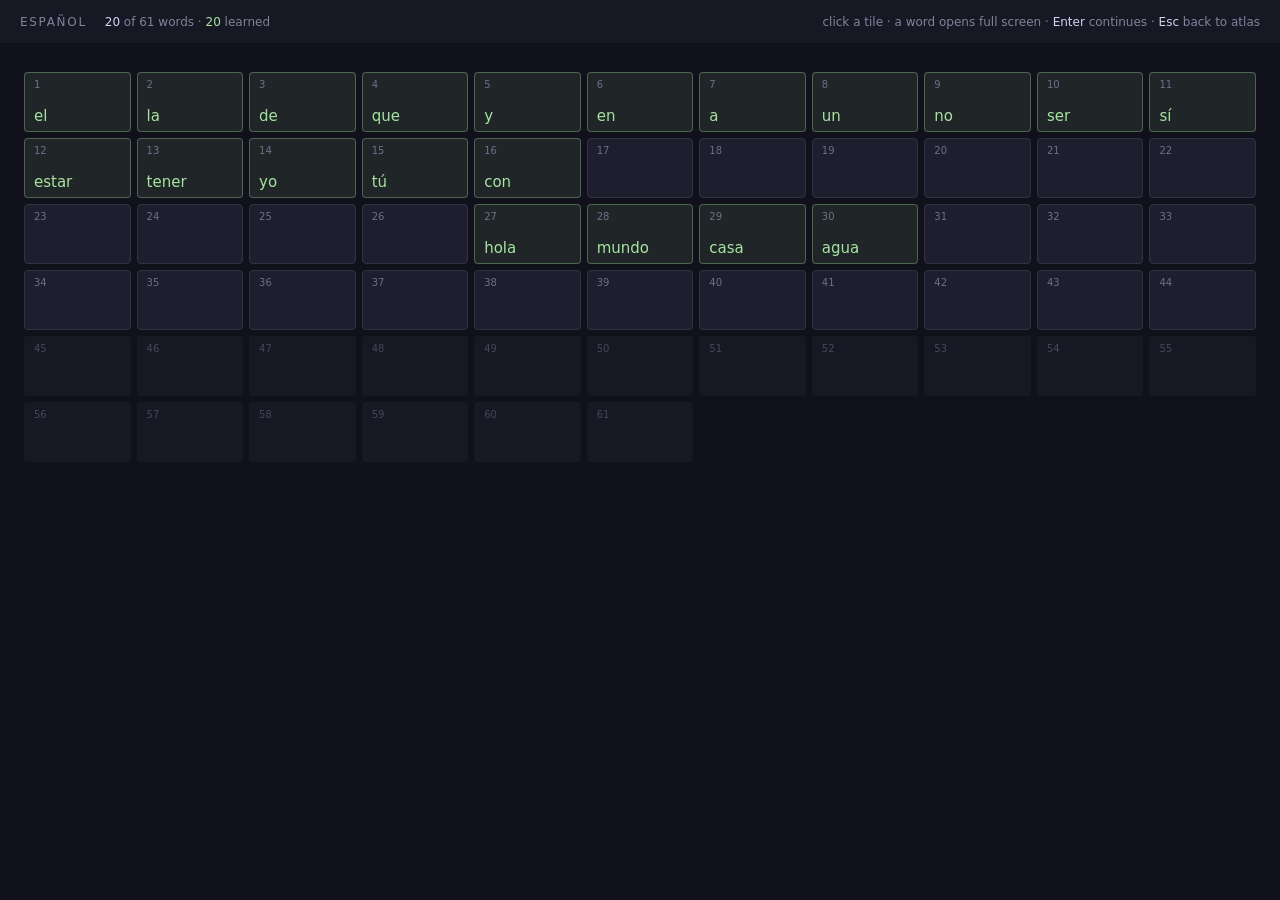
<file: cards/g-focus/index.html>
<!doctype html>
<html lang="en">
<head>
<meta charset="utf-8">
<meta name="viewport" content="width=device-width,initial-scale=1">
<title>Cards G · focus takeover</title>
<style>
:root{
  --crust:#11111b; --mantle:#181825; --base:#1e1e2e;
  --surface0:#313244; --surface1:#45475a; --surface2:#585b70;
  --overlay0:#6c7086; --overlay1:#7f849c; --subtext0:#a6adc8; --subtext1:#bac2de; --text:#cdd6f4;
  --lavender:#b4befe; --green:#a6e3a1; --red:#f38ba8;
  font-family: Inter, system-ui, -apple-system, "Segoe UI", sans-serif;
}
*{box-sizing:border-box;margin:0}
html,body{height:100%;background:var(--crust);color:var(--text);overflow:hidden}
button{font:inherit;color:inherit;background:none;border:0;cursor:pointer}
input{font:inherit;color:inherit}
.bar{height:44px;display:flex;align-items:center;gap:18px;padding:0 20px;background:var(--mantle);border-bottom:1px solid var(--crust);font-size:12px;color:var(--overlay1)}
.bar .lang{letter-spacing:.14em;text-transform:uppercase}
.bar b{color:var(--text);font-weight:500}.bar em{font-style:normal;color:var(--green)}
.bar .sp{flex:1}
.atlas{width:min(2600px,calc(100% - 48px));margin:28px auto 0;display:grid;grid-template-columns:repeat(auto-fill,minmax(clamp(104px,5vw,170px),1fr));gap:6px;transition:opacity .35s,filter .35s}
.t{height:clamp(60px,3.6vw,100px);border-radius:4px;background:var(--base);border:1px solid var(--surface0);display:flex;flex-direction:column;justify-content:space-between;padding:6px 9px;text-align:left}
.t small{font-size:10px;color:var(--overlay0);font-variant-numeric:tabular-nums}
.t span{font-size:clamp(15px,.95vw,22px);color:var(--green);min-height:18px}
.t:hover{border-color:var(--surface2)}
.t.on{background:#a6e3a11a;border-color:#a6e3a155}
.t.lock{background:var(--mantle);border-color:transparent;cursor:default}
.t.lock small{color:var(--surface1)}
.tip{position:fixed;z-index:40;pointer-events:none;display:none;background:var(--mantle);border:1px solid var(--surface1);border-radius:3px;padding:3px 8px;font-size:13px}
.tip:after{content:"";position:absolute;left:50%;top:100%;margin-left:-5px;border:5px solid transparent;border-top-color:var(--surface1)}
body.fx .atlas{opacity:.07;filter:blur(2px);pointer-events:none}
body.fx .bar{opacity:.2}

/* focus page */
.fo{position:fixed;inset:0;z-index:20;background:rgba(17,17,27,.9);display:none;opacity:0;transition:opacity .3s}
.fo.open{display:grid;opacity:1}
.fo{grid-template-columns:minmax(0,1fr) minmax(620px,clamp(700px,42vw,1280px)) minmax(0,1fr);grid-template-rows:1fr auto;column-gap:clamp(24px,3.5vw,120px);padding:0 clamp(28px,3vw,80px)}
.back{position:absolute;left:clamp(20px,2vw,48px);top:22px;font-size:12px;color:var(--overlay0);letter-spacing:.06em;display:flex;gap:8px;align-items:center;padding:4px 6px;border-radius:4px}
.back:hover{color:var(--text);background:var(--surface0)}
.back kbd{font:inherit;font-size:11px;border:1px solid var(--surface1);border-radius:3px;padding:0 5px;color:var(--overlay1)}
.mm{position:absolute;right:clamp(20px,2vw,48px);top:20px;display:grid;grid-template-columns:repeat(11,9px);gap:3px}
.mm i{width:9px;height:9px;border-radius:2px;background:var(--surface0);display:block;opacity:.7}
.mm i.on{background:#a6e3a1aa;opacity:1}
.mm i.lk{background:var(--mantle)}
.mm i.cur{background:var(--lavender);opacity:1;box-shadow:0 0 0 2px #b4befe44;animation:pu 1.8s ease-in-out infinite}
.mm i.cur.on{background:var(--green);box-shadow:0 0 0 3px #a6e3a144;animation:none}
@keyframes pu{50%{box-shadow:0 0 0 5px #b4befe11}}
.side{align-self:center;min-width:0;display:flex;flex-direction:column;gap:clamp(18px,1.6vw,36px);padding-top:30px}
.side.l{text-align:right;align-items:flex-end}
.side .it{max-width:clamp(260px,20vw,460px);animation:in .5s ease both}
@keyframes in{from{opacity:0;transform:translateY(8px)}to{opacity:1;transform:none}}
.side h4{font-size:10px;letter-spacing:.16em;text-transform:uppercase;color:var(--overlay0);font-weight:500;margin-bottom:8px}
.side p{font-size:clamp(15px,1.05vw,24px);line-height:1.5;color:var(--subtext0)}
.side p mark{background:none;color:var(--lavender)}
.side p.ghost{color:var(--overlay0)}
.side .s{margin-bottom:12px}
.side .s .e{font-size:clamp(16px,1.15vw,26px);color:var(--subtext1);line-height:1.4}
.side .s .tr{font-size:clamp(13px,.9vw,20px);color:var(--overlay1);margin-top:2px}
.side .s .tr mark{background:none;color:var(--lavender)}
.chips{display:flex;flex-wrap:wrap;gap:6px}
.side.l .chips{justify-content:flex-end}
.chip{font-size:clamp(12px,.85vw,18px);padding:3px 10px;border-radius:12px;background:var(--base);border:1px solid var(--surface0);color:var(--subtext1)}
.chip.gr{color:var(--lavender);border-color:#b4befe33}
.ctr{align-self:center;display:flex;flex-direction:column;align-items:center;text-align:center;padding-top:30px;min-width:0}
.rk{font-size:11px;letter-spacing:.2em;text-transform:uppercase;color:var(--overlay0);margin-bottom:clamp(28px,3vw,64px)}
.rk i{font-style:normal;color:var(--lavender)} .rk.g i{color:var(--green)}
.es{font-size:clamp(34px,2.9vw,92px);line-height:1.3;letter-spacing:-.01em;font-weight:400}
.w{border-radius:3px;position:relative}
.w.k{cursor:default}
.w.k:hover{background:var(--surface0)}
.w.k:hover:after{content:attr(data-l);position:absolute;left:50%;bottom:calc(100% + 6px);transform:translateX(-50%);background:var(--base);border:1px solid var(--surface1);border-radius:3px;padding:1px 7px;font-size:13px;line-height:1.5;color:var(--subtext1);white-space:nowrap;z-index:3;letter-spacing:0}
.w.u{color:var(--overlay0)}
.w.t0{color:var(--lavender);font-weight:600;border-bottom:3px solid var(--lavender)}
.w.flip{color:var(--lavender);font-style:italic;font-weight:500;animation:fl .45s ease}
@keyframes fl{from{opacity:0;transform:translateY(8px)}to{opacity:1;transform:none}}
.w.ok{color:var(--green);font-weight:600}
.w.rev{color:var(--overlay1);font-weight:500;border-bottom:3px dashed var(--overlay0)}
.gap{background:var(--base);border:0;border-bottom:3px solid var(--lavender);border-radius:4px 4px 0 0;padding:0 6px;text-align:center;font-weight:600;color:var(--lavender);outline:none;letter-spacing:0}
.gap.miss{border-color:var(--red)}
.note{margin-top:clamp(26px,2.4vw,54px);font-size:clamp(14px,.95vw,20px);color:var(--overlay1);min-height:24px;line-height:1.5}
.note b{color:var(--subtext1);font-weight:500}.note .g{color:var(--green)}.note .r{color:var(--red)}
.guess{margin-top:clamp(22px,2vw,44px);display:flex;gap:10px;align-items:center;justify-content:center}
.guess input{width:min(420px,60vw);height:44px;background:var(--base);border:1px solid var(--surface0);border-radius:5px;padding:0 14px;font-size:17px;text-align:center}
.guess input:focus{outline:none;border-color:var(--lavender)}
.hint{margin-top:14px;font-size:12px;color:var(--overlay0)}
kbd.k{font:inherit;font-size:11px;border:1px solid var(--surface1);border-radius:3px;padding:0 5px;color:var(--overlay1);margin:0 2px}
.ft{grid-column:1/-1;grid-row:2;display:flex;justify-content:center;align-items:center;gap:14px;height:64px;font-size:13px;color:var(--overlay0)}
.ft .nx{color:var(--subtext1)} .ft .nx b{color:var(--lavender);font-weight:500}
.ft button:hover{color:var(--text)}
</style>
</head>
<body>
<div class="bar"><span class="lang">Español</span><span id="cov"></span><span class="sp"></span><span>click a tile · a word opens full screen · <b>Enter</b> continues · <b>Esc</b> back to atlas</span></div>
<div class="atlas" id="atlas"></div>
<div class="tip" id="tip"></div>
<div class="fo" id="fo"></div>
<script>
// ---------- data ----------
// sentence: "*target*" marks the target; {..} in English marks the matching chunk.
const FORM={soy:'ser',eres:'ser',es:'ser',está:'estar',estoy:'estar',estás:'estar',están:'estar',tengo:'tener',tienes:'tener',tiene:'tener',
 quiero:'querer',quieres:'querer',quiere:'querer',voy:'ir',vas:'ir',veo:'ver',ves:'ver',hablo:'hablar',hablas:'hablar',como:'comer',comes:'comer',
 bebo:'beber',buena:'bueno',buen:'bueno',mala:'malo',pequeña:'pequeño',mucha:'mucho',hago:'hacer',haces:'hacer',qué:'que',
 hombres:'hombre'};
const D={}; const ORDER=[];
function w(l,pos,gloss,s,x){D[l]=Object.assign({l,pos,gloss,s},x||{});}
// learned at start
w('el','article','the (m.)',[['*El* mundo es grande.','{The} world is big.'],['*El* agua.','{The} water.']],{g:'el + masculine noun'});
w('la','article','the (f.)',[['*La* casa es grande.','{The} house is big.'],['*La* noche.','{The} night.']],{g:'la + feminine noun'});
w('de','preposition','of, from',[['El agua *de* la casa.','The water {from} the house.'],['La casa *de* un hombre.','The house {of} a man.']],{h:'de + el contracts to del'});
w('que','conjunction, pronoun','that, what',[['¿*Qué* tienes?','{What} do you have?'],['¿*Qué* haces en casa?','{What} are you doing at home?']],{g:'qué with an accent = a question'});
w('y','conjunction','and',[['Tú *y* yo.','You {and} I.'],['El día *y* la noche.','The day {and} the night.']]);
w('en','preposition','in, on, at',[['Estoy *en* casa.','I\'m {at} home.'],['Tú estás *en* la casa.','You are {in} the house.']]);
w('a','preposition','to, at',[['Voy *a* la casa.','I\'m going {to} the house.']],{g:'ir a = to go to'});
w('un','article','a, one (m.)',[['Yo soy *un* niño.','I am {a} boy.'],['*Un* día en casa.','{A} day at home.']]);
w('no','adverb','no, not',[['Yo *no* soy tú.','I am {not} you.'],['*No* tengo agua.','I {don\'t} have water.']],{g:'no goes right before the verb'});
w('ser','verb','to be (what you are)',[['Yo *soy* un niño.','I {am} a boy.'],['La casa *es* grande.','The house {is} big.']],{f:['soy','eres','es','somos','son'],g:'ser = identity, traits',h:'soy = I am, es = it is'});
w('sí','adverb','yes',[['¿Tienes agua? *Sí*.','Do you have water? {Yes}.']],{g:'sí with an accent = yes; si = if'});
w('estar','verb','to be (where/how you are)',[['*Estoy* en casa.','I {am} at home.'],['El agua *está* aquí.','The water {is} here.']],{f:['estoy','estás','está','estamos','están'],g:'estar = place, state'});
w('tener','verb','to have',[['*Tengo* agua.','I {have} water.'],['Tú *tienes* mucha agua.','You {have} a lot of water.']],{f:['tengo','tienes','tiene','tenemos','tienen'],g:'yo-form tengo: irregular'});
w('yo','pronoun','I',[['*Yo* estoy en casa.','{I} am at home.'],['*Yo* tengo agua.','{I} have water.']],{g:'often dropped: tengo agua'});
w('tú','pronoun','you (informal)',[['¿*Tú* estás en casa?','Are {you} at home?'],['*Tú* tienes agua.','{You} have water.']],{g:'tú = you, tu = your'});
w('con','preposition','with',[['Yo como *con* el niño.','I eat {with} the boy.'],['¿Hablas *con* el hombre?','Do you speak {with} the man?']]);
w('hola','interjection','hello',[['*Hola*, mundo.','{Hello}, world.'],['*Hola*, ¿estás en casa?','{Hello}, are you at home?']],{h:'h is silent: "OH-la"'});
w('mundo','noun (m.)','world',[['Hola, *mundo*.','Hello, {world}.'],['Un *mundo* grande.','A big {world}.']],{h:'mundane = of this world'});
w('casa','noun (f.)','house, home',[['Estoy en *casa*.','I\'m at {home}.'],['La *casa* es grande.','The {house} is big.']],{h:'casino began as "little house"'});
w('agua','noun (f.)','water',[['Yo bebo *agua*.','I drink {water}.'],['El *agua* es buena.','The {water} is good.']],{h:'aquarium, aquatic',g:'el agua: feminine, but takes el'});
// to learn
w('hacer','verb','to do, to make',[['¿Qué *haces* en casa?','What {are you doing} at home?'],['Tú *haces* un buen día.','You {make} a good day.']],{f:['hago','haces','hace','hacemos','hacen'],g:'yo-form hago: irregular',h:'fact, factory: things made'});
w('ir','verb','to go',[['Yo *voy* a casa.','I\'m {going} home.'],['¿Tú *vas* a la casa?','{Are you going} to the house?']],{f:['voy','vas','va','vamos','van'],g:'ir a + place',h:'no resemblance, so learn it by use'});
w('ver','verb','to see',[['Yo *veo* el mundo.','I {see} the world.'],['¿Tú *ves* la casa?','Do you {see} the house?']],{f:['veo','ves','ve','vemos','ven'],h:'vision, video'});
w('querer','verb','to want',[['*Quiero* agua.','I {want} water.'],['¿Tú *quieres* agua?','Do you {want} water?']],{f:['quiero','quieres','quiere','queremos','quieren'],g:'e becomes ie: quiero',h:'query: you ask for something'});
w('muy','adverb','very',[['Tú eres *muy* grande.','You are {very} big.'],['La casa es *muy* pequeña.','The house is {very} small.']],{g:'never changes: muy grande, muy grandes'});
w('todo','adjective, pronoun','all, every',[['Tengo *todo* en casa.','I have {everything} at home.'],['Yo como *todo* el día.','I eat {all} day.']],{g:'agrees: todo, toda, todos'});
w('aquí','adverb','here',[['Estoy *aquí*.','I am {here}.'],['El agua está *aquí*.','The water is {here}.']]);
w('ahora','adverb','now',[['Estoy en casa *ahora*.','I\'m at home {now}.'],['¿Quieres agua *ahora*?','Do you want water {now}?']],{h:'a + hora (hour): "at this hour"'});
w('mucho','adjective, adverb','a lot, much',[['Tengo *mucha* agua.','I have {a lot of} water.'],['Tú no hablas *mucho*.','You don\'t talk {much}.']],{g:'agrees: mucho, mucha, muchos',h:'much'});
w('también','adverb','also, too',[['Tú tienes agua y yo *también*.','You have water and {so do} I.'],['Yo *también* estoy en casa.','I\'m {also} at home.']],{h:'tan + bien: "so well"'});
w('día','noun (m.)','day',[['Un *día* en casa.','A {day} at home.'],['Hola, buen *día*.','Hello, good {day}.']],{g:'masculine despite the -a',h:'diary'});
w('hombre','noun (m.)','man',[['Yo soy un *hombre*.','I am a {man}.'],['El *hombre* tiene agua.','The {man} has water.']],{h:'hombre: also the Spanish "human"'});
w('mujer','noun (f.)','woman',[['La *mujer* tiene agua.','The {woman} has water.'],['El hombre y la *mujer* están en casa.','The man and the {woman} are at home.']]);
w('niño','noun (m.)','boy, child',[['Yo soy un *niño*.','I am a {boy}.'],['El *niño* quiere agua.','The {boy} wants water.']],{g:'niña = girl; ñ is its own letter'});
w('año','noun (m.)','year',[['Un *año* y un día.','A {year} and a day.'],['Un buen *año*.','A good {year}.']],{h:'annual'});
w('tiempo','noun (m.)','time, weather',[['Yo no tengo *tiempo*.','I don\'t have {time}.'],['El *tiempo* es bueno.','The {weather} is good.']],{h:'temporal'});
w('noche','noun (f.)','night',[['El día y la *noche*.','The day and the {night}.'],['Yo no como de *noche*.','I don\'t eat {at night}.']],{h:'nocturnal'});
w('bueno','adjective','good',[['El agua es *buena*.','The water is {good}.'],['Tú eres *bueno*.','You are {good}.']],{g:'buen before a masculine noun: buen día',h:'bonus, bonbon'});
w('malo','adjective','bad',[['La casa no es *mala*.','The house isn\'t {bad}.'],['Yo no soy *malo*.','I\'m not {bad}.']],{h:'malice, malady'});
w('grande','adjective','big, large',[['La casa es *grande*.','The house is {big}.'],['Un mundo *grande*.','A {big} world.']],{g:'one form for both genders',h:'grand'});
w('pequeño','adjective','small',[['La casa es *pequeña*.','The house is {small}.'],['El mundo es grande y yo soy *pequeño*.','The world is big and I am {small}.']],{g:'pequeño, pequeña'});
w('hablar','verb','to speak, to talk',[['Yo *hablo* y tú no.','I {speak} and you don\'t.'],['¿Tú *hablas* con el hombre?','Do you {speak} with the man?']],{f:['hablo','hablas','habla','hablamos','hablan'],h:'fable, fabulous'});
w('comer','verb','to eat',[['Yo *como* en casa.','I {eat} at home.'],['Tú *comes* y yo no.','You {eat} and I don\'t.']],{f:['como','comes','come','comemos','comen'],h:'comestible'});
w('beber','verb','to drink',[['Yo *bebo* agua.','I {drink} water.'],['¿Quieres *beber* agua?','Do you want to {drink} water?']],{f:['bebo','bebes','bebe','bebemos','beben'],h:'beverage, imbibe'});

const RANK='el la de que y en a un no ser sí estar tener yo tú con hacer ir ver querer muy todo aquí ahora mucho también hola mundo casa agua día hombre mujer niño año tiempo noche bueno malo grande pequeño hablar comer beber'.split(' ');
while(RANK.length<61)RANK.push(null);
const learned=new Set('el la de que y en a un no ser sí estar tener yo tú con hola mundo casa agua'.split(' '));
const cnt={}; // reps per lemma

// ---------- helpers ----------
const $=s=>document.querySelector(s);
const norm=s=>s.toLowerCase().normalize('NFD').replace(/[̀-ͯ]/g,'').replace(/[^a-zñ ]/g,'').trim();
const esc=s=>s.replace(/[&<>"]/g,c=>({'&':'&amp;','<':'&lt;','>':'&gt;','"':'&quot;'}[c]));
function toks(es){ // -> [{pre,core,post,lemma,t}]
  return es.split(' ').map(p=>{
    const m=p.match(/^([¡¿]*)(.*?)([.,?!;:]*)$/); let core=m[2],t=false;
    if(core.startsWith('*')){t=true;core=core.slice(1,-1);}
    const low=core.toLowerCase();
    return {pre:m[1],core,post:m[3],t,lemma:FORM[low]||low};
  });
}
function unknownOthers(sent,target){return toks(sent[0]).filter(k=>!k.t&&!learned.has(k.lemma)).length;}
function pick(l,i){ // sentence choice: +1 rule, rotate among equals
  const ss=D[l].s.map((s,ix)=>({s,ix,u:unknownOthers(s,l)}));
  const best=Math.min(...ss.map(x=>x.u)); const c=ss.filter(x=>x.u===best);
  return c[(i||0)%c.length];
}
function chunk(en){const m=en.match(/\{(.*?)\}/);return m?m[1]:'';}
function enHtml(en,hide){ return esc(en).replace(/\{(.*?)\}/g,hide?'<mark>$1</mark>':'<mark>$1</mark>'); }
// render spanish; mode: guess | flip | gap | ok | rev | plain
function es(sent,mode,opts){
  opts=opts||{};
  const en=sent[1];
  return toks(sent[0]).map(k=>{
    let core=esc(k.core),h;
    if(k.t){
      if(mode==='guess'||mode==='plain')h=`<span class="w t0">${core}</span>`;
      else if(mode==='flip')h=`<span class="w flip">${esc(chunk(en))}</span>`;
      else if(mode==='ok')h=`<span class="w ok">${core}</span>`;
      else if(mode==='rev')h=`<span class="w rev">${core}</span>`;
      else if(mode==='gap')h=`<input class="gap${opts.miss?' miss':''}" id="ans" autocomplete="off" spellcheck="false" style="width:${k.core.length*.62+2.4}em" ${opts.dis?'disabled':''}>`;
    }else if(learned.has(k.lemma))h=`<span class="w k" data-l="${esc(k.lemma)}">${core}</span>`;
    else h=`<span class="w u">${core}</span>`;
    return k.pre+h+k.post;
  }).join(' ');
}
function sharedWord(a,b){
  const stop=new Set('to the a an of and is'.split(' '));
  const A=norm(a).split(' ').filter(x=>x&&!stop.has(x)), B=norm(b).split(' ').filter(x=>x&&!stop.has(x));
  return A.some(x=>B.some(y=>y.slice(0,4)===x.slice(0,4)&&Math.min(x.length,y.length)>=3));
}
function nextNew(from){const i0=RANK.indexOf(from);
  for(let k=1;k<=RANK.length;k++){const l=RANK[(i0+k)%RANK.length];if(l&&D[l]&&!learned.has(l))return l;}return null;}
function nextRev(from){const i0=RANK.indexOf(from);
  for(let k=1;k<=RANK.length;k++){const l=RANK[(i0+k)%RANK.length];if(l&&learned.has(l)&&l!==from)return l;}return null;}

// ---------- atlas ----------
function drawAtlas(){
  $('#atlas').innerHTML=RANK.map((l,i)=>{
    if(!l)return `<div class="t lock"><small>${i+1}</small><span></span></div>`;
    const on=learned.has(l);
    return `<button class="t${on?' on':''}" data-l="${l}"><small>${i+1}</small><span>${on?l:''}</span></button>`;
  }).join('');
  $('#cov').innerHTML=`<b>${learned.size}</b> of ${RANK.length} words · <em>${learned.size}</em> learned`;
}
$('#atlas').addEventListener('click',e=>{const b=e.target.closest('.t[data-l]');if(b)open(b.dataset.l);});
const tip=$('#tip');
$('#atlas').addEventListener('mousemove',e=>{const b=e.target.closest('.t[data-l]');if(!b||S){tip.style.display='none';return;}
  const r=b.getBoundingClientRect();tip.textContent=b.dataset.l;tip.style.display='block';
  tip.style.left=(r.left+r.width/2-tip.offsetWidth/2)+'px';tip.style.top=(r.top-tip.offsetHeight-8)+'px';});
$('#atlas').addEventListener('mouseleave',()=>tip.style.display='none');

// ---------- focus ----------
const fo=$('#fo'); let S=null;
function open(l){
  if(!l){closeFocus();return;}
  tip.style.display='none';
  const rv=learned.has(l);
  S={l,mode:rv?'review':'learn',phase:rv?'ask':'guess',guess:'',hard:false,missMsg:'',rev:false};
  const p=pick(l,cnt[l]||0); S.sent=Object.assign([p.s[0],p.s[1]],{ix:p.ix});
  document.body.classList.add('fx'); fo.classList.add('open'); render();
}
function closeFocus(){S=null;fo.classList.remove('open');document.body.classList.remove('fx');drawAtlas();}
function minimap(){
  return `<div class="mm" title="where this word sits">${RANK.map((l,i)=>`<i class="${!l?'lk':learned.has(l)?'on':''}${l===S.l?' cur':''}"></i>`).join('')}</div>`;
}
function item(h,body){return `<div class="it"><h4>${h}</h4>${body}</div>`;}
function formsHtml(d){return (d.f?`<div class="chips">${d.f.map(f=>`<span class="chip">${f}</span>`).join('')}</div>`:'')+(d.g?`<div class="chips" style="margin-top:8px"><span class="chip gr">${esc(d.g)}</span></div>`:'');}
function render(){
  const d=D[S.l], rank=RANK.indexOf(S.l)+1, un=unknownOthers(S.sent,S.l), isNew=S.mode==='learn';
  let L='',C='',R='',F='',rk=`<div class="rk${S.phase==='done'||S.phase==='shown'?' g':''}"><i>${isNew?'new':'known'}</i> · #${rank}${S.phase==='guess'||S.phase==='recall'||S.phase==='ask'?'':' · '+esc(d.l)}</div>`;
  const enLine=un===0?`<p>${enHtml(S.sent[1])}</p>`:`<p class="ghost">English appears once the other words are yours.</p>`;
  const hook=d.h?item('hook',`<p>${esc(d.h)}</p>`):'';
  if(isNew&&S.phase==='guess'){
    C=`${rk}<div class="es">${es(S.sent,'guess')}</div>
      <div class="note">${un===0?'Every other word is yours. Hover one for its lemma.':`<b>${un}</b> muted word${un>1?'s':''} still unknown.`}</div>
      <form class="guess" id="gf"><input id="g" autocomplete="off" spellcheck="false" placeholder="what might the lit word mean?"></form>
      <div class="hint"><kbd class="k">⏎</kbd> guess &nbsp; <kbd class="k">⏎</kbd> on empty = no idea</div>`;
  }else if(isNew&&S.phase==='meet'){
    const g=S.guess.trim(), ok=g&&sharedWord(g,d.gloss+' '+chunk(S.sent[1]));
    C=`${rk}<div class="es">${es(S.sent,'flip')}</div>
      <div class="note">${g?`you guessed <b>${esc(g)}</b>${ok?' <span class="g">· close</span>':''} · `:''}<b>${esc(d.l)}</b> = ${esc(d.gloss)}</div>`;
    L=item('in english',enLine); R=hook;
    F=`<span><kbd class="k">⏎</kbd> type it back</span>`;
  }else if(isNew&&S.phase==='recall'){
    C=`${rk}<div class="es">${es(S.sent,S.rev?'rev':'gap',{miss:S.missMsg&&!S.rev})}</div>
      <div class="note">${S.missMsg||'Type the missing word from memory.'}</div>`;
    L=item('in english',enLine); R=hook;
    F=`<span>recall until it is right</span>`;
  }else if(isNew&&S.phase==='done'){
    const nx=nextNew(S.l);
    C=`${rk}<div class="es">${es(S.sent,'ok')}</div>
      <div class="note"><span class="g">✓</span> ${S.hard?'needed a second look · back tomorrow':'recalled · back in 2 days'} · ${esc(d.gloss)}</div>`;
    L=item('in english',`<p>${enHtml(S.sent[1])}</p>`)+otherSents();
    R=hook+(d.f||d.g?item('forms',formsHtml(d)):'');
    F=nx?`<span class="nx"><kbd class="k">⏎</kbd> next new word <b>#${RANK.indexOf(nx)+1}</b></span>`:`<span class="nx">all words learned</span>`;
  }else if(S.phase==='ask'){
    C=`${rk}<div class="es">${es(S.sent,'gap',{miss:!!S.missMsg})}</div>
      <div class="note">${S.missMsg||'Type the missing word. Enter on an empty gap shows it.'}</div>`;
    L=item('in english',`<p>${enHtml(S.sent[1])}</p>`);
    F=`<span>recall first, then it opens up</span>`;
  }else{ // shown (review)
    C=`${rk}<div class="es">${es(S.sent,S.right?'ok':'rev')}</div>
      <div class="note">${S.right?`<span class="g">✓</span> ${S.hard?'accent slip · back in 3 days':'recalled · back in '+(2+(cnt[S.l]||0)*3)+' days'}`:`it is <b>${esc(d.l)}</b>; marked again, back tomorrow`} · ${esc(d.gloss)}</div>`;
    L=item('in english',`<p>${enHtml(S.sent[1])}</p>`)+otherSents();
    R=hook+(d.f||d.g?item('forms',formsHtml(d)):'');
    const nr=nextRev(S.l);
    F=nr?`<span class="nx"><kbd class="k">⏎</kbd> next review <b>#${RANK.indexOf(nr)+1}</b></span>`:`<span class="nx"><kbd class="k">⏎</kbd> back to atlas</span>`;
  }
  fo.innerHTML=`<button class="back" onclick="closeFocus()"><kbd>esc</kbd> atlas</button>${minimap()}
    <div class="side l">${L}</div><div class="ctr">${C}</div><div class="side r">${R}</div><div class="ft">${F}</div>`;
  bind();
}
function otherSents(){
  const d=D[S.l], o=d.s.map((s,i)=>({s,i})).filter(x=>x.i!==S.sent.ix);
  return o.length?item('also in use',o.map(x=>`<div class="s"><div class="e">${es(x.s,'plain')}</div><div class="tr">${enHtml(x.s[1])}</div></div>`).join('')):'';
}
function bind(){
  const a=$('#ans'),g=$('#g');
  if(g){g.focus();$('#gf').onsubmit=e=>{e.preventDefault();S.guess=g.value;S.phase='meet';render();};}
  if(a){a.focus();a.onkeydown=e=>{if(e.key!=='Enter')return;e.preventDefault();e.stopPropagation();check(a.value);};}
}
function check(v){
  const d=D[S.l], tgt=toks(S.sent[0]).find(k=>k.t).core;
  if(S.mode==='review'){
    if(!v.trim()){S.right=false;S.phase='shown';}
    else if(v.trim().toLowerCase()===tgt.toLowerCase()){S.right=true;S.hard=false;S.phase='shown';}
    else if(norm(v)===norm(tgt)){S.right=true;S.hard=true;S.phase='shown';}
    else{S.missMsg=`<span class="r">✗</span> not “${esc(v.trim())}”. Try again, or Enter on empty to show it.`;render();return;}
    cnt[S.l]=(cnt[S.l]||0)+(S.right?1:0); S.missMsg=''; render(); return;
  }
  const ok=v.trim().toLowerCase()===tgt.toLowerCase(), slip=!ok&&norm(v)===norm(tgt);
  if(ok||slip){if(slip)S.hard=true;learned.add(S.l);S.phase='done';S.missMsg='';drawAtlas();render();}
  else{
    S.hard=true;S.rev=true;S.missMsg=`<span class="r">✗</span> you wrote “${esc(v.trim()||'—')}”. It is <b>${esc(tgt)}</b>`;render();
    const cur=S;setTimeout(()=>{if(S!==cur||S.phase!=='recall')return;S.rev=false;S.missMsg='Hidden again. Type it from memory.';render();},1500);
  }
}
function advance(){
  if(S.phase==='meet'){S.phase='recall';render();}
  else if(S.phase==='done')open(nextNew(S.l));
  else if(S.phase==='shown')open(nextRev(S.l));
}
document.addEventListener('keydown',e=>{
  if(!S)return;
  if(e.key==='Escape'){closeFocus();return;}
  if(e.key==='Enter'&&document.activeElement.tagName!=='INPUT'){e.preventDefault();advance();}
});
// first guess input: Enter on empty is a valid "no idea" (form submit handles it)
drawAtlas();
</script>
</body>
</html>
</file>
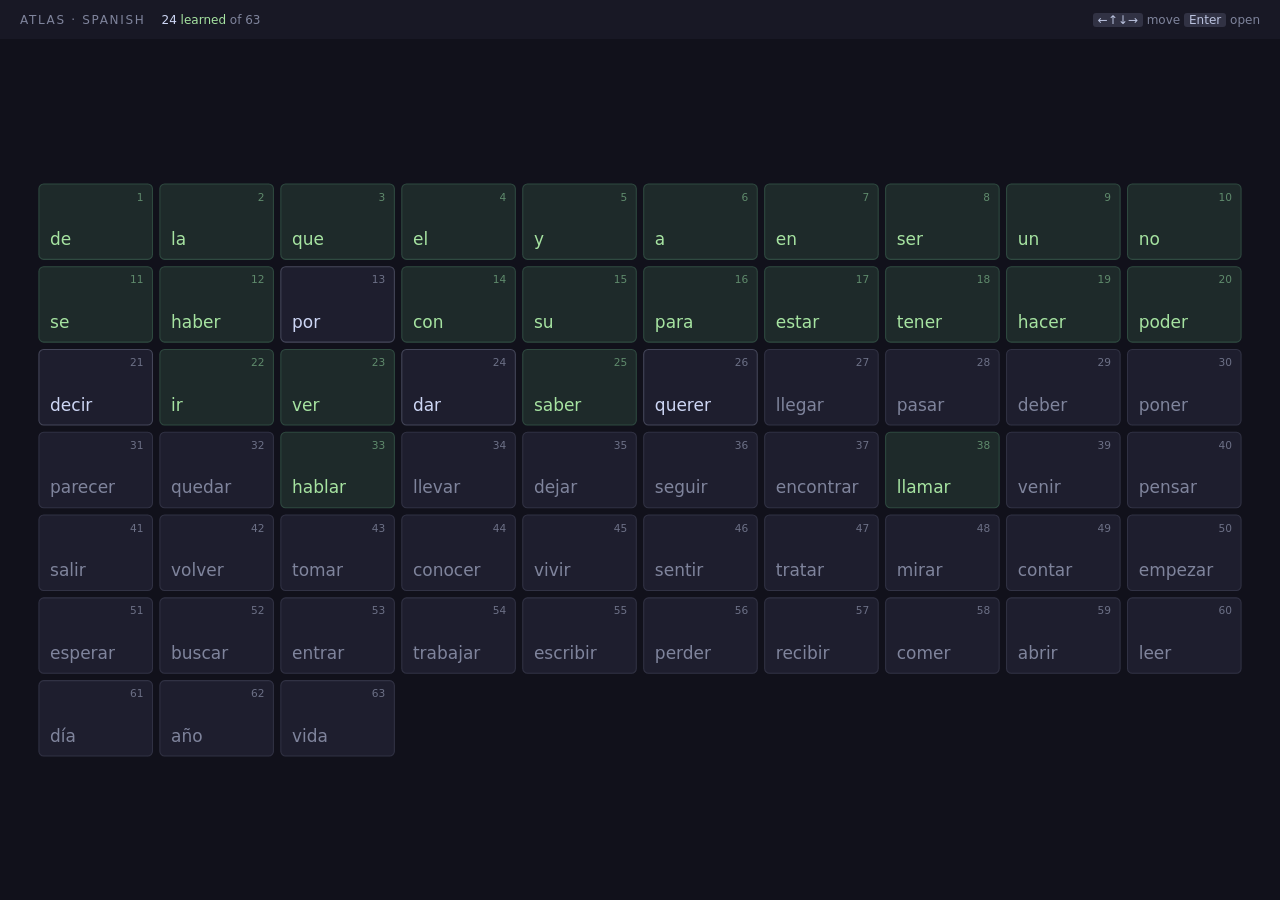
<file: cards/h-lens/index.html>
<!doctype html>
<html lang="en">
<head>
<meta charset="utf-8">
<meta name="viewport" content="width=device-width,initial-scale=1">
<title>H · lens</title>
<style>
:root{
  --crust:#11111b;--mantle:#181825;--base:#1e1e2e;--s0:#313244;--s1:#45475a;--s2:#585b70;
  --o0:#6c7086;--o1:#7f849c;--sub0:#a6adc8;--sub1:#bac2de;--text:#cdd6f4;
  --lav:#b4befe;--green:#a6e3a1;--red:#f38ba8;
  --tw:108px;--th:72px;--gap:6px;--cam:.32s;
  font-family:Inter,system-ui,-apple-system,"Segoe UI",sans-serif;
}
*{box-sizing:border-box;margin:0}
html,body{height:100%;background:var(--crust);color:var(--text);overflow:hidden}
body{display:flex;flex-direction:column}
button{font:inherit;color:inherit;background:none;border:0;cursor:pointer}
input{font:inherit}
.bar{flex:none;height:40px;display:flex;align-items:center;gap:16px;padding:0 20px;background:var(--mantle);border-bottom:1px solid var(--crust);font-size:12px;color:var(--o1);position:relative;z-index:5}
.bar .t{letter-spacing:.14em;text-transform:uppercase}
.bar b{color:var(--text);font-weight:500;font-variant-numeric:tabular-nums}
.bar em{font-style:normal;color:var(--green);font-variant-numeric:tabular-nums}
.bar .sp{flex:1}
kbd{font:inherit;color:var(--sub1);background:var(--s0);border-radius:3px;padding:0 5px}
.stage{flex:1;position:relative;overflow:hidden}
#grid{position:absolute;left:0;top:0;transform-origin:0 0;display:grid;grid-template-columns:repeat(10,var(--tw));grid-auto-rows:var(--th);gap:var(--gap);transition:transform var(--cam) cubic-bezier(.3,.7,.2,1)}
.tile{position:relative;background:var(--base);border:1px solid var(--s0);border-radius:5px;text-align:left;padding:9px 10px;color:var(--o1);font-size:16px;outline:none;overflow:hidden;display:flex;align-items:flex-end;
  transition:filter .25s,opacity .25s,background .3s,border-color .3s}
.tile .rk{position:absolute;top:6px;right:8px;font-size:10px;color:var(--o0);font-variant-numeric:tabular-nums}
.tile .lb{transition:opacity .15s}
.tile:hover{border-color:var(--s2);color:var(--sub1)}
.tile:focus-visible{border-color:var(--lav)}
.tile.L{color:var(--green);background:#1e2a2a;border-color:#2f4a40}
.tile.L:hover{border-color:var(--green)}
.tile.L .rk{color:#5f8a6c}
.tile.frontier{color:var(--text);border-color:var(--s1)}
.zoomed .tile:not(.open){filter:blur(calc(6px / var(--s)));opacity:.28}
.zoomed .tile.open{border-color:transparent;border-radius:calc(8px / var(--s));background:var(--mantle);cursor:default}
.zoomed .tile.open.L{background:#1c2a28}
.zoomed .tile.open .lb,.zoomed .tile.open .rk{opacity:0}
.card{position:absolute;left:50%;top:50%;width:var(--cw);height:calc(var(--cw) / 1.5);transform:translate(-50%,-50%);
  font-size:calc(14px * var(--u));display:flex;flex-direction:column;padding:1.6em 2em 1.3em;border:1px solid var(--lav);border-radius:8px;
  opacity:0;pointer-events:none;overflow:hidden;transition:opacity .1s,border-color .3s}
.card.on{opacity:1;pointer-events:auto;transition:opacity .14s .16s,border-color .3s}
.card.done,.card.rev{border-color:var(--green)}
.hd{display:flex;align-items:baseline;gap:10px}
.hd h2{font-size:3.4em;font-weight:600;letter-spacing:-.01em;line-height:1.1}
.hd h2.mask{color:var(--s2);letter-spacing:.2em}
.meta{font-size:.75em;letter-spacing:.14em;text-transform:uppercase;color:var(--o0);display:flex;gap:10px;margin-bottom:.2em}
.meta i{font-style:normal;color:var(--lav)}
.meta .g{color:var(--green)}
.gl{font-size:1.43em;color:var(--sub1);margin-top:.2em}
.gl.cue{font-size:2.1em;color:var(--text)}
.sent{font-size:1.86em;line-height:1.4;margin-top:.7em}
.sent mark{background:none;color:var(--lav);font-weight:600}
.sent .blank{display:inline-block;min-width:3.4ch;border-bottom:2px solid var(--lav);transform:translateY(-2px)}
.en{display:block;font-size:.65em;color:var(--o1);margin-top:.15em}
.en.w{color:var(--o0);font-style:italic;font-size:.6em}
.note{font-size:1.05em;color:var(--o1);margin-top:.7em;border-left:2px solid var(--s0);padding-left:.8em;line-height:1.45}
.said{font-size:1.05em;color:var(--o1);margin-top:.5em}
.said b{font-weight:500;color:var(--sub1)}
.said .ok{color:var(--green)}
.res{font-size:1.28em;margin-top:.7em}
.res.bad{color:var(--red)}
.res b{color:var(--text);font-weight:600}
.res.good{color:var(--green)}
.foot{margin-top:auto;padding-top:.7em}
.ans{width:100%;background:var(--base);border:1px solid var(--s0);border-radius:4px;padding:.6em .8em;font-size:1.43em;color:var(--text)}
.ans:focus{outline:none;border-color:var(--lav)}
.ans::placeholder{color:var(--o0)}
.hint{font-size:.93em;color:var(--o0);margin-top:.5em}
.cta{font-size:1.28em;color:var(--lav)}
.cta kbd{color:var(--lav)}
.deep{overflow:hidden;max-height:0;opacity:0;transition:max-height .22s,opacity .22s}
.deep.on{max-height:14em;opacity:1}
.deep .row{font-size:1.07em;color:var(--sub0);margin-top:.5em;line-height:1.45}
.deep .row small{display:block;font-size:.7em;letter-spacing:.12em;text-transform:uppercase;color:var(--o0)}
.deep .forms{display:flex;gap:1.4em;flex-wrap:wrap;font-variant-numeric:tabular-nums}
.deep .forms span b{color:var(--text);font-weight:500}
.rate{display:flex;gap:1.2em;align-items:center;font-size:1.0em;color:var(--o1)}
.rate span.pick{color:var(--green)}
@media (prefers-reduced-motion:reduce){
  :root{--cam:0s}
  *,*::before,*::after{transition-duration:0s!important;transition-delay:0s!important;animation:none!important}
}
</style>
</head>
<body>
<div class="bar"><span class="t">Atlas · Spanish</span><span id="cnt"></span><span class="sp"></span><span id="keys"></span></div>
<div class="stage" id="stage"><div id="grid"></div><div class="card" id="card"></div></div>
<script>
// [lemma, pos, gloss, sentence with [form], english, others (lemmas), grammar, irregular present forms yo|tú|él|nosotros]
const W=[
["de","prep","of, from","El libro [de] Ana.","Ana's book.","libro",""],
["la","art","the (feminine)","[La] casa es grande.","The house is big.","casa ser grande","Nouns are masculine or feminine; the article agrees."],
["que","conj","that, which","Creo [que] sí.","I think so.","creer sí",""],
["el","art","the (masculine)","[El] perro come.","The dog eats.","perro comer",""],
["y","conj","and","Pan [y] agua.","Bread and water.","pan agua","Becomes e before a word starting with i-."],
["a","prep","to, at","Voy [a] casa.","I'm going home.","ir casa","Before a person as object: Veo a Ana."],
["en","prep","in, on","Vivo [en] Madrid.","I live in Madrid.","vivir",""],
["ser","verb","to be (what something is)","Ella [es] médica.","She is a doctor.","ella médica","Identity, origin, profession: ser. State or place: estar.","soy|eres|es|somos"],
["un","art","a, one","Tengo [un] gato.","I have a cat.","tener gato",""],
["no","adv","no, not","[No] sé.","I don't know.","saber","Goes right before the verb."],
["se","pron","oneself (reflexive)","Ella [se] llama Ana.","Her name is Ana.","ella llamar","Reflexive: the action returns to the subject."],
["haber","aux","to have (auxiliary); there is","[Hay] pan.","There is bread.","pan","Hay = there is / there are.","he|has|ha|hemos"],
["por","prep","for, by, through","Gracias [por] todo.","Thanks for everything.","gracias todo","Por = reason or route. Para = purpose or recipient."],
["con","prep","with","Café [con] leche.","Coffee with milk.","café leche","con + mí = conmigo."],
["su","det","his, her, their","[Su] casa es azul.","Their house is blue.","casa ser azul","Su does not show the owner's gender."],
["para","prep","for, in order to","Es [para] ti.","It's for you.","ser tú",""],
["estar","verb","to be (state or place)","Yo [estoy] aquí.","I am here.","yo aquí","State or place: estar. Identity: ser.","estoy|estás|está|estamos"],
["tener","verb","to have","[Tengo] hambre.","I'm hungry.","hambre","Tener + noun for many states: hambre, sed, frío.","tengo|tienes|tiene|tenemos"],
["hacer","verb","to do, to make","¿Qué [haces]?","What are you doing?","qué","","hago|haces|hace|hacemos"],
["poder","verb","can, to be able to","No [puedo] ir.","I can't go.","no ir","poder + infinitive.","puedo|puedes|puede|podemos"],
["decir","verb","to say, to tell","Ella [dice] la verdad.","She tells the truth.","ella verdad","","digo|dices|dice|decimos"],
["ir","verb","to go","[Voy] al mercado.","I'm going to the market.","mercado","ir a + infinitive = going to do.","voy|vas|va|vamos"],
["ver","verb","to see","[Veo] el mar.","I see the sea.","mar","","veo|ves|ve|vemos"],
["dar","verb","to give","Te [doy] el libro.","I give you the book.","libro","","doy|das|da|damos"],
["saber","verb","to know (facts, how to)","Yo [sé] la respuesta.","I know the answer.","respuesta","Saber = facts. Conocer = people, places.","sé|sabes|sabe|sabemos"],
["querer","verb","to want, to love","[Quiero] agua.","I want water.","agua","Quiero + noun or + infinitive.","quiero|quieres|quiere|queremos"],
["llegar","verb","to arrive","El tren [llega] hoy.","The train arrives today.","tren hoy"],
["pasar","verb","to pass, to happen","¿Qué [pasa]?","What's happening?","qué"],
["deber","verb","should, must; to owe","[Debes] dormir.","You should sleep.","dormir","deber + infinitive = should."],
["poner","verb","to put, to place","Voy a [poner] la mesa.","I'm going to set the table.","ir mesa","","pongo|pones|pone|ponemos"],
["parecer","verb","to seem","[Parece] fácil.","It seems easy.","fácil","","parezco|pareces|parece|parecemos"],
["quedar","verb","to stay, to remain","Me [quedo] en casa.","I'm staying home.","yo casa en"],
["hablar","verb","to speak","Ella [habla] español.","She speaks Spanish.","ella español"],
["llevar","verb","to carry, to wear","[Llevo] una chaqueta.","I'm wearing a jacket.","chaqueta"],
["dejar","verb","to leave (behind), to let","[Deja] la llave aquí.","Leave the key here.","llave aquí"],
["seguir","verb","to follow, to continue","[Sigue] recto.","Keep going straight.","recto","","sigo|sigues|sigue|seguimos"],
["encontrar","verb","to find","No [encuentro] mi llave.","I can't find my key.","llave","","encuentro|encuentras|encuentra|encontramos"],
["llamar","verb","to call","Te [llamo] mañana.","I'll call you tomorrow.","mañana"],
["venir","verb","to come","¿[Vienes] conmigo?","Are you coming with me?","conmigo","","vengo|vienes|viene|venimos"],
["pensar","verb","to think","[Pienso] en ti.","I'm thinking of you.","ti","","pienso|piensas|piensa|pensamos"],
["salir","verb","to go out, to leave","[Salimos] a las ocho.","We leave at eight.","ocho","","salgo|sales|sale|salimos"],
["volver","verb","to return","[Vuelvo] pronto.","I'll be back soon.","pronto","","vuelvo|vuelves|vuelve|volvemos"],
["tomar","verb","to take, to drink","Voy a [tomar] un café.","I'm going to have a coffee.","ir café"],
["conocer","verb","to know (people, places)","[Conozco] a tu hermana.","I know your sister.","hermana","Conocer + a before a person.","conozco|conoces|conoce|conocemos"],
["vivir","verb","to live","[Vivimos] en Madrid.","We live in Madrid.","Madrid"],
["sentir","verb","to feel","[Siento] frío.","I feel cold.","frío","","siento|sientes|siente|sentimos"],
["tratar","verb","to try; to treat","[Trato] de dormir.","I'm trying to sleep.","dormir","tratar de + infinitive = to try to."],
["mirar","verb","to look at","[Mira] el cielo.","Look at the sky.","cielo"],
["contar","verb","to count; to tell","Voy a [contar] hasta diez.","I'm going to count to ten.","ir diez","","cuento|cuentas|cuenta|contamos"],
["empezar","verb","to begin","La clase [empieza] ya.","Class starts now.","clase ya","","empiezo|empiezas|empieza|empezamos"],
["esperar","verb","to wait; to hope","[Espero] el autobús.","I'm waiting for the bus.","autobús"],
["buscar","verb","to look for","[Busco] trabajo.","I'm looking for work.","trabajo"],
["entrar","verb","to enter","[Entra], por favor.","Come in, please.","favor"],
["trabajar","verb","to work","[Trabajo] en casa.","I work from home.","casa"],
["escribir","verb","to write","[Escribo] una carta.","I'm writing a letter.","carta"],
["perder","verb","to lose","No quiero [perder].","I don't want to lose.","querer","","pierdo|pierdes|pierde|perdemos"],
["recibir","verb","to receive","[Recibo] un mensaje.","I get a message.","mensaje"],
["comer","verb","to eat","[Comemos] a las dos.","We eat at two.","dos"],
["abrir","verb","to open","[Abre] la puerta.","Open the door.","puerta"],
["leer","verb","to read","[Leo] un libro.","I'm reading a book.","libro"],
["día","noun","day","Hoy es un [día] bueno.","Today is a good day.","ser un bueno"],
["año","noun","year","Tengo veinte [años].","I am twenty years old.","tener"],
["vida","noun","life","La [vida] es bella.","Life is beautiful.","ser"]
].map((a,i)=>({i,r:i+1,l:a[0],pos:a[1],g:a[2],es:a[3],en:a[4],o:a[5].split(' '),gr:a[6]||'',f:a[7]?a[7].split('|'):null,form:(a[3].match(/\[(.+?)\]/)||[])[1]}));
const idx={};W.forEach(w=>idx[w.l]=w);
const learned=new Set([0,1,2,3,4,5,6,7,8,9,10,11,13,14,15,16,17,18,19,21,22,24,32,37]);

const S={open:null,mode:null,stage:null,guess:'',said:'',deep:false,rated:null,missed:false};
const $=s=>document.querySelector(s), grid=$('#grid'), stage=$('#stage'), card=$('#card');
const esc=s=>String(s).replace(/[&<>]/g,c=>({'&':'&amp;','<':'&lt;','>':'&gt;'}[c]));
const norm=s=>s.toLowerCase().trim().replace(/[¿?¡!.,]/g,'');
const strip=s=>norm(s).normalize('NFD').replace(/[̀-ͯ]/g,'');
const COLS=10;
const tiles=W.map(w=>{const b=document.createElement('button');b.className='tile';b.dataset.i=w.i;b.innerHTML=`<span class="rk">${w.r}</span><span class="lb">${esc(w.l)}</span>`;grid.appendChild(b);return b});
function known(l){const w=idx[l];return !w||learned.has(w.i)}
function enOK(w){return w.o.every(known)}
function lit(w){return esc(w.es).replace(/\[(.+?)\]/,'<mark>$1</mark>')}
function cloze(w){return esc(w.es).replace(/\[(.+?)\]/,'<span class="blank"></span>')}
function plain(w){return esc(w.es).replace(/\[(.+?)\]/,'$1')}
function frontierSet(){const f=new Set();W.forEach(w=>{if(!learned.has(w.i)&&enOK(w)&&f.size<4)f.add(w.i)});return f}
// camera
let TW=108,TH=72,WW=0,WH=0,SW=0,SH=0,CW=760;
function measure(){
  const r=stage.getBoundingClientRect();SW=r.width;SH=r.height;
  TW=tiles[0].offsetWidth;TH=tiles[0].offsetHeight;WW=grid.offsetWidth;WH=grid.offsetHeight;
  CW=Math.max(640,Math.min(1100,SW*.53));CW=Math.min(CW,SH*.8*1.5);
  stage.style.setProperty('--cw',CW+'px');stage.style.setProperty('--u',CW/760);
}
function camera(){
  let s,tx,ty;
  if(S.open==null){s=Math.min(SW*.94/WW,SH*.92/WH);tx=(SW-WW*s)/2;ty=(SH-WH*s)/2}
  else{const t=tiles[S.open];s=CW/TW;tx=SW/2-s*(t.offsetLeft+TW/2);ty=SH/2-s*(t.offsetTop+TH/2)}
  grid.style.setProperty('--s',s);
  grid.style.transform=`translate(${tx}px,${ty}px) scale(${s})`;
}
function paint(){
  const fr=frontierSet();
  stage.classList.toggle('zoomed',S.open!=null);
  tiles.forEach((t,i)=>{
    t.className='tile'+(learned.has(i)?' L':'')+(!learned.has(i)&&fr.has(i)?' frontier':'')+(S.open===i?' open':'');
  });
  $('#cnt').innerHTML=`<b>${learned.size}</b> <em>learned</em> of ${W.length}`;
  $('#keys').innerHTML=S.open==null?'<kbd>←↑↓→</kbd> move <kbd>Enter</kbd> open':'<kbd>Esc</kbd> zoom out';
}
function render(){
  if(S.open==null){card.classList.remove('on');return}
  const w=W[S.open],L=S.mode==='learn',st=S.stage;
  const state=L?(st==='done'?'<span class="g">learned</span>':'new word'):'<span class="g">learned</span>';
  let h=`<div class="meta"><span>#${w.r}</span><span>${w.pos}</span><i>${state}</i></div>`,body='',foot='';
  if(L){
    if(st==='guess'){
      h+=`<div class="hd"><h2>${esc(w.l)}</h2></div>`;
      body=`<div class="sent">${lit(w)}</div>`;
      foot=`<input class="ans" id="in" autocomplete="off" spellcheck="false" placeholder="what might it mean? type a guess"><div class="hint"><kbd>Enter</kbd> guess · empty <kbd>Enter</kbd> = no idea</div>`;
    }else if(st==='meet'){
      h+=`<div class="hd"><h2>${esc(w.l)}</h2></div><div class="gl">${esc(w.g)}</div>`;
      const ok=S.guess&&matches(S.guess,w.g);
      body=`<div class="said">${S.guess?`you guessed <b>${esc(S.guess)}</b> ${ok?'<span class="ok">✓</span>':''}`:'no idea, fine'}</div>
        <div class="sent">${lit(w)}${enOK(w)?`<span class="en">${esc(w.en)}</span>`:`<span class="en w">english held back: it contains words you haven't met</span>`}</div>
        ${w.gr?`<div class="note">${esc(w.gr)}</div>`:''}`;
      foot=`<div class="cta"><kbd>Enter</kbd> now recall it</div>`;
    }else if(st==='recall'||st==='miss'){
      h+=`<div class="hd"><h2 class="mask">${st==='miss'?esc(w.l):'· · ·'}</h2></div><div class="gl cue">${esc(w.g)}</div>`;
      body=`<div class="sent">${cloze(w)}${enOK(w)?`<span class="en">${esc(w.en)}</span>`:''}</div>`;
      if(st==='miss'){
        body+=`<div class="res bad">✗ you wrote ${esc(S.said||'nothing')} — it is <b>${esc(w.l)}</b></div>`;
        foot=`<div class="cta"><kbd>Enter</kbd> try again</div>`;
      }else foot=`<input class="ans" id="in" autocomplete="off" spellcheck="false" placeholder="type the Spanish"><div class="hint"><kbd>Enter</kbd> check</div>`;
    }else{
      h+=`<div class="hd"><h2>${esc(w.l)}</h2></div><div class="gl">${esc(w.g)}</div>`;
      const nx=nextIdx();
      body=`<div class="sent">${plain(w)}<span class="en">${esc(w.en)}</span></div><div class="res good">✓ ${esc(w.l)} is yours · ${S.rated}</div>`;
      foot=`<div class="cta">${nx!=null?`<kbd>Enter</kbd> travel to <b>${esc(W[nx].l)}</b> · `:''}<span style="color:var(--o1)"><kbd>Esc</kbd> zoom out</span></div>`;
    }
  }else if(st==='ask'){
    h+=`<div class="hd"><h2>${esc(w.l)}</h2></div>`;
    body=`<div class="said">say it in your head, then type it</div>`;
    foot=`<input class="ans" id="in" autocomplete="off" spellcheck="false" placeholder="meaning in English"><div class="hint"><kbd>Enter</kbd> reveal · empty = not sure</div>`;
  }else{
    h+=`<div class="hd"><h2>${esc(w.l)}</h2></div><div class="gl">${esc(w.g)}</div>`;
    const ok=S.guess&&matches(S.guess,w.g);
    body=`<div class="said">${S.guess?`you said <b>${esc(S.guess)}</b> ${ok?'<span class="ok">✓</span>':''}`:'not sure'}</div>
      <div class="sent">${lit(w)}${enOK(w)?`<span class="en">${esc(w.en)}</span>`:''}</div>`;
    let forms='';
    if(w.pos==='verb'){const f=w.f||regular(w.l);forms=`<div class="row"><small>present</small><div class="forms"><span>yo <b>${f[0]}</b></span><span>tú <b>${f[1]}</b></span><span>él <b>${f[2]}</b></span><span>nosotros <b>${f[3]}</b></span></div></div>`}
    body+=`<div class="deep ${S.deep?'on':''}">${forms}${w.gr?`<div class="row"><small>grammar</small>${esc(w.gr)}</div>`:''}<div class="row"><small>also</small>${esc(more(w))}</div></div>`;
    foot=S.rated?`<div class="rate"><span class="pick">${S.rated}</span><span style="margin-left:auto"><kbd>↓</kbd> ${S.deep?'less':'deepen'} · <kbd>Enter</kbd> zoom out</span></div>`
      :`<div class="rate"><span><kbd>1</kbd> again</span><span><kbd>Enter</kbd> good</span><span style="margin-left:auto"><kbd>↓</kbd> ${S.deep?'less':'deepen'}</span></div>`;
  }
  card.innerHTML=h+body+`<div class="foot">${foot}</div>`;
  card.classList.toggle('done',S.stage==='done');
  card.classList.toggle('rev',S.mode==='review'&&S.stage==='reveal');
  const inp=card.querySelector('input');
  if(inp)inp.focus({preventScroll:true});else card.focus({preventScroll:true});
}
function more(w){const o=w.o.filter(x=>idx[x]).map(x=>idx[x].l);return o.length?'seen with: '+o.join(', '):'no more to add yet; this is a full-fledged word already'}
function regular(l){
  const s=l.slice(0,-2),t=l.slice(-2);
  if(t==='ar')return[s+'o',s+'as',s+'a',s+'amos'];
  if(t==='er')return[s+'o',s+'es',s+'e',s+'emos'];
  return[s+'o',s+'es',s+'e',s+'imos'];
}
function matches(g,gloss){
  const stop=new Set(['to','the','a','an','of','be','in','on','is']);
  const words=x=>norm(x.replace(/\(.*?\)/g,' ')).split(/[^a-z']+/).filter(y=>y&&!stop.has(y));
  const gw=new Set(words(gloss).concat(norm(gloss).split(/[^a-z']+/)));
  return words(g).some(x=>gw.has(x));
}
function nextIdx(){
  const cand=W.filter(x=>!learned.has(x.i)&&x.i!==S.open);
  const p=cand.find(x=>enOK(x)&&x.i>S.open)||cand.find(x=>enOK(x))||cand[0];
  return p?p.i:null;
}
function openTile(i){
  S.open=i;S.deep=false;S.rated=null;S.guess='';S.said='';S.missed=false;
  if(learned.has(i)){S.mode='review';S.stage='ask'}else{S.mode='learn';S.stage='guess'}
  card.classList.remove('on');paint();camera();render();
  void card.offsetWidth;card.classList.add('on');
}
function closeTile(){
  if(S.open==null)return;const i=S.open;
  S.open=null;paint();camera();render();
  tiles.forEach(t=>t.tabIndex=-1);tiles[i].tabIndex=0;tiles[i].focus({preventScroll:true});
}
function setStage(s){S.stage=s;paint();render()}
function submit(v){
  const w=W[S.open];
  if(S.mode==='learn'){
    if(S.stage==='guess'){S.guess=v.trim();setStage('meet')}
    else if(S.stage==='recall'){
      const a=strip(v),ok=a===strip(w.l)||(w.form&&a===strip(w.form));
      if(ok){
        S.rated=S.missed?'hard':'good';
        if(norm(v)!==norm(w.l)&&!(w.form&&norm(v)===norm(w.form)))S.rated='hard · mind the accent';
        learned.add(S.open);setStage('done');
      }else{S.said=v.trim();S.missed=true;setStage('miss')}
    }
  }else if(S.stage==='ask'){S.guess=v.trim();setStage('reveal')}
}
function rate(r){S.rated=r==='good'?'good · back in 4 days':'again · back in 10 min';render()}
function focusTile(n){tiles.forEach(t=>t.tabIndex=-1);tiles[n].tabIndex=0;tiles[n].focus({preventScroll:true})}
document.addEventListener('keydown',e=>{
  const inInput=e.target.tagName==='INPUT';
  if(S.open!=null){
    if(e.key==='Escape'){e.preventDefault();closeTile();return}
    if(inInput){if(e.key==='Enter'){e.preventDefault();submit(e.target.value)}return}
    if(S.mode==='learn'){
      if(e.key==='Enter'){
        e.preventDefault();
        if(S.stage==='meet'||S.stage==='miss')setStage('recall');
        else if(S.stage==='done'){const n=nextIdx();if(n==null)closeTile();else openTile(n)}
      }
    }else if(S.stage==='reveal'){
      if(e.key==='1'&&!S.rated)rate('again');
      else if(e.key==='2'&&!S.rated)rate('good');
      else if(e.key==='Enter'){e.preventDefault();if(S.rated)closeTile();else rate('good')}
      else if(e.key==='ArrowDown'||e.key==='ArrowUp'){e.preventDefault();S.deep=e.key==='ArrowDown';render()}
    }
    return;
  }
  const f=document.activeElement;
  if(!(f&&f.classList&&f.classList.contains('tile'))){
    if(['Enter','ArrowRight','ArrowLeft','ArrowUp','ArrowDown'].includes(e.key)){e.preventDefault();focusTile([...frontierSet()][0]??0)}
    return;
  }
  const i=+f.dataset.i;let n=null;
  if(e.key==='ArrowRight')n=i+1;else if(e.key==='ArrowLeft')n=i-1;else if(e.key==='ArrowDown')n=i+COLS;else if(e.key==='ArrowUp')n=i-COLS;
  if(n!=null&&n>=0&&n<W.length){e.preventDefault();focusTile(n);return}
  if(e.key==='Enter'||e.key===' '){e.preventDefault();openTile(i)}
});
stage.addEventListener('click',e=>{
  const t=e.target.closest('.tile');
  if(t){const i=+t.dataset.i;if(S.open!==i)openTile(i)}
  else if(S.open!=null&&!e.target.closest('.card'))closeTile();
});
addEventListener('resize',()=>{measure();camera()});
tiles.forEach(t=>t.tabIndex=-1);
measure();paint();camera();
focusTile([...frontierSet()][0]??0);
window.__S=S;window.__learned=learned;
</script>
</body>
</html>
</file>
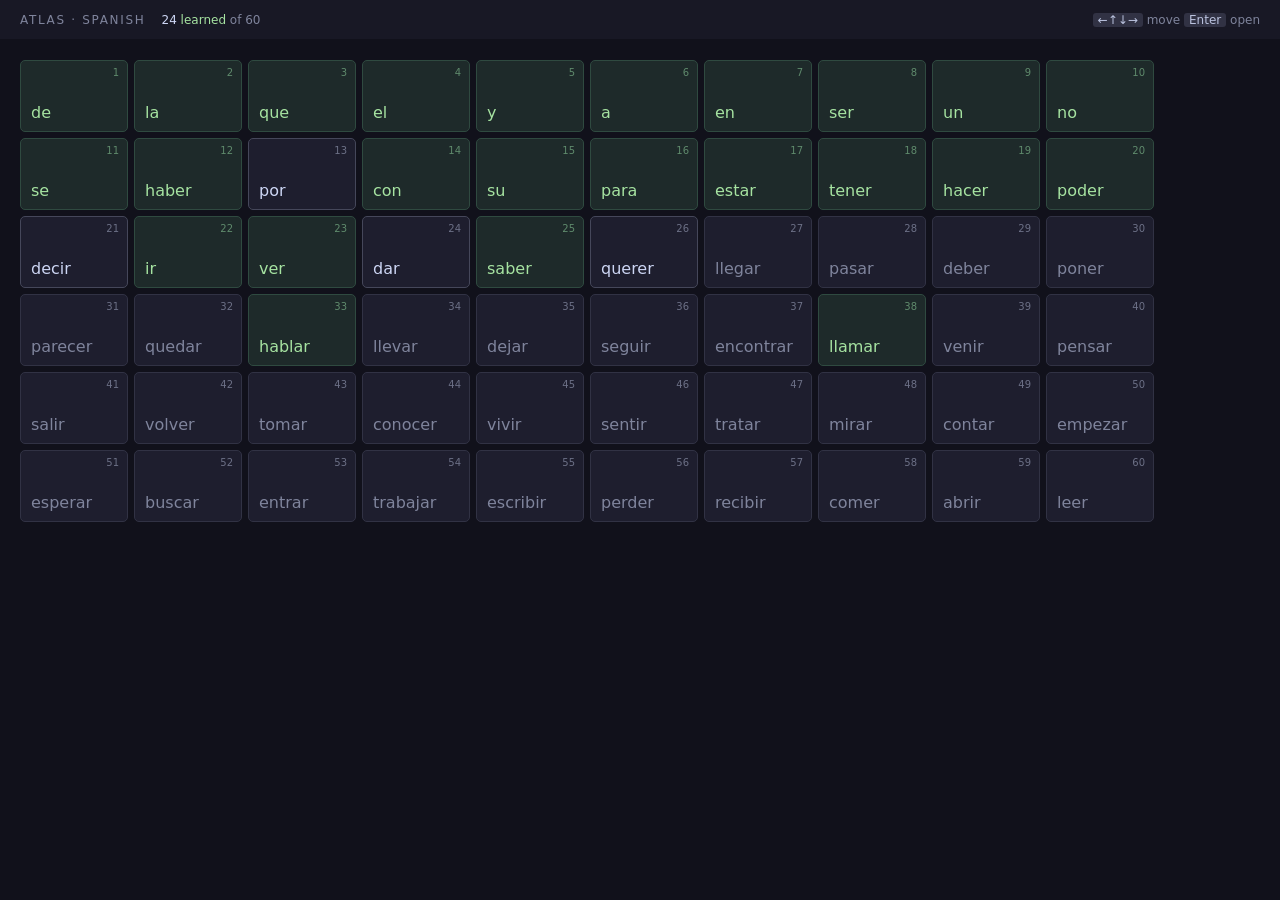
<file: cards/i-spotlight/index.html>
<!doctype html>
<html lang="en">
<head>
<meta charset="utf-8">
<meta name="viewport" content="width=device-width,initial-scale=1">
<title>I · spotlight bar</title>
<style>
:root{
  --crust:#11111b;--mantle:#181825;--base:#1e1e2e;--s0:#313244;--s1:#45475a;--s2:#585b70;
  --o0:#6c7086;--o1:#7f849c;--sub0:#a6adc8;--sub1:#bac2de;--text:#cdd6f4;
  --lav:#b4befe;--green:#a6e3a1;--red:#f38ba8;
  --tw:108px;--th:72px;--gap:6px;--sw:880px;--fs:1;
  font-family:Inter,system-ui,-apple-system,"Segoe UI",sans-serif;
}
@media (min-width:2400px){:root{--tw:124px;--th:80px;--gap:7px;--sw:1000px;--fs:1.12}}
*{box-sizing:border-box;margin:0}
html,body{height:100%;background:var(--crust);color:var(--text);overflow:hidden}
body{display:flex;flex-direction:column}
button{font:inherit;color:inherit;background:none;border:0;cursor:pointer}
input{font:inherit}
.bar{flex:none;height:40px;display:flex;align-items:center;gap:16px;padding:0 20px;background:var(--mantle);border-bottom:1px solid var(--crust);font-size:12px;color:var(--o1)}
.bar .t{letter-spacing:.14em;text-transform:uppercase}
.bar b{color:var(--text);font-weight:500;font-variant-numeric:tabular-nums}
.bar em{font-style:normal;color:var(--green);font-variant-numeric:tabular-nums}
.bar .sp{flex:1}
kbd{font:inherit;color:var(--sub1);background:var(--s0);border-radius:3px;padding:0 5px}
.scroll{flex:1;overflow-y:auto;padding:20px;scrollbar-width:thin;scrollbar-color:var(--s0) transparent}
#grid{display:grid;grid-template-columns:repeat(auto-fill,var(--tw));grid-auto-rows:var(--th);gap:var(--gap)}
.tile{position:relative;background:var(--base);border:1px solid var(--s0);border-radius:5px;text-align:left;padding:9px 10px;color:var(--o1);font-size:16px;outline:none;overflow:hidden;display:flex;align-items:flex-end}
.tile .rk{position:absolute;top:6px;right:8px;font-size:10px;color:var(--o0);font-variant-numeric:tabular-nums}
.tile:hover{border-color:var(--s2);color:var(--sub1)}
.tile:focus-visible{border-color:var(--lav)}
.tile.L{color:var(--green);background:#1e2a2a;border-color:#2f4a40}
.tile.L:hover{border-color:var(--green)}
.tile.L .rk{color:#5f8a6c}
.tile.frontier{color:var(--text);border-color:var(--s1)}
.tile.ring{border-color:var(--lav);box-shadow:0 0 0 2px var(--lav)}
.tile.ring.L{border-color:var(--green);box-shadow:0 0 0 2px var(--green)}
#veil{position:fixed;inset:0;background:rgba(17,17,27,.3);display:none;z-index:10}
#veil.on{display:block}
#spot{position:fixed;z-index:20;left:50%;top:15vh;transform:translateX(-50%);width:min(var(--sw),calc(100vw - 32px));display:none;
  background:var(--mantle);border:1px solid var(--s1);border-radius:10px;box-shadow:0 18px 60px #000a;font-size:calc(16px*var(--fs));overflow:hidden}
#spot.on{display:block;animation:in .14s ease-out}
@keyframes in{from{opacity:0;transform:translate(-50%,-6px)}to{opacity:1;transform:translate(-50%,0)}}
.strip{display:flex;align-items:center;gap:0;height:calc(64px*var(--fs))}
.wd{flex:none;min-width:calc(190px*var(--fs));padding:0 22px;font-size:1.65em;font-weight:600;letter-spacing:-.01em;display:flex;align-items:baseline;gap:10px;white-space:nowrap}
.wd.mask{color:var(--s2);letter-spacing:.2em}
.wd small{font-size:.38em;font-weight:400;letter-spacing:.1em;text-transform:uppercase;color:var(--o0)}
.wd.ok{color:var(--green)}
.sep{flex:none;width:1px;height:46%;background:var(--s1)}
#in{flex:1;min-width:0;height:100%;background:none;border:0;outline:none;color:var(--text);font-size:1.25em;padding:0 22px}
#in::placeholder{color:var(--o1)}
#in[readonly]{caret-color:transparent}
.keys{flex:none;padding-right:18px;font-size:.72em;color:var(--o0);white-space:nowrap}
.lines{border-top:1px solid var(--s0);padding:4px 22px 14px;display:none}
.lines.on{display:block}
.ln{margin-top:10px;line-height:1.5;color:var(--sub0);font-size:.95em;animation:ln .18s ease-out}
@keyframes ln{from{opacity:0;transform:translateY(-3px)}to{opacity:1;transform:none}}
.ln.s{font-size:1.2em;color:var(--text)}
.ln.s mark{background:none;color:var(--lav);font-weight:600}
.ln.s .blank{display:inline-block;min-width:3.4ch;border-bottom:2px solid var(--lav);transform:translateY(-2px)}
.ln .en{display:block;font-size:.78em;color:var(--o1)}
.ln .en.w{font-style:italic;color:var(--o0)}
.ln.g{font-size:1.1em;color:var(--sub1)}
.ln.n{font-size:.82em;color:var(--o1)}
.ln.n small,.ln.d small{font-size:.75em;letter-spacing:.12em;text-transform:uppercase;color:var(--o0);margin-right:8px}
.ln.d{font-size:.88em}.ln.d b{color:var(--text);font-weight:500}
.ln.d .forms span{margin-right:16px}
.ln.bad{color:var(--red)}.ln.bad b{color:var(--text)}
.ln.good{color:var(--green)}
.ln.said{font-size:.82em;color:var(--o1)}.ln.said b{font-weight:500;color:var(--sub1)}.ln.said .okm{color:var(--green)}
.tip{position:fixed;z-index:30;pointer-events:none;display:none;background:var(--mantle);border:1px solid var(--s1);border-radius:3px;padding:3px 8px;font-size:13px}
.tip small{color:var(--o0);margin-left:6px}
</style>
</head>
<body>
<div class="bar"><span class="t">Atlas · Spanish</span><span id="cnt"></span><span class="sp"></span><span id="keys"></span></div>
<div class="scroll" id="sc"><div id="grid"></div></div>
<div id="veil"></div>
<div id="spot">
  <div class="strip"><div class="wd" id="wd"></div><div class="sep"></div><input id="in" autocomplete="off" spellcheck="false"><div class="keys" id="kh"></div></div>
  <div class="lines" id="ls"></div>
</div>
<div class="tip" id="tip"></div>
<script>
// [lemma, pos, gloss, sentence with [form], english, others (lemmas), grammar, irregular present forms yo|tú|él|nosotros]
const W=[
["de","prep","of, from","El libro [de] Ana.","Ana's book.","libro",""],
["la","art","the (feminine)","[La] casa es grande.","The house is big.","casa ser grande","Nouns are masculine or feminine; the article agrees."],
["que","conj","that, which","Creo [que] sí.","I think so.","creer sí",""],
["el","art","the (masculine)","[El] perro come.","The dog eats.","perro comer",""],
["y","conj","and","Pan [y] agua.","Bread and water.","pan agua","Becomes e before a word starting with i-."],
["a","prep","to, at","Voy [a] casa.","I'm going home.","ir casa","Before a person as object: Veo a Ana."],
["en","prep","in, on","Vivo [en] Madrid.","I live in Madrid.","vivir",""],
["ser","verb","to be (what something is)","Ella [es] médica.","She is a doctor.","ella médica","Identity, origin, profession: ser. State or place: estar.","soy|eres|es|somos"],
["un","art","a, one","Tengo [un] gato.","I have a cat.","tener gato",""],
["no","adv","no, not","[No] sé.","I don't know.","saber","Goes right before the verb."],
["se","pron","oneself (reflexive)","Ella [se] llama Ana.","Her name is Ana.","ella llamar","Reflexive: the action returns to the subject."],
["haber","aux","to have (auxiliary); there is","[Hay] pan.","There is bread.","pan","Hay = there is / there are.","he|has|ha|hemos"],
["por","prep","for, by, through","Gracias [por] todo.","Thanks for everything.","gracias todo","Por = reason or route. Para = purpose or recipient."],
["con","prep","with","Café [con] leche.","Coffee with milk.","café leche","con + mí = conmigo."],
["su","det","his, her, their","[Su] casa es azul.","Their house is blue.","casa ser azul","Su does not show the owner's gender."],
["para","prep","for, in order to","Es [para] ti.","It's for you.","ser tú",""],
["estar","verb","to be (state or place)","Yo [estoy] aquí.","I am here.","yo aquí","State or place: estar. Identity: ser.","estoy|estás|está|estamos"],
["tener","verb","to have","[Tengo] hambre.","I'm hungry.","hambre","Tener + noun for many states: hambre, sed, frío.","tengo|tienes|tiene|tenemos"],
["hacer","verb","to do, to make","¿Qué [haces]?","What are you doing?","qué","","hago|haces|hace|hacemos"],
["poder","verb","can, to be able to","No [puedo] ir.","I can't go.","no ir","poder + infinitive.","puedo|puedes|puede|podemos"],
["decir","verb","to say, to tell","Ella [dice] la verdad.","She tells the truth.","ella verdad","","digo|dices|dice|decimos"],
["ir","verb","to go","[Voy] al mercado.","I'm going to the market.","mercado","ir a + infinitive = going to do.","voy|vas|va|vamos"],
["ver","verb","to see","[Veo] el mar.","I see the sea.","mar","","veo|ves|ve|vemos"],
["dar","verb","to give","Te [doy] el libro.","I give you the book.","libro","","doy|das|da|damos"],
["saber","verb","to know (facts, how to)","Yo [sé] la respuesta.","I know the answer.","respuesta","Saber = facts. Conocer = people, places.","sé|sabes|sabe|sabemos"],
["querer","verb","to want, to love","[Quiero] agua.","I want water.","agua","Quiero + noun or + infinitive.","quiero|quieres|quiere|queremos"],
["llegar","verb","to arrive","El tren [llega] hoy.","The train arrives today.","tren hoy"],
["pasar","verb","to pass, to happen","¿Qué [pasa]?","What's happening?","qué"],
["deber","verb","should, must; to owe","[Debes] dormir.","You should sleep.","dormir","deber + infinitive = should."],
["poner","verb","to put, to place","Voy a [poner] la mesa.","I'm going to set the table.","ir mesa","","pongo|pones|pone|ponemos"],
["parecer","verb","to seem","[Parece] fácil.","It seems easy.","fácil","","parezco|pareces|parece|parecemos"],
["quedar","verb","to stay, to remain","Me [quedo] en casa.","I'm staying home.","yo casa en"],
["hablar","verb","to speak","Ella [habla] español.","She speaks Spanish.","ella español"],
["llevar","verb","to carry, to wear","[Llevo] una chaqueta.","I'm wearing a jacket.","chaqueta"],
["dejar","verb","to leave (behind), to let","[Deja] la llave aquí.","Leave the key here.","llave aquí"],
["seguir","verb","to follow, to continue","[Sigue] recto.","Keep going straight.","recto","","sigo|sigues|sigue|seguimos"],
["encontrar","verb","to find","No [encuentro] mi llave.","I can't find my key.","llave","","encuentro|encuentras|encuentra|encontramos"],
["llamar","verb","to call","Te [llamo] mañana.","I'll call you tomorrow.","mañana"],
["venir","verb","to come","¿[Vienes] conmigo?","Are you coming with me?","conmigo","","vengo|vienes|viene|venimos"],
["pensar","verb","to think","[Pienso] en ti.","I'm thinking of you.","ti","","pienso|piensas|piensa|pensamos"],
["salir","verb","to go out, to leave","[Salimos] a las ocho.","We leave at eight.","ocho","","salgo|sales|sale|salimos"],
["volver","verb","to return","[Vuelvo] pronto.","I'll be back soon.","pronto","","vuelvo|vuelves|vuelve|volvemos"],
["tomar","verb","to take, to drink","Voy a [tomar] un café.","I'm going to have a coffee.","ir café"],
["conocer","verb","to know (people, places)","[Conozco] a tu hermana.","I know your sister.","hermana","Conocer + a before a person.","conozco|conoces|conoce|conocemos"],
["vivir","verb","to live","[Vivimos] en Madrid.","We live in Madrid.","Madrid"],
["sentir","verb","to feel","[Siento] frío.","I feel cold.","frío","","siento|sientes|siente|sentimos"],
["tratar","verb","to try; to treat","[Trato] de dormir.","I'm trying to sleep.","dormir","tratar de + infinitive = to try to."],
["mirar","verb","to look at","[Mira] el cielo.","Look at the sky.","cielo"],
["contar","verb","to count; to tell","Voy a [contar] hasta diez.","I'm going to count to ten.","ir diez","","cuento|cuentas|cuenta|contamos"],
["empezar","verb","to begin","La clase [empieza] ya.","Class starts now.","clase ya","","empiezo|empiezas|empieza|empezamos"],
["esperar","verb","to wait; to hope","[Espero] el autobús.","I'm waiting for the bus.","autobús"],
["buscar","verb","to look for","[Busco] trabajo.","I'm looking for work.","trabajo"],
["entrar","verb","to enter","[Entra], por favor.","Come in, please.","favor"],
["trabajar","verb","to work","[Trabajo] en casa.","I work from home.","casa"],
["escribir","verb","to write","[Escribo] una carta.","I'm writing a letter.","carta"],
["perder","verb","to lose","No quiero [perder].","I don't want to lose.","querer","","pierdo|pierdes|pierde|perdemos"],
["recibir","verb","to receive","[Recibo] un mensaje.","I get a message.","mensaje"],
["comer","verb","to eat","[Comemos] a las dos.","We eat at two.","dos"],
["abrir","verb","to open","[Abre] la puerta.","Open the door.","puerta"],
["leer","verb","to read","[Leo] un libro.","I'm reading a book.","libro"]
].map((a,i)=>({i,r:i+1,l:a[0],pos:a[1],g:a[2],es:a[3],en:a[4],o:a[5].split(' '),gr:a[6]||'',f:a[7]?a[7].split('|'):null,form:(a[3].match(/\[(.+?)\]/)||[])[1]}));
const idx={};W.forEach(w=>idx[w.l]=w);
const learned=new Set([0,1,2,3,4,5,6,7,8,9,10,11,13,14,15,16,17,18,19,21,22,24,32,37]);
const S={open:null,mode:null,stage:null,guess:'',said:'',deep:false,rated:null,missed:false};
const $=s=>document.querySelector(s), grid=$('#grid'), sc=$('#sc'), tip=$('#tip');
const esc=s=>String(s).replace(/[&<>]/g,c=>({'&':'&amp;','<':'&lt;','>':'&gt;'}[c]));
const norm=s=>s.toLowerCase().trim().replace(/[¿?¡!.,]/g,'');
const strip=s=>norm(s).normalize('NFD').replace(/[̀-ͯ]/g,'');
const tiles=W.map(w=>{const b=document.createElement('button');b.className='tile';b.dataset.i=w.i;grid.appendChild(b);return b});
const spot=$('#spot'),veil=$('#veil'),wd=$('#wd'),inp=$('#in'),kh=$('#kh'),ls=$('#ls');
function known(l){const w=idx[l];return !w||learned.has(w.i)}
function enOK(w){return w.o.every(known)}
function lit(w){return esc(w.es).replace(/\[(.+?)\]/,'<mark>$1</mark>')}
function cloze(w){return esc(w.es).replace(/\[(.+?)\]/,'<span class="blank"></span>')}
function plain(w){return esc(w.es).replace(/\[(.+?)\]/,'$1')}
function cols(){return getComputedStyle(grid).gridTemplateColumns.split(' ').length}
function frontierSet(){const f=new Set();W.forEach(w=>{if(!learned.has(w.i)&&enOK(w)&&f.size<4)f.add(w.i)});return f}
function paint(){
  const fr=frontierSet();
  tiles.forEach((t,i)=>{
    const w=W[i];
    t.className='tile'+(learned.has(i)?' L':'')+(!learned.has(i)&&fr.has(i)?' frontier':'')+(S.open===i?' ring':'');
    t.innerHTML=`<span class="rk">${w.r}</span>${esc(w.l)}`;
  });
  $('#cnt').innerHTML=`<b>${learned.size}</b> <em>learned</em> of ${W.length}`;
  $('#keys').innerHTML='<kbd>←↑↓→</kbd> move <kbd>Enter</kbd> open';
}
function more(w){const o=w.o.filter(x=>idx[x]).map(x=>idx[x].l);return o.length?'seen with: '+o.join(', '):'no more to add yet; this is a full-fledged word already'}
function regular(l){
  const s=l.slice(0,-2),t=l.slice(-2);
  if(t==='ar')return[s+'o',s+'as',s+'a',s+'amos'];
  if(t==='er')return[s+'o',s+'es',s+'e',s+'emos'];
  return[s+'o',s+'es',s+'e',s+'imos'];
}
function matches(g,gloss){
  const stop=new Set(['to','the','a','an','of','be','in','on','is']);
  const words=x=>norm(x.replace(/\(.*?\)/g,' ')).split(/[^a-z']+/).filter(y=>y&&!stop.has(y));
  const gw=new Set(words(gloss).concat(norm(gloss).split(/[^a-z']+/)));
  return words(g).some(x=>gw.has(x));
}

function nextIdx(){
  const cand=W.filter(x=>!learned.has(x.i)&&x.i!==S.open);
  const c=cand.find(x=>enOK(x)&&x.i>S.open)||cand.find(x=>enOK(x))||cand[0];
  return c?c.i:null;
}
function fmtKeys(a){return a.map(([k,t])=>`<kbd>${k}</kbd> ${t}`).join(' &nbsp; ')}
// one render: strip text + prompt change per stage, lines appear as earned
function render(){
  const w=W[S.open],st=S.stage,L=S.mode==='learn';
  let word=esc(w.l),cls='wd',ph='',editable=false,keys=[],lines='';
  const rk=`<small>#${w.r} ${w.pos}</small>`;
  if(L){
    if(st==='guess'){ph='what might it mean?';editable=true;keys=[['Enter','guess'],['Enter','empty = no idea'],['Esc','close']];
      lines=`<div class="ln s">${lit(w)}</div>`}
    else if(st==='meet'){
      const ok=S.guess&&matches(S.guess,w.g);
      ph=`it means ${w.g} — now type it`;keys=[['Enter','recall it']];
      lines=`<div class="ln said">${S.guess?`you guessed <b>${esc(S.guess)}</b> ${ok?'<span class="okm">✓</span>':''}`:'no idea, fine'} · <span style="color:var(--sub1)">${esc(w.g)}</span></div>
        <div class="ln s">${lit(w)}${enOK(w)?`<span class="en">${esc(w.en)}</span>`:`<span class="en w">english held back: it has words you haven't met</span>`}</div>`
        +(w.gr?`<div class="ln n"><small>note</small>${esc(w.gr)}</div>`:'')}
    else if(st==='recall'||st==='miss'){
      cls+=' mask';word=st==='miss'?esc(w.l):'· · ·';if(st==='miss')cls='wd';
      ph=st==='miss'?'type it again':`${w.g} — type the Spanish`;editable=true;keys=[['Enter','check'],['Esc','close']];
      lines=`<div class="ln s">${cloze(w)}${enOK(w)?`<span class="en">${esc(w.en)}</span>`:''}</div>`
        +(st==='miss'?`<div class="ln bad">✗ you wrote ${esc(S.said||'nothing')} — it is <b>${esc(w.l)}</b></div>`:'')}
    else{
      cls+=' ok';word='✓ '+esc(w.l);const nx=nextIdx();
      ph=`${esc(w.l)} is yours · ${S.rated}`;keys=nx!=null?[['Enter','next: '+W[nx].l],['Esc','atlas']]:[['Esc','atlas']];
      lines=`<div class="ln s">${plain(w)}<span class="en">${esc(w.en)}</span></div>`}
  }else{
    if(st==='ask'){ph='what does it mean? say it, type it';editable=true;keys=[['Enter','reveal'],['Enter','empty = not sure'],['Esc','close']]}
    else{
      const ok=S.guess&&matches(S.guess,w.g);
      cls+=learned.has(w.i)?' ok':'';
      ph=`${w.g}`;keys=S.rated?[['↓',S.deep?'less':'deepen'],['Enter','close']]:[['1','again'],['Enter','good'],['↓','deepen']];
      lines=`<div class="ln said">${S.guess?`you said <b>${esc(S.guess)}</b> ${ok?'<span class="okm">✓</span>':''}`:'not sure'}${S.rated?` · ${esc(S.rated)}`:''}</div>
        <div class="ln s">${lit(w)}${enOK(w)?`<span class="en">${esc(w.en)}</span>`:''}</div>`;
      if(S.deep){
        if(w.pos==='verb'){const f=w.f||regular(w.l);lines+=`<div class="ln d"><small>present</small><span class="forms"><span>yo <b>${f[0]}</b></span><span>tú <b>${f[1]}</b></span><span>él <b>${f[2]}</b></span><span>nosotros <b>${f[3]}</b></span></span></div>`}
        if(w.gr)lines+=`<div class="ln d"><small>grammar</small>${esc(w.gr)}</div>`;
        lines+=`<div class="ln d"><small>also</small>${esc(more(w))}</div>`}
    }
  }
  wd.className=cls;wd.innerHTML=word+((st==='guess'||st==='ask'||st==='meet'||st==='reveal'||st==='done')?rk:'');
  inp.placeholder=ph;inp.readOnly=!editable;inp.value=editable?'':'';
  kh.innerHTML=fmtKeys(keys);
  ls.innerHTML=lines;ls.classList.toggle('on',!!lines);
  inp.focus({preventScroll:true});
}
function openTile(i){
  tip.style.display='none';
  S.open=i;S.deep=false;S.rated=null;S.guess='';S.said='';S.missed=false;
  if(learned.has(i)){S.mode='review';S.stage='ask'}else{S.mode='learn';S.stage='guess'}
  paint();spot.classList.add('on');veil.classList.add('on');
  tiles[i].scrollIntoView({block:'center'});
  render();
}
function closeTile(){
  if(S.open==null)return;const i=S.open;
  S.open=null;spot.classList.remove('on');veil.classList.remove('on');paint();
  tiles.forEach(t=>t.tabIndex=-1);tiles[i].tabIndex=0;tiles[i].focus({preventScroll:true});
}
function setStage(s){S.stage=s;render()}
function submit(v){
  const w=W[S.open];
  if(S.mode==='learn'){
    if(S.stage==='guess'){S.guess=v.trim();setStage('meet')}
    else if(S.stage==='recall'||S.stage==='miss'){
      const a=strip(v),ok=a===strip(w.l)||(w.form&&a===strip(w.form));
      if(ok){
        S.rated=S.missed?'hard':'good';
        if(norm(v)!==norm(w.l)&&!(w.form&&norm(v)===norm(w.form)))S.rated='hard · mind the accent';
        S.missed=false;learned.add(S.open);paint();setStage('done');
      }else{S.said=v.trim();S.missed=true;setStage('miss')}
    }
  }else if(S.stage==='ask'){S.guess=v.trim();S.rated='good';setStage('reveal')}
}
document.addEventListener('keydown',e=>{
  if(S.open!=null){
    if(e.key==='Escape'){e.preventDefault();closeTile();return}
    const st=S.stage;
    if(e.key==='Enter'){
      e.preventDefault();
      if(st==='guess'||st==='ask'||st==='recall'||st==='miss')submit(inp.value);
      else if(st==='meet')setStage('recall');
      else if(st==='done'){const n=nextIdx();n==null?closeTile():openTile(n)}
      else if(st==='reveal')closeTile();
      return;
    }
    if(st==='reveal'){
      if(e.key==='1'){S.rated='again · back in 10 min';render()}
      else if(e.key==='ArrowDown'||e.key==='ArrowUp'){e.preventDefault();S.deep=e.key==='ArrowDown';render()}
    }
    return;
  }
  const f=document.activeElement;
  if(f&&f.classList&&f.classList.contains('tile')){
    const i=+f.dataset.i,c=cols();let n=null;
    if(e.key==='ArrowRight')n=i+1;else if(e.key==='ArrowLeft')n=i-1;else if(e.key==='ArrowDown')n=i+c;else if(e.key==='ArrowUp')n=i-c;
    if(n!=null&&n>=0&&n<W.length){e.preventDefault();tiles.forEach(t=>t.tabIndex=-1);tiles[n].tabIndex=0;tiles[n].focus();return}
    if(e.key==='Enter'||e.key===' '){e.preventDefault();openTile(i)}
  }
});
veil.addEventListener('mousedown',e=>{e.preventDefault();closeTile()});
document.addEventListener('focusin',e=>{if(S.open!=null&&e.target!==inp)inp.focus({preventScroll:true})});
grid.addEventListener('click',e=>{const t=e.target.closest('.tile');if(t)openTile(+t.dataset.i)});
grid.addEventListener('mousemove',e=>{
  if(S.open!=null)return;
  const t=e.target.closest('.tile');
  if(!t){tip.style.display='none';return}
  const w=W[+t.dataset.i];tip.innerHTML=`${esc(w.l)}<small>#${w.r}</small>`;tip.style.display='block';
  tip.style.left=Math.min(e.clientX+14,innerWidth-140)+'px';tip.style.top=(e.clientY+16)+'px';
});
grid.addEventListener('mouseleave',()=>tip.style.display='none');
tiles.forEach(t=>t.tabIndex=-1);tiles[0].tabIndex=0;
paint();
window.__S=S;
</script>
</body>
</html>
</file>
<file: assets/index-B5CyEdyb.css>
:root{--crust:#11111b;--mantle:#181825;--base:#1e1e2e;--surface0:#313244;--surface1:#45475a;--surface2:#585b70;--overlay0:#6c7086;--overlay1:#7f849c;--subtext0:#a6adc8;--subtext1:#bac2de;--text:#cdd6f4;--lavender:#b4befe;--green:#a6e3a1;--gold:#f4d27a;--red:#f38ba8;--ui:Inter, system-ui, -apple-system, "Segoe UI", sans-serif;--serif:"Iowan Old Style", "Palatino Linotype", Palatino, "Book Antiqua", Charter, "Bitstream Charter", "Noto Serif", Georgia, "Liberation Serif", serif;--mono:ui-monospace, "SFMono-Regular", Menlo, Consolas, "DejaVu Sans Mono", "Liberation Mono", monospace;font-family:var(--ui)}*{box-sizing:border-box;margin:0}html,body{background:var(--crust);height:100%;color:var(--text);overflow:hidden}body{flex-direction:column;display:flex}button{font:inherit;color:inherit;cursor:pointer;background:0 0;border:0}input{font:inherit}.vh{clip-path:inset(50%);width:1px;height:1px;position:absolute;overflow:hidden}.bar{background:var(--mantle);border-bottom:1px solid var(--crust);z-index:5;flex:none;align-items:center;gap:14px;height:44px;padding:0 14px;display:flex;position:relative}.lang{letter-spacing:.14em;text-transform:uppercase;color:var(--overlay1);font-size:12px}.cov{flex-direction:column;flex:1;justify-content:center;gap:5px;min-width:0;display:flex}.cov-t{color:var(--overlay1);white-space:nowrap;text-overflow:ellipsis;font-size:12px;overflow:hidden}.cov-t b{color:var(--text);font-variant-numeric:tabular-nums;font-weight:500}.cov-t em{color:var(--green);font-variant-numeric:tabular-nums;font-style:normal}.pr{border:1px solid var(--surface0);background:var(--base);height:26px;color:var(--overlay1);white-space:nowrap;border-radius:3px;flex:none;align-items:center;gap:7px;padding:0 10px;font-size:12px;display:inline-flex}.pr:hover{background:var(--surface0);color:var(--text)}.pr b{color:var(--lavender);font-variant-numeric:tabular-nums;font-weight:500}.clr{color:var(--subtext0);white-space:nowrap;font-variant-numeric:tabular-nums;flex:none;font-size:12px}.clr[hidden]{display:none}#fq{background:var(--base);border:1px solid var(--surface0);width:140px;height:26px;color:var(--text);font:12px var(--ui);border-radius:3px;padding:0 8px}#fq::placeholder{color:var(--overlay0)}#fq:focus{border-color:var(--lavender);outline:none}.zoom{align-items:center;gap:2px;display:flex}.zoom button{width:24px;height:24px;color:var(--overlay1);border-radius:3px;font-size:15px;line-height:1}.zoom button:hover{background:var(--surface0);color:var(--text)}.zoom button.fit{letter-spacing:.06em;font-size:11px}.scroll{scrollbar-width:thin;scrollbar-color:var(--surface0) transparent;outline:none;flex:1;position:relative;overflow:hidden auto}#cv{touch-action:pan-y;cursor:default;display:block;position:sticky;top:0}#sp{width:1px}.hint{z-index:12;text-align:center;max-width:min(560px,92vw);color:var(--subtext0);background:var(--mantle);border:1px solid var(--surface0);pointer-events:none;border-radius:4px;padding:8px 14px;font-size:13px;line-height:1.5;display:none;position:fixed;bottom:22px;left:50%;transform:translate(-50%)}.hint.on{display:block}.hint kbd{font:inherit;color:var(--text)}.tip{z-index:30;pointer-events:none;background:var(--mantle);border:1px solid var(--surface1);white-space:nowrap;text-overflow:ellipsis;border-radius:3px;max-width:min(360px,90vw);padding:4px 8px;font-size:13px;display:none;position:fixed;overflow:hidden}.tip b{font-weight:600}.tip small{color:var(--overlay0);font-variant-numeric:tabular-nums;margin-left:6px}.tip.loupe{padding:8px 14px;font-size:20px}.scroll,.bar{transition:opacity .25s,filter .25s}body.fx .scroll,body.fx .bar,body.fx .hint{visibility:hidden}.fo{z-index:20;background:var(--base);overscroll-behavior:contain;scrollbar-width:thin;scrollbar-color:var(--surface0) transparent;--fs-s:clamp(11px,.72vw,26px);--fs-m:clamp(15px,1.12vw,40px);--fs-h:clamp(20px,1.75vw,64px);--fs-x:clamp(30px,2.9vw,104px);--fs-b:clamp(14px,.95vw,34px);--gut:clamp(24px,3vw,110px);--cw:clamp(520px,38vw,1400px);font-size:var(--fs-m);grid-template-columns:minmax(0,1fr) minmax(0,var(--cw)) minmax(0,1fr);column-gap:var(--gut);padding:0 var(--gut);grid-template-rows:auto 1fr auto;grid-template-areas:"top top top""l c r""ft ft ft";display:none;position:fixed;inset:0;overflow:hidden auto}.fo.on{display:grid}.fo.pg{--cw:clamp(560px,46vw,1700px)}.fo.leaving{pointer-events:none}.fo-top{grid-area:top;align-items:flex-start;gap:clamp(12px,1.2vw,40px);padding-top:clamp(14px,1.3vw,48px);display:flex}.back{font-size:max(12px,var(--fs-s));color:var(--overlay1);letter-spacing:.04em;white-space:nowrap;border-radius:4px;align-items:center;gap:.6em;margin-left:-.7em;padding:.45em .7em;display:inline-flex}.back:hover{color:var(--text);background:var(--surface0)}.back kbd{font:inherit;border:1px solid var(--surface1);color:var(--overlay1);border-radius:3px;padding:0 .45em;font-size:.9em}.back.home{margin-left:0}.back.home[hidden]{display:none}@media (hover:none){.back kbd{display:none}}.fhint{text-align:center;min-width:0;font-size:max(12px,var(--fs-s));color:var(--subtext0);flex:1;padding-top:.45em;line-height:1.5}.fhint kbd{font:inherit;color:var(--text)}@keyframes pu{50%{box-shadow:0 0 0 4px #b4befe33}}.fo-c{text-align:center;flex-direction:column;grid-area:c;align-self:center;align-items:center;min-width:0;padding:clamp(20px,3vh,64px) 0;display:flex}.flab{font-size:var(--fs-s);letter-spacing:.18em;text-transform:uppercase;color:var(--overlay0);flex-wrap:wrap;justify-content:center;gap:1.2em;display:flex}.flab i{color:var(--lavender);font-style:normal}.flab.g span{color:var(--green)}.flab.au span{color:var(--gold)}.hd{font-size:var(--fs-h);letter-spacing:-.01em;flex-wrap:wrap;justify-content:center;align-items:baseline;gap:.5em;margin-top:clamp(16px,2.2vh,48px);font-weight:600;display:flex}.hd i{color:var(--subtext0);font-style:normal;font-weight:400}.hd small{font-size:var(--fs-s);color:var(--overlay0);letter-spacing:.06em;font-weight:400}.hd.cue{color:var(--subtext0);font-weight:500}.hd.solo{font-size:var(--fs-x);margin-top:clamp(20px,3vh,64px)}.sx{font-size:var(--fs-x);letter-spacing:-.01em;overflow-wrap:break-word;max-width:100%;margin-top:clamp(14px,2vh,40px);line-height:1.3}.sx.sm{font-size:var(--fs-h)}.sx .en{font-size:var(--fs-m);color:var(--overlay1);letter-spacing:0;margin-top:.7em;line-height:1.5;display:block}.tk{cursor:pointer;border-radius:3px;padding:0 .04em;position:relative}.tk.tg{color:var(--lavender);box-shadow:inset 0 -.07em 0 var(--lavender);font-weight:600}.tk.ok{color:var(--green);font-weight:600}.tk.unk{color:var(--overlay1)}.tk.fogw{color:var(--overlay0);cursor:default}.tk.off{color:var(--overlay0);cursor:default;font-style:italic}@media (hover:hover){.tk[data-l]:hover{background:var(--surface0)}.tk[data-l]:hover:after{content:attr(data-l);background:var(--mantle);border:1px solid var(--surface1);font-size:max(13px,var(--fs-s));color:var(--subtext1);white-space:nowrap;z-index:3;letter-spacing:0;pointer-events:none;border-radius:3px;padding:.15em .6em;font-style:normal;font-weight:400;line-height:1.5;position:absolute;bottom:calc(100% + 6px);left:50%;transform:translate(-50%)}}.mean{font-size:var(--fs-h);color:var(--subtext1);margin-top:clamp(12px,1.8vh,36px);line-height:1.35}.nt{color:var(--overlay1);max-width:34em;margin-top:clamp(12px,1.6vh,30px);line-height:1.5}.nt b{color:var(--subtext1);font-weight:500}.nt.ok,.nt.ok b{color:var(--green)}.vd{margin-top:clamp(10px,1.4vh,26px);line-height:1.45}.vd b{font-weight:500}.vd.bad{color:var(--red)}.vd.ok{color:var(--green)}.gs{color:var(--overlay1);margin-top:.5em}.gs b{color:var(--subtext1);font-weight:500}.gs.ok,.gs.ok b{color:var(--green)}.acts{font-size:var(--fs-b);flex-wrap:wrap;justify-content:center;gap:.6em;width:100%;margin-top:clamp(16px,2.4vh,44px);display:flex}.fb{background:var(--base);border:1px solid var(--surface0);min-width:8em;height:2.8em;color:var(--subtext1);white-space:nowrap;border-radius:5px;padding:0 1.4em}.fb:hover{background:var(--surface0);color:var(--text)}.fb.pri{color:var(--lavender);border-color:#b4befe55}.fb.quiet{min-width:0;color:var(--overlay1);background:0 0}.fb small{color:var(--overlay0);margin-left:.7em;font-size:.78em}.yn{grid-template-columns:1fr 1fr;gap:.6em;width:min(100%,22em);display:grid}.yn .fb{min-width:0}.lnks{font-size:max(12px,var(--fs-s));flex-wrap:wrap;justify-content:center;gap:.4em 1.6em;margin-top:clamp(14px,2vh,36px);display:flex}.lnk{color:var(--overlay1);letter-spacing:.02em;padding:.3em 0}.lnk:hover{color:var(--text)}.lnk[disabled]{opacity:.5;cursor:default}.fo-l,.fo-r{flex-direction:column;align-self:center;gap:clamp(18px,2.6vh,52px);min-width:0;padding:clamp(20px,3vh,64px) 0;display:flex}.fo-l{text-align:right;grid-area:l;align-items:flex-end}.fo-r{grid-area:r;align-items:flex-start}.it{max-width:min(100%,24em);animation:.5s both in}.it.keep{animation:none}@keyframes in{0%{opacity:0;transform:translateY(8px)}to{opacity:1;transform:none}}.it h4{font-size:var(--fs-s);letter-spacing:.16em;text-transform:uppercase;color:var(--overlay0);margin-bottom:.7em;font-weight:500}.it p{color:var(--subtext0);line-height:1.5}.it p.sm{color:var(--overlay0);margin-top:.3em;font-size:.85em}.it.ok p{color:var(--green)}.it.ok b{font-weight:500}.chips{flex-wrap:wrap;align-items:center;gap:.4em;margin-top:.5em;display:flex}.fo-l .chips{justify-content:flex-end}.chip{background:var(--base);border:1px solid var(--surface0);color:var(--subtext1);border-radius:1em;padding:.25em .8em;font-size:.85em;line-height:1.4}.chip:hover{background:var(--surface0);color:var(--text)}.chip.new{color:var(--lavender);border-color:#b4befe44}.chips .cap{color:var(--overlay0);font-size:.78em}.sents{text-align:left;flex-direction:column;gap:.55em;width:min(100%,36em);margin-top:clamp(18px,2.6vh,48px);display:flex}.sb{text-align:left;width:100%;font-size:calc(var(--fs-m)*1.12);border:1px solid var(--surface0);background:var(--base);color:var(--subtext1);border-radius:6px;padding:.6em 4.6em .6em .9em;line-height:1.45;display:block;position:relative}.sb:after{content:"open";font-size:max(11px,var(--fs-s));letter-spacing:.14em;text-transform:uppercase;color:var(--overlay0);position:absolute;top:50%;right:.9em;transform:translateY(-50%)}@media (hover:hover){.sb:hover{background:var(--surface0);border-color:#b4befe55}.sb:hover:after{color:var(--lavender)}}.sb .tk{cursor:inherit}.sents .sn{font-size:calc(var(--fs-m)*1.12);color:var(--subtext1);padding:.6em .9em;line-height:1.45}.sents .sn .en,.sents .sb .en{color:var(--overlay1);margin-top:.15em;font-size:.85em;display:block}.sents .sn .sm{color:var(--overlay0);margin-top:.3em;font-size:.8em}.sents .lnk{align-self:flex-start}.gate{color:var(--subtext0);border-left:2px solid var(--lavender);text-align:left;max-width:34em;margin-top:clamp(12px,1.6vh,30px);padding:.3em 0 .3em .9em;line-height:1.5}.gate b{color:var(--text);font-weight:500}.gate .lnk{color:var(--lavender);padding:0}.sents .gate{margin:0 0 .3em}.gl{font-size:var(--fs-h);color:var(--subtext1);margin-top:.35em;line-height:1.35}.tags{flex-wrap:wrap;justify-content:center;gap:.5em;margin-top:clamp(12px,1.6vh,30px);display:flex}.tag{font-size:max(12px,var(--fs-s));letter-spacing:.06em;border:1px solid var(--surface1);color:var(--subtext0);border-radius:1em;padding:.3em .9em}.tag:hover,.tag.on{color:var(--lavender);border-color:#b4befe66}.forms{max-width:100%;margin-top:clamp(18px,2.8vh,52px)}.cj{border-collapse:collapse;font-size:calc(var(--fs-m)*.94);font-variant-numeric:tabular-nums}.cj th{color:var(--overlay0);font-weight:500;font-size:var(--fs-s);letter-spacing:.1em;text-transform:uppercase;text-align:left;white-space:nowrap;padding:.2em .75em .6em}.cj td{text-align:left;color:var(--subtext1);white-space:nowrap;padding:.24em .75em}.cj th[scope=row]{text-transform:none;letter-spacing:0;font-size:calc(var(--fs-m)*.78);color:var(--overlay0);text-align:right;padding:.24em .9em .24em 0;font-weight:400}.cj td.x{color:var(--lavender)}.cj td.cur{background:#b4befe14;border-radius:3px}.vx{font-size:calc(var(--fs-m)*.9);color:var(--overlay0);flex-wrap:wrap;justify-content:center;gap:.4em 1.6em;margin-top:.9em;display:flex}.vx b{color:var(--subtext1);font-weight:500}.vx b.x{color:var(--lavender)}.tz{display:none}.nf{font-size:calc(var(--fs-h)*.8);text-align:left;grid-template-columns:auto auto;justify-content:center;gap:.35em 2.2em;display:grid}.nf span{color:var(--subtext1)}.nf i{color:var(--overlay1);font-style:normal}.nf .x{color:var(--lavender)}.nf small{font-size:var(--fs-s);letter-spacing:.1em;text-transform:uppercase;color:var(--overlay0);grid-column:1/-1;margin-top:.4em}.fo-ft{min-height:clamp(48px,4.4vw,120px);font-size:max(11px,var(--fs-s));color:var(--overlay0);text-align:center;padding-bottom:env(safe-area-inset-bottom);flex-wrap:wrap;grid-area:ft;justify-content:center;align-items:center;gap:.3em 1.4em;display:flex}.fo-ft kbd{font:inherit;border:1px solid var(--surface1);color:var(--overlay1);border-radius:3px;padding:0 .4em}.fo-ft b{color:var(--subtext1);font-weight:500}@media (width<=1100px){.fo{padding:0 max(16px,env(safe-area-inset-left)) 0 max(16px,env(safe-area-inset-right));grid-template:"top""c""l""r""ft"1fr/minmax(0,1fr)}.fo-c{align-self:start;padding-bottom:clamp(16px,3vh,40px)}.fo-l,.fo-r{text-align:left;align-self:start;align-items:stretch;padding:0 0 clamp(16px,3vh,32px)}.fo-l .chips{justify-content:flex-start}.it{max-width:none}.fo-ft{padding-bottom:calc(14px + env(safe-area-inset-bottom));align-items:flex-end}}.sim{background:var(--mantle);border-top:1px solid var(--crust);height:28px;color:var(--overlay0);font-variant-numeric:tabular-nums;white-space:nowrap;scrollbar-width:none;flex:none;align-items:center;gap:10px;padding:0 14px;font-size:11px;display:none;overflow-x:auto}.sim.on{display:flex}.sim b{color:var(--overlay1);font-weight:500}.sim button{color:var(--overlay1);border:1px solid var(--surface0);border-radius:2px;padding:3px 7px}.sim button:hover{background:var(--surface0);color:var(--text)}.sim .lab{letter-spacing:.1em;text-transform:uppercase;font-size:9px}@media (width<=720px){.bar{gap:8px;padding:0 10px}.lang,#zp,#zm{display:none}.pr{padding:0 8px}.clr{font-size:11px}#fq{width:64px}.fo{top:auto;bottom:var(--kb,0px);height:var(--vvh,100dvh);padding-top:env(safe-area-inset-top);--fs-s:11px;--fs-m:16px;--fs-h:22px;--fs-x:clamp(24px,7.4vw,32px);--fs-b:16px;--gut:16px}.fo-top{padding-top:8px}.kbh{display:none}.fo-c{padding-top:14px}.hd.solo{font-size:clamp(30px,10vw,40px)}.acts .fb{flex:1}.yn{width:100%}.cj{font-size:17px}.hint{bottom:calc(14px + env(safe-area-inset-bottom));font-size:12px}.tz{flex-wrap:wrap;justify-content:center;gap:4px;margin-bottom:10px;display:flex}.tz button{border:1px solid var(--surface0);min-height:36px;color:var(--overlay1);border-radius:18px;padding:0 12px;font-size:13px}.tz button.on{color:var(--lavender);border-color:#b4befe66}.cj [data-t]{display:none}.cj[data-s="0"] [data-t="0"],.cj[data-s="1"] [data-t="1"],.cj[data-s="2"] [data-t="2"],.cj[data-s="3"] [data-t="3"],.cj[data-s="4"] [data-t="4"],.cj[data-s="5"] [data-t="5"]{display:table-cell}}html{touch-action:manipulation}html,body{overscroll-behavior:none}.ptr{left:50%;top:env(safe-area-inset-top);z-index:40;background:var(--mantle);border:1px solid var(--surface1);width:36px;height:36px;color:var(--overlay1);pointer-events:none;transform:translateY(calc(var(--d,0px) + 8px));border-radius:50%;justify-content:center;align-items:center;margin:-44px 0 0 -18px;display:none;position:fixed}.ptr.on,.ptr.spin{display:flex}.ptr svg{transition:transform .15s}.ptr.go{color:var(--lavender);border-color:#b4befe66}.ptr.go svg{transform:rotate(180deg)}.ptr.spin svg{animation:.8s linear infinite ptr}@keyframes ptr{to{transform:rotate(360deg)}}@media (prefers-reduced-motion:reduce){.ptr svg{transition:none}.ptr.spin svg{animation:none}}.fo,.scroll{overscroll-behavior:contain}@media (pointer:coarse){#fq{font-size:16px}.bar{height:calc(54px + env(safe-area-inset-top));padding-top:env(safe-area-inset-top);padding-left:max(10px,env(safe-area-inset-left));padding-right:max(10px,env(safe-area-inset-right))}.pr,#fq{height:44px}.sb{min-height:44px}.zoom button{width:44px;height:44px}.back,.tz button{min-height:44px}.lnk{align-items:center;min-height:44px;display:inline-flex}button.chip,.tag{justify-content:center;align-items:center;min-width:44px;min-height:44px;display:inline-flex}.fb,.qb{min-height:44px}.fb small{display:none}button:active{filter:brightness(1.35)}}@media (prefers-reduced-motion:reduce){*{scroll-behavior:auto!important}}#app{display:contents}.dt{min-width:26px;height:26px;color:var(--overlay1);border-radius:3px;flex:none;padding:0 6px;font-size:15px;line-height:1}.dt:hover{background:var(--surface0);color:var(--text)}.dp{text-align:left;flex-direction:column;gap:clamp(18px,2.4vh,40px);width:min(100%,34em);margin-top:clamp(18px,2.6vh,48px);display:flex}.dp section{border-top:1px solid var(--surface0);padding-top:1em}.dp h4{font-size:var(--fs-s);letter-spacing:.16em;text-transform:uppercase;color:var(--overlay0);margin-bottom:.6em;font-weight:500}.dp p{color:var(--subtext0);line-height:1.5}.dp p.sm{color:var(--overlay0);margin-top:.4em;font-size:.85em}.dp p b{color:var(--text);font-weight:500}.dp .acts{justify-content:flex-start;margin-top:.9em}.dp .fb.warn{color:var(--red);border-color:#f38ba855}.dp input[type=file]{display:none}.sim .sbx{color:var(--gold)}@media (pointer:coarse){.dt{min-width:44px;height:44px}.back{min-width:44px}}.fo.on.q{padding:0 clamp(16px,6vw,7rem);display:block}.fo.q .fo-top{position:absolute;top:0;left:clamp(16px,6vw,7rem);right:clamp(16px,6vw,7rem)}.cq{flex-direction:column;align-items:flex-start;gap:clamp(1.1rem,2.8vh,2.2rem);padding:26vh 0 7rem;animation:.32s cubic-bezier(.2,0,0,1) both arrive;display:flex}@keyframes arrive{0%{opacity:0;transform:translateY(.5rem)}}.eyebrow{font-family:var(--mono);letter-spacing:.14em;text-transform:uppercase;color:var(--overlay0);font-size:.74rem}.prompt{font-family:var(--serif);letter-spacing:-.025em;text-wrap:balance;overflow-wrap:break-word;-webkit-hyphens:auto;hyphens:auto;max-width:15ch;color:var(--text);font-size:clamp(2.7rem,7.4vw,7.2rem);font-weight:400;line-height:.98}.prompt .art{color:var(--overlay1);font-style:italic}.line,.reveal{width:min(100%,18em);font-family:var(--serif);letter-spacing:-.015em;border-bottom:1px solid var(--surface1);padding:.3rem 0;font-size:clamp(1.6rem,3.1vw,2.7rem);line-height:1.15}.line{color:var(--text);caret-color:var(--lavender);background:0 0;border-width:0 0 1px;border-radius:0;outline:none;transition:border-color .14s cubic-bezier(.2,0,0,1);display:block}.line::placeholder{color:var(--overlay0);font-style:italic}.line:focus{border-bottom-color:var(--lavender)}.line::selection{color:var(--text);background:#b4befe33}.reveal{color:var(--subtext0);border-bottom-color:var(--surface0)}.reveal.ok{color:var(--green)}.verdict{font-family:var(--mono);letter-spacing:.14em;color:var(--overlay1);min-height:1.2em;font-size:.8rem}.verdict.ok{color:var(--green)}.cq .gate{font-size:max(13px,var(--fs-s));margin:0}.offer{flex-direction:column;gap:.5em;width:min(100%,36em);display:flex}.offer .es{font-family:var(--serif);letter-spacing:-.01em;color:var(--subtext1);font-size:clamp(1.35rem,2.4vw,2.1rem);line-height:1.25}.offer .es .tk{cursor:default}.offer .en{color:var(--overlay1);line-height:1.5}.qacts{gap:2.4rem;display:flex}.qb{font-family:var(--mono);letter-spacing:.14em;text-transform:uppercase;color:var(--overlay1);border-bottom:1px solid #0000;padding:.5em 0;font-size:.78rem}.qb:hover{color:var(--text)}.qb.pri{color:var(--lavender)}.qb.dim{color:var(--overlay0)}.qb.dim:hover{color:var(--subtext0)}.qb:focus-visible{border-bottom-color:currentColor;outline:none}@media (width<=720px){.fo.on.q{padding:env(safe-area-inset-top) 16px 0}.fo.q .fo-top{padding-top:calc(8px + env(safe-area-inset-top));left:16px;right:16px}}@media (pointer:coarse){.line{font-size:max(16px,clamp(1.6rem,3.1vw,2.7rem))}}@media (prefers-reduced-motion:reduce){.cq{animation:none}.line{transition:none}}.sents .sn.on{padding-left:.9em;padding-block:.6em;background:var(--surface0);border:1px solid #b4befe55;border-radius:6px;padding-right:.9em;position:relative}
</file>
